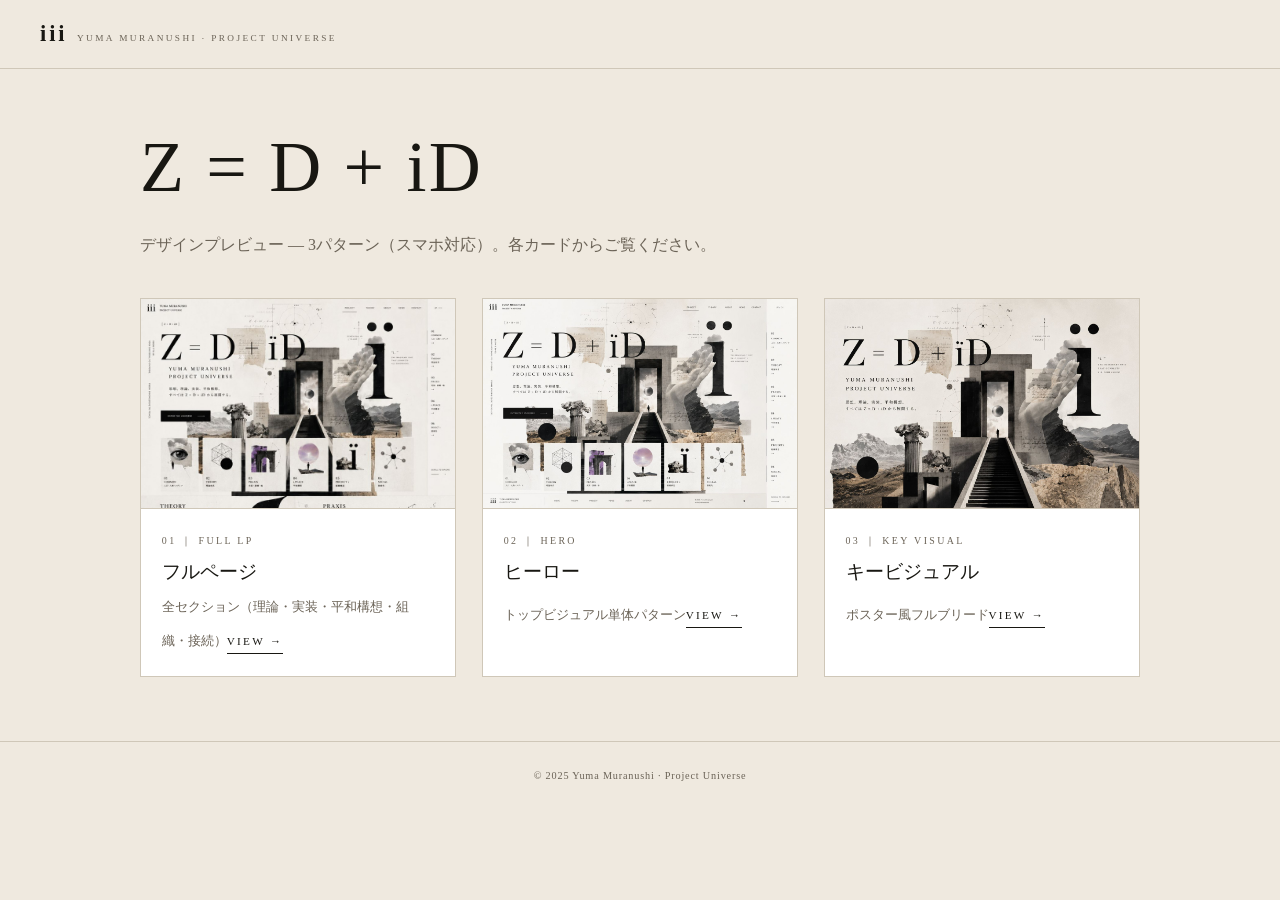
<file: index.html>
<!DOCTYPE html>
<html lang="ja">
<head>
<meta charset="UTF-8">
<meta name="viewport" content="width=device-width, initial-scale=1">
<title>YUMA MURANUSHI PROJECT UNIVERSE — Preview</title>
<meta name="description" content="Z = D + iD ｜ デザインプレビュー（3パターン・スマホ対応）">
<style>
  :root{--paper:#efe9df;--paper2:#e7e0d2;--ink:#181712;--accent:#6b6357;--line:#cfc7b8;--max:1080px}
  *{box-sizing:border-box}html,body{margin:0;padding:0}
  body{font-family:"Times New Roman","Noto Serif JP","Yu Mincho",serif;color:var(--ink);background:var(--paper);line-height:1.6;-webkit-font-smoothing:antialiased}
  img{display:block;max-width:100%}a{color:inherit;text-decoration:none}
  .top{display:flex;align-items:baseline;gap:.6rem;padding:1rem clamp(1rem,4vw,2.5rem);border-bottom:1px solid var(--line)}
  .top .mark{font-size:1.4rem;font-weight:700;letter-spacing:.13em}.top .sub{font-size:.58rem;letter-spacing:.26em;text-transform:uppercase;color:var(--accent)}
  .lead{max-width:var(--max);margin:0 auto;padding:2.6rem clamp(1rem,4vw,2.5rem) 1rem}
  .lead h1{font-size:clamp(2.4rem,8vw,4.5rem);font-weight:400;letter-spacing:.03em;margin:0 0 .4rem}
  .lead p{color:var(--accent);margin:0}
  .cards{max-width:var(--max);margin:0 auto;padding:1.5rem clamp(1rem,4vw,2.5rem) 4rem;display:grid;grid-template-columns:repeat(auto-fit,minmax(260px,1fr));gap:1.6rem}
  .card{border:1px solid var(--line);background:#fff;display:flex;flex-direction:column;transition:box-shadow .2s,transform .2s}
  .card:hover{box-shadow:0 10px 34px rgba(0,0,0,.13);transform:translateY(-3px)}
  .card .thumb{height:210px;background:var(--paper2) center top/cover no-repeat;border-bottom:1px solid var(--line)}
  .card .body{padding:1.1rem 1.3rem 1.4rem}
  .card .no{font-size:.62rem;letter-spacing:.24em;text-transform:uppercase;color:var(--accent)}
  .card h3{margin:.3rem 0 .35rem;font-size:1.2rem;font-weight:400}
  .card .d{font-size:.82rem;color:var(--accent)}
  .card .go{display:inline-block;margin-top:.9rem;font-size:.7rem;letter-spacing:.2em;text-transform:uppercase;border-bottom:1px solid var(--ink);padding-bottom:2px}
  footer{border-top:1px solid var(--line);padding:1.6rem;text-align:center;font-size:.64rem;color:var(--accent);letter-spacing:.08em}
</style>
</head>
<body>
<div class="top"><span class="mark">iii</span><span class="sub">Yuma Muranushi · Project Universe</span></div>
<div class="lead">
  <h1>Z = D + iD</h1>
  <p>デザインプレビュー — 3パターン（スマホ対応）。各カードからご覧ください。</p>
</div>
<div class="cards">
  <a class="card" href="IMG_3395.html">
    <span class="thumb" style="background-image:url('images/IMG_3395.JPG')"></span>
    <div class="body"><span class="no">01 ｜ Full LP</span><h3>フルページ</h3><span class="d">全セクション（理論・実装・平和構想・組織・接続）</span><span class="go">View →</span></div>
  </a>
  <a class="card" href="IMG_3396.html">
    <span class="thumb" style="background-image:url('images/IMG_3396.JPG')"></span>
    <div class="body"><span class="no">02 ｜ Hero</span><h3>ヒーロー</h3><span class="d">トップビジュアル単体パターン</span><span class="go">View →</span></div>
  </a>
  <a class="card" href="IMG_3397.html">
    <span class="thumb" style="background-image:url('images/IMG_3397.JPG')"></span>
    <div class="body"><span class="no">03 ｜ Key Visual</span><h3>キービジュアル</h3><span class="d">ポスター風フルブリード</span><span class="go">View →</span></div>
  </a>
</div>
<footer>© 2025 Yuma Muranushi · Project Universe</footer>
</body>
</html>
</file>
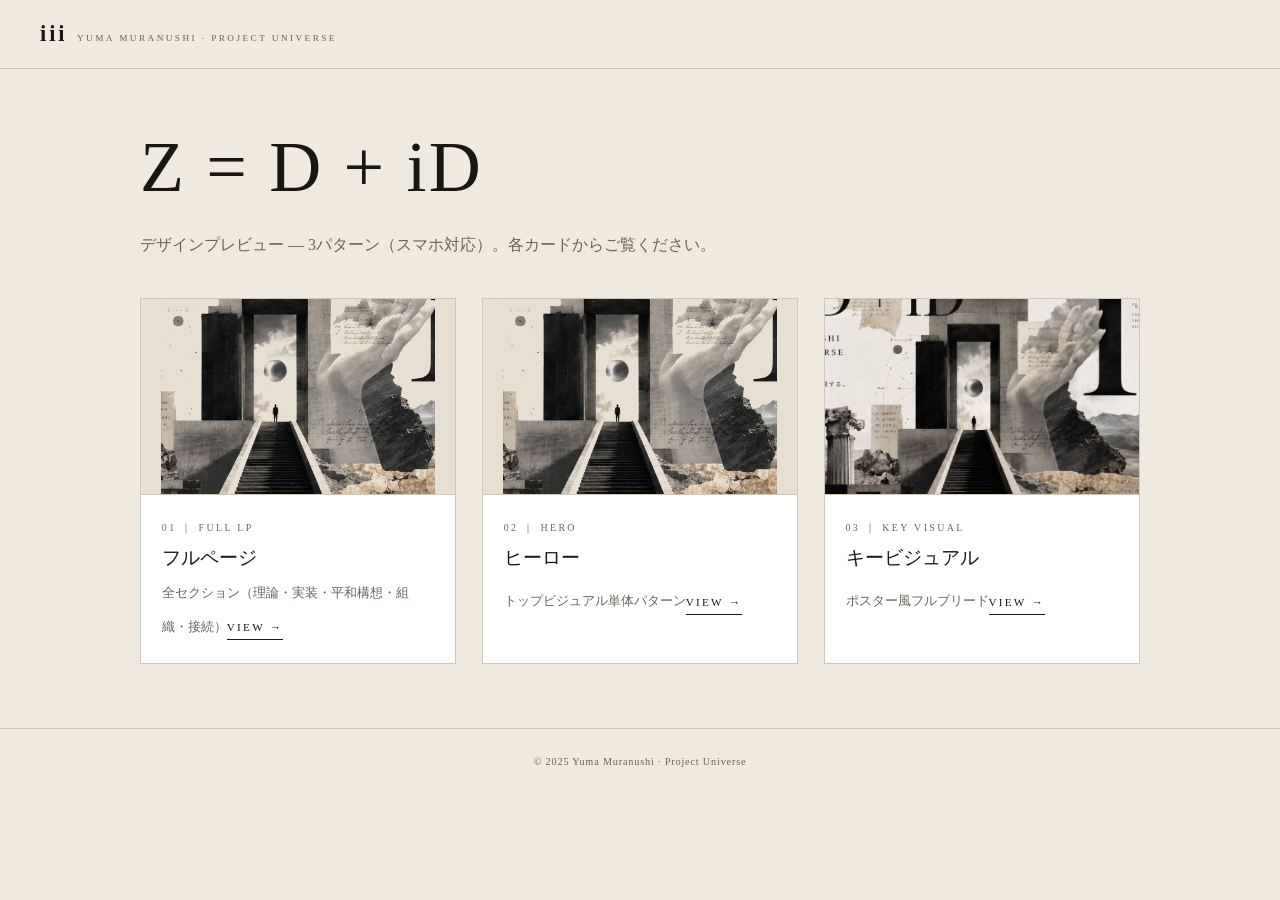
<file: coded/index.html>
<!DOCTYPE html>
<html lang="ja">
<head>
<meta charset="UTF-8">
<meta name="viewport" content="width=device-width, initial-scale=1">
<title>YUMA MURANUSHI PROJECT UNIVERSE — Preview</title>
<meta name="description" content="Z = D + iD ｜ デザインプレビュー（3パターン）">
<style>
  :root{--paper:#efe9df;--ink:#181712;--accent:#6b6357;--line:#cfc7b8;--max:1080px}
  *{box-sizing:border-box}html,body{margin:0;padding:0}
  body{font-family:"Times New Roman","Noto Serif JP","Yu Mincho",serif;color:var(--ink);background:var(--paper);line-height:1.6;-webkit-font-smoothing:antialiased}
  img{display:block;max-width:100%}a{color:inherit;text-decoration:none}
  .top{display:flex;align-items:baseline;gap:.6rem;padding:1rem clamp(1rem,4vw,2.5rem);border-bottom:1px solid var(--line)}
  .top .mark{font-size:1.4rem;font-weight:700;letter-spacing:.13em}.top .sub{font-size:.58rem;letter-spacing:.26em;text-transform:uppercase;color:var(--accent)}
  .lead{max-width:var(--max);margin:0 auto;padding:2.6rem clamp(1rem,4vw,2.5rem) 1rem}
  .lead h1{font-size:clamp(2.4rem,8vw,4.5rem);font-weight:400;letter-spacing:.03em;margin:0 0 .4rem}
  .lead p{color:var(--accent);margin:0}
  .cards{max-width:var(--max);margin:0 auto;padding:1.5rem clamp(1rem,4vw,2.5rem) 4rem;display:grid;grid-template-columns:repeat(auto-fit,minmax(260px,1fr));gap:1.6rem}
  .card{border:1px solid var(--line);background:#fff;display:flex;flex-direction:column;transition:box-shadow .2s,transform .2s}
  .card:hover{box-shadow:0 10px 34px rgba(0,0,0,.13);transform:translateY(-3px)}
  .card .thumb{aspect-ratio:16/10;background:var(--paper2,#e7e0d2) center/cover no-repeat;border-bottom:1px solid var(--line)}
  .card .body{padding:1.1rem 1.3rem 1.4rem}
  .card .no{font-size:.62rem;letter-spacing:.24em;text-transform:uppercase;color:var(--accent)}
  .card h3{margin:.3rem 0 .35rem;font-size:1.2rem;font-weight:400}
  .card .d{font-size:.82rem;color:var(--accent)}
  .card .go{display:inline-block;margin-top:.9rem;font-size:.7rem;letter-spacing:.2em;text-transform:uppercase;border-bottom:1px solid var(--ink);padding-bottom:2px}
  footer{border-top:1px solid var(--line);padding:1.6rem;text-align:center;font-size:.64rem;color:var(--accent);letter-spacing:.08em}
</style>
</head>
<body>
<div class="top"><span class="mark">iii</span><span class="sub">Yuma Muranushi · Project Universe</span></div>
<div class="lead">
  <h1>Z = D + iD</h1>
  <p>デザインプレビュー — 3パターン（スマホ対応）。各カードからご覧ください。</p>
</div>
<div class="cards">
  <a class="card" href="full-new.html">
    <span class="thumb" style="background-image:url('assets/cut/hero_mass.png');background-size:contain;background-position:center;background-color:#e7e0d2"></span>
    <div class="body"><span class="no">01 ｜ Full LP</span><h3>フルページ</h3><span class="d">全セクション（理論・実装・平和構想・組織・接続）</span><span class="go">View →</span></div>
  </a>
  <a class="card" href="IMG_3396.html">
    <span class="thumb" style="background-image:url('assets/cut/hero_mass.png');background-size:contain;background-position:center;background-color:#e7e0d2"></span>
    <div class="body"><span class="no">02 ｜ Hero</span><h3>ヒーロー</h3><span class="d">トップビジュアル単体パターン</span><span class="go">View →</span></div>
  </a>
  <a class="card" href="IMG_3397.html">
    <span class="thumb" style="background-image:url('assets/kv_3397.jpg');background-size:cover;background-position:center"></span>
    <div class="body"><span class="no">03 ｜ Key Visual</span><h3>キービジュアル</h3><span class="d">ポスター風フルブリード</span><span class="go">View →</span></div>
  </a>
</div>
<footer>© 2025 Yuma Muranushi · Project Universe</footer>
</body>
</html>
</file>
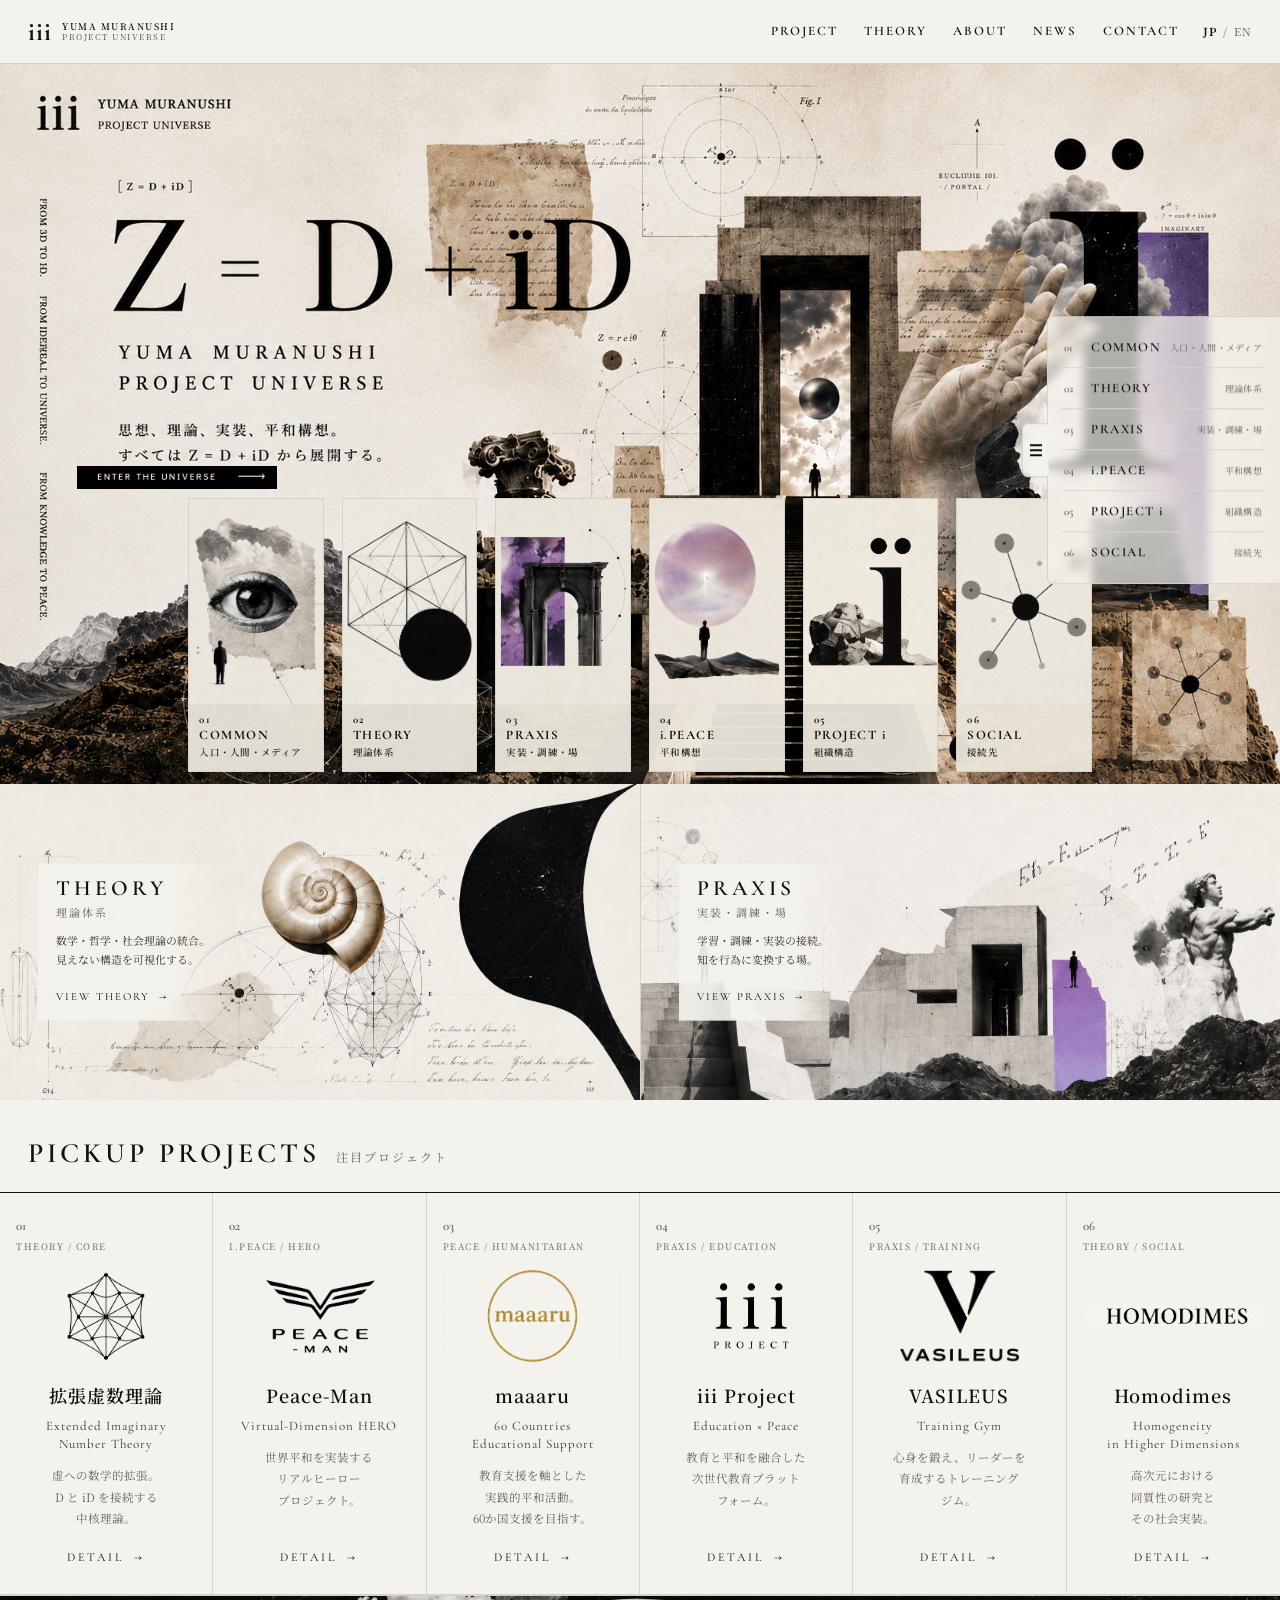
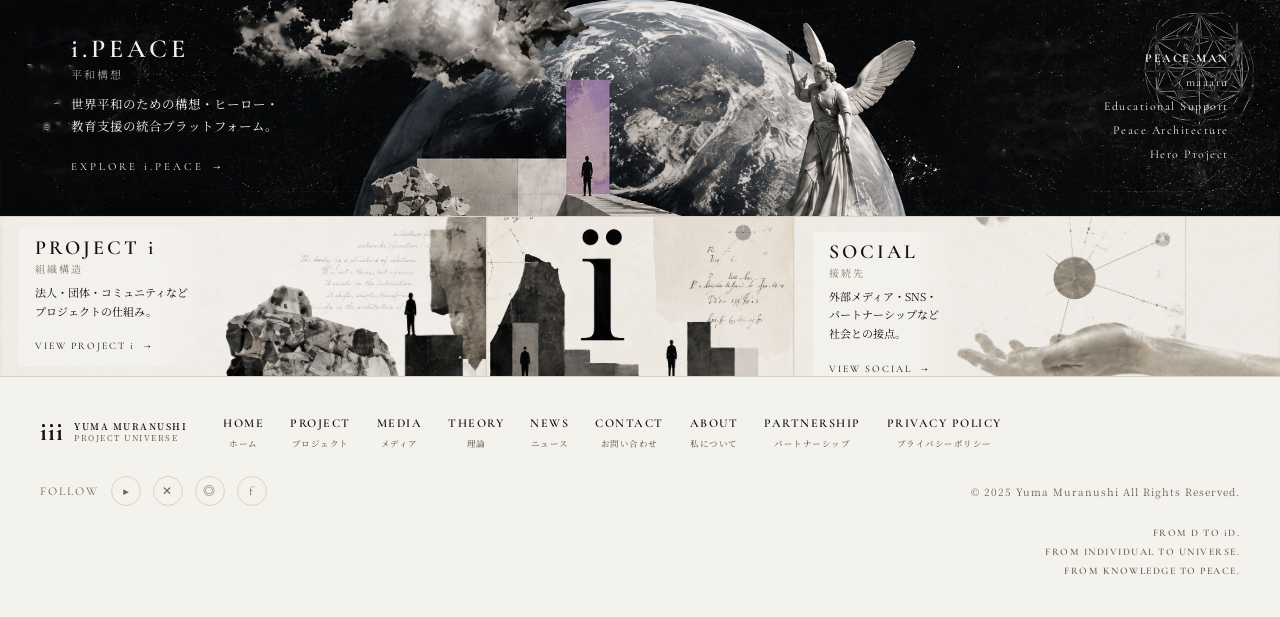
<file: v3/index.html>
<!DOCTYPE html>
<html lang="ja">
<head>
<meta charset="UTF-8">
<meta name="viewport" content="width=device-width, initial-scale=1.0">
<title>YUMA MURANUSHI / PROJECT UNIVERSE — Z = D + iD</title>
<meta name="description" content="思想、理論、実装、平和構想、すべては Z = D + iD から展開する。YUMA MURANUSHI PROJECT UNIVERSE">
<link rel="preconnect" href="https://fonts.googleapis.com">
<link rel="preconnect" href="https://fonts.gstatic.com" crossorigin>
<link href="https://fonts.googleapis.com/css2?family=Cormorant+Garamond:wght@400;500;600;700&family=Noto+Serif+JP:wght@400;500;600;700&display=swap" rel="stylesheet">
<link rel="stylesheet" href="css/style.css">
</head>
<body>

<!-- ============ HEADER (fixed) ============ -->
<header class="site-header" id="siteHeader">
  <a class="brand" data-link="enter" href="https://iii-iii.com/">
    <span class="brand-logo">iii</span>
    <span class="brand-name">YUMA MURANUSHI<small>PROJECT UNIVERSE</small></span>
  </a>

  <nav class="header-nav" aria-label="メインナビ">
    <a data-link="header_project" href="https://iii-iii.com/project/">PROJECT</a>
    <a data-link="header_theory"  href="https://iii-iii.com/i-theory/">THEORY</a>
    <a data-link="header_about"   href="https://yuma-muranushi.jp/">ABOUT</a>
    <a data-link="header_news"    href="https://iii-iii.com/i.media/">NEWS</a>
    <a data-link="header_contact" href="https://line.me/R/ti/p/@082qgqqf">CONTACT</a>
  </nav>

  <div class="header-lang"><a href="#" aria-current="true">JP</a><span>/</span><a href="#">EN</a></div>

  <button class="hamburger" id="hamburger" aria-label="メニューを開く" aria-expanded="false">
    <span></span><span></span><span></span>
  </button>
</header>

<!-- off-canvas drawer (mobile) -->
<div class="drawer-backdrop" id="drawerBackdrop"></div>
<aside class="drawer" id="drawer" aria-hidden="true">
  <nav aria-label="モバイルナビ">
    <p class="drawer-cap">MENU</p>
    <a data-link="header_project" href="https://iii-iii.com/project/">PROJECT</a>
    <a data-link="header_theory"  href="https://iii-iii.com/i-theory/">THEORY</a>
    <a data-link="header_about"   href="https://yuma-muranushi.jp/">ABOUT</a>
    <a data-link="header_news"    href="https://iii-iii.com/i.media/">NEWS</a>
    <a data-link="header_contact" href="https://line.me/R/ti/p/@082qgqqf">CONTACT</a>
    <p class="drawer-cap">UNIVERSE</p>
    <a data-link="nav_common"   href="https://iii-iii.com/i.media/"><b>01</b> COMMON</a>
    <a data-link="nav_theory"   href="https://iii-iii.com/i-theory/"><b>02</b> THEORY</a>
    <a data-link="nav_praxis"   href="https://iii-iii.com/grid/"><b>03</b> PRAXIS</a>
    <a data-link="nav_ipeace"   href="https://iii-iii.com/i.peace/"><b>04</b> i.PEACE</a>
    <a data-link="nav_projecti" href="https://iii-iii.com/organization/"><b>05</b> PROJECT i</a>
    <a data-link="nav_social"   href="#"><b>06</b> SOCIAL</a>
  </nav>
</aside>

<!-- ============ サイドバー（文字のみ・全幅の上にオーバーレイ／開閉可） ============ -->
<aside class="sidebar" id="sidebar" aria-label="ユニバースナビ">
  <button class="side-toggle" id="sideToggle" aria-label="ナビ開閉" aria-expanded="true"><span></span></button>
  <ol class="side-nav">
    <li><a data-link="nav_common"   href="https://iii-iii.com/i.media/"><b>01</b><span>COMMON</span><small>入口・人間・メディア</small></a></li>
    <li><a data-link="nav_theory"   href="https://iii-iii.com/i-theory/"><b>02</b><span>THEORY</span><small>理論体系</small></a></li>
    <li><a data-link="nav_praxis"   href="https://iii-iii.com/grid/"><b>03</b><span>PRAXIS</span><small>実装・調練・場</small></a></li>
    <li><a data-link="nav_ipeace"   href="https://iii-iii.com/i.peace/"><b>04</b><span>i.PEACE</span><small>平和構想</small></a></li>
    <li><a data-link="nav_projecti" href="https://iii-iii.com/organization/"><b>05</b><span>PROJECT i</span><small>組織構造</small></a></li>
    <li><a data-link="nav_social"   href="#"><b>06</b><span>SOCIAL</span><small>接続先</small></a></li>
  </ol>
</aside>

<!-- ============ MAIN（フルブリード） ============ -->
<main class="main">

    <!-- HERO -->
    <section class="hero">
      <div class="hero-media">
      <picture>
        <source media="(max-width:600px)"  srcset="images/mv-sp.png">
        <source media="(max-width:1023px)" srcset="images/mv-tablet.png">
        <img src="images/mv-pc.png" alt="Z = D + iD — YUMA MURANUSHI PROJECT UNIVERSE">
      </picture>
      <a class="enter-btn" data-link="enter" href="https://iii-iii.com/">
        <img src="images/enter-universe.png" alt="ENTER THE UNIVERSE">
      </a>
      </div>

      <!-- ヒーロー下部の6カラム（大きい画像＋下にラベル／MV上に乗る） -->
      <nav class="hero-nav" aria-label="セクションナビ">
        <a data-link="nav_common"   href="https://iii-iii.com/i.media/"><img src="images/nav-01-common.png" alt=""><span class="hn-label"><b>01</b>COMMON<small>入口・人間・メディア</small></span></a>
        <a data-link="nav_theory"   href="https://iii-iii.com/i-theory/"><img src="images/nav-02-theory.png" alt=""><span class="hn-label"><b>02</b>THEORY<small>理論体系</small></span></a>
        <a data-link="nav_praxis"   href="https://iii-iii.com/grid/"><img src="images/nav-03-praxis.png" alt=""><span class="hn-label"><b>03</b>PRAXIS<small>実装・調練・場</small></span></a>
        <a data-link="nav_ipeace"   href="https://iii-iii.com/i.peace/"><img src="images/nav-04-ipeace.png" alt=""><span class="hn-label"><b>04</b>i.PEACE<small>平和構想</small></span></a>
        <a data-link="nav_projecti" href="https://iii-iii.com/organization/"><img src="images/nav-05-projecti.png" alt=""><span class="hn-label"><b>05</b>PROJECT i<small>組織構造</small></span></a>
        <a data-link="nav_social"   href="#"><img src="images/nav-06-social.png" alt=""><span class="hn-label"><b>06</b>SOCIAL<small>接続先</small></span></a>
      </nav>
    </section>

    <!-- ===== 中間セクション THEORY / PRAXIS (hybrid: 背景画像＋編集可テキスト) ===== -->
    <section class="mid">
      <a class="mid-band" data-link="mid_theory" href="https://iii-iii.com/i-theory/">
        <img src="images/mid-theory.png" alt="">
        <div class="mid-text">
          <h3>THEORY</h3>
          <p class="mid-sub">理論体系</p>
          <p class="mid-body">数学・哲学・社会理論の統合。<br>見えない構造を可視化する。</p>
          <span class="mid-view">VIEW THEORY <i>&rarr;</i></span>
        </div>
      </a>
      <a class="mid-band" data-link="mid_praxis" href="https://iii-iii.com/grid/">
        <img src="images/mid-praxis.png" alt="">
        <div class="mid-text">
          <h3>PRAXIS</h3>
          <p class="mid-sub">実装・調練・場</p>
          <p class="mid-body">学習・調練・実装の接続。<br>知を行為に変換する場。</p>
          <span class="mid-view">VIEW PRAXIS <i>&rarr;</i></span>
        </div>
      </a>
    </section>

    <!-- PICKUP PROJECTS -->
    <section class="pickup" id="pickup">
      <div class="sec-head">
        <h2>PICKUP PROJECTS</h2><p class="sec-sub">注目プロジェクト</p>
      </div>

      <div class="card-grid">
        <a class="card" data-link="card_theory" href="https://iii-iii.com/i-theory/">
          <span class="card-no">01</span><span class="card-cat">THEORY / CORE</span>
          <span class="card-icon" style="background-image:url(images/logo-01-theory.png)"></span>
          <span class="card-title">拡張虚数理論</span>
          <span class="card-en">Extended Imaginary<br>Number Theory</span>
          <span class="card-body">虚への数学的拡張。<br>D と iD を接続する<br>中核理論。</span>
          <span class="card-detail">DETAIL <i>&rarr;</i></span>
        </a>
        <a class="card" data-link="card_peaceman" href="https://peace-man.space">
          <span class="card-no">02</span><span class="card-cat">I.PEACE / HERO</span>
          <span class="card-icon" style="background-image:url(images/logo-02-peaceman.png)"></span>
          <span class="card-title">Peace-Man</span>
          <span class="card-en">Virtual-Dimension HERO</span>
          <span class="card-body">世界平和を実装する<br>リアルヒーロー<br>プロジェクト。</span>
          <span class="card-detail">DETAIL <i>&rarr;</i></span>
        </a>
        <a class="card" data-link="card_maaaru" href="https://maaaru.org">
          <span class="card-no">03</span><span class="card-cat">PEACE / HUMANITARIAN</span>
          <span class="card-icon" style="background-image:url(images/logo-03-maaaru.png)"></span>
          <span class="card-title">maaaru</span>
          <span class="card-en">60 Countries<br>Educational Support</span>
          <span class="card-body">教育支援を軸とした<br>実践的平和活動。<br>60か国支援を目指す。</span>
          <span class="card-detail">DETAIL <i>&rarr;</i></span>
        </a>
        <a class="card" data-link="card_iiiproject" href="https://utage-system.com/p/ahvsB4JoN9vL">
          <span class="card-no">04</span><span class="card-cat">PRAXIS / EDUCATION</span>
          <span class="card-icon" style="background-image:url(images/logo-04-iiiproject.png)"></span>
          <span class="card-title">iii Project</span>
          <span class="card-en">Education &times; Peace</span>
          <span class="card-body">教育と平和を融合した<br>次世代教育プラット<br>フォーム。</span>
          <span class="card-detail">DETAIL <i>&rarr;</i></span>
        </a>
        <a class="card" data-link="card_vasileus" href="#">
          <span class="card-no">05</span><span class="card-cat">PRAXIS / TRAINING</span>
          <span class="card-icon" style="background-image:url(images/logo-05-vasileus.png)"></span>
          <span class="card-title">VASILEUS</span>
          <span class="card-en">Training Gym</span>
          <span class="card-body">心身を鍛え、リーダーを<br>育成するトレーニング<br>ジム。</span>
          <span class="card-detail">DETAIL <i>&rarr;</i></span>
        </a>
        <a class="card" data-link="card_homodimes" href="https://iii-iii.com/homodimes">
          <span class="card-no">06</span><span class="card-cat">THEORY / SOCIAL</span>
          <span class="card-icon" style="background-image:url(images/logo-06-homodimes.png)"></span>
          <span class="card-title">Homodimes</span>
          <span class="card-en">Homogeneity<br>in Higher Dimensions</span>
          <span class="card-body">高次元における<br>同質性の研究と<br>その社会実装。</span>
          <span class="card-detail">DETAIL <i>&rarr;</i></span>
        </a>
      </div>
    </section>

    <!-- ===== 下部バンド (横長の帯。文字無し背景＋編集可HTMLテキスト) ===== -->
    <section class="bands">

      <!-- i.PEACE（黒帯） -->
      <a class="band band-dark" data-link="band_ipeace" href="https://iii-iii.com/i.peace/">
        <img src="images/band-ipeace-clean.png" alt="">
        <div class="band-text band-left">
          <h3>i.PEACE</h3><p class="band-sub">平和構想</p>
          <p class="band-body">世界平和のための構想・ヒーロー・<br>教育支援の統合プラットフォーム。</p>
          <span class="band-view">EXPLORE i.PEACE <i>&rarr;</i></span>
        </div>
        <ul class="band-list">
          <li>PEACE-MAN</li><li>maaaru</li><li>Educational Support</li>
          <li>Peace Architecture</li><li>Hero Project</li>
        </ul>
      </a>

      <!-- 大きいï / PROJECT i / SOCIAL の3枚は横並び（高さ揃え・幅は比率） -->
      <div class="band-row">

        <!-- PROJECT i（クリーム）＝左 -->
        <a class="band band-cell band-light" data-link="band_projecti" href="https://iii-iii.com/organization/" style="flex:2.84 1 0">
          <img src="images/band-projecti-clean.png" alt="">
          <div class="band-text band-left">
            <h3>PROJECT i</h3><p class="band-sub">組織構造</p>
            <p class="band-body">法人・団体・コミュニティなど<br>プロジェクトの仕組み。</p>
            <span class="band-view">VIEW PROJECT i <i>&rarr;</i></span>
          </div>
        </a>

        <!-- 大きい ï（装飾・文字なし／細い）＝真ん中 -->
        <a class="band band-cell" data-link="band_bigi" href="https://iii-iii.com/project/" style="flex:1.785 1 0">
          <img src="images/band-bigi.png" alt="PROJECT i">
        </a>

        <!-- SOCIAL（クリーム） -->
        <a class="band band-cell band-light" data-link="band_social" href="#" style="flex:2.84 1 0">
          <img src="images/band-social-clean.png" alt="">
          <div class="band-text band-topleft">
            <h3>SOCIAL</h3><p class="band-sub">接続先</p>
            <p class="band-body">外部メディア・SNS・<br>パートナーシップなど<br>社会との接点。</p>
            <span class="band-view">VIEW SOCIAL <i>&rarr;</i></span>
          </div>
        </a>

      </div>

    </section>

  </main>

<!-- ============ FOOTER ============ -->
<footer class="site-footer">
  <a class="brand" data-link="foot_home" href="https://iii-iii.com/">
    <span class="brand-logo">iii</span>
    <span class="brand-name">YUMA MURANUSHI<small>PROJECT UNIVERSE</small></span>
  </a>
  <nav class="footer-nav">
    <a data-link="foot_home"        href="https://iii-iii.com/">HOME<small>ホーム</small></a>
    <a data-link="foot_project"     href="https://iii-iii.com/project/">PROJECT<small>プロジェクト</small></a>
    <a data-link="foot_media"       href="https://iii-iii.com/i.media/">MEDIA<small>メディア</small></a>
    <a data-link="foot_theory"      href="https://iii-iii.com/i-theory/">THEORY<small>理論</small></a>
    <a data-link="foot_news"        href="https://iii-iii.com/i.media/">NEWS<small>ニュース</small></a>
    <a data-link="foot_contact"     href="https://line.me/R/ti/p/@082qgqqf">CONTACT<small>お問い合わせ</small></a>
    <a data-link="foot_about"       href="https://yuma-muranushi.jp/">ABOUT<small>私について</small></a>
    <a data-link="foot_partnership" href="#">PARTNERSHIP<small>パートナーシップ</small></a>
    <a data-link="foot_privacy"     href="#">PRIVACY POLICY<small>プライバシーポリシー</small></a>
  </nav>
  <div class="footer-sns">
    <span>FOLLOW</span>
    <a data-link="sns_youtube"   href="https://www.youtube.com/@PEACE-PEACE-PEACE-PEACE" aria-label="YouTube">▶</a>
    <a data-link="sns_x"         href="#" aria-label="X">✕</a>
    <a data-link="sns_instagram" href="https://www.instagram.com/muranushing" aria-label="Instagram">◎</a>
    <a data-link="sns_facebook"  href="#" aria-label="Facebook">f</a>
  </div>
  <p class="copyright">© 2025 Yuma Muranushi All Rights Reserved.</p>
  <p class="footer-tagline">FROM D TO iD.<br>FROM INDIVIDUAL TO UNIVERSE.<br>FROM KNOWLEDGE TO PEACE.</p>
</footer>

<script src="js/script.js"></script>
</body>
</html>
</file>
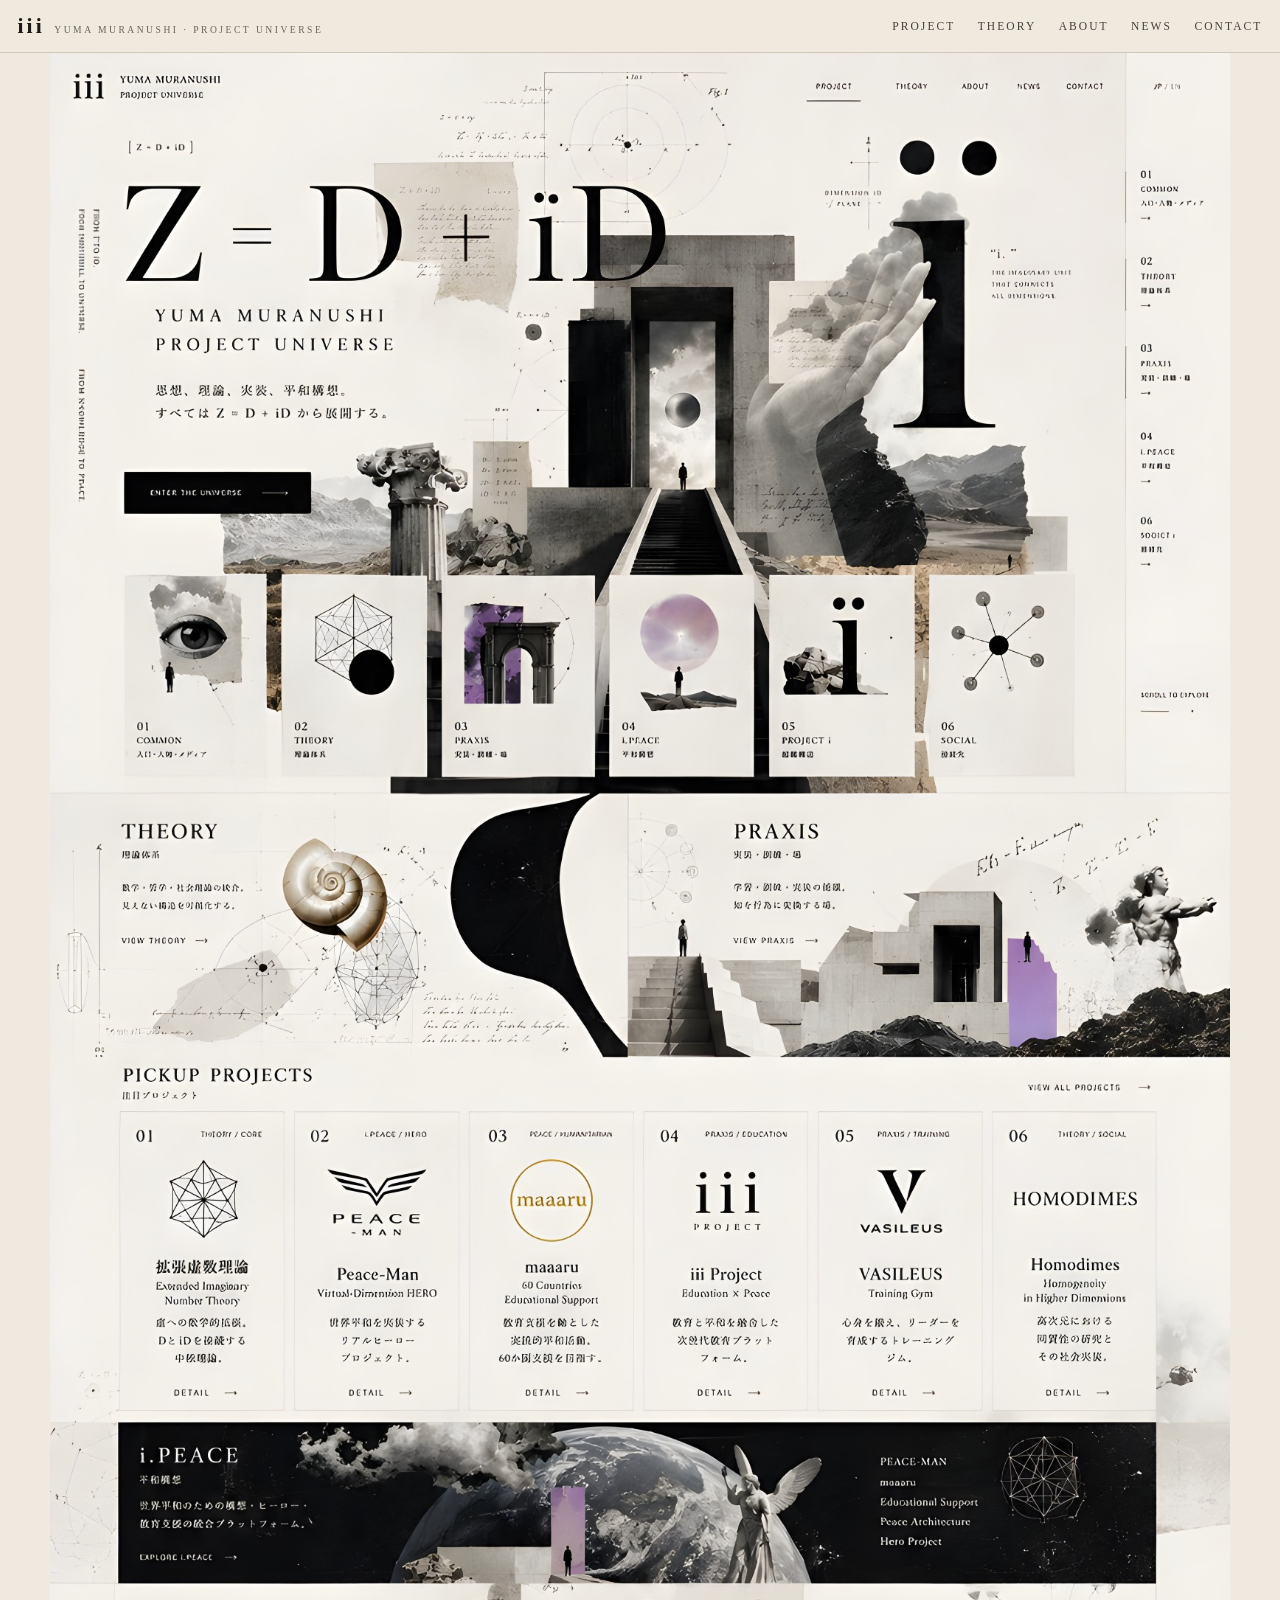
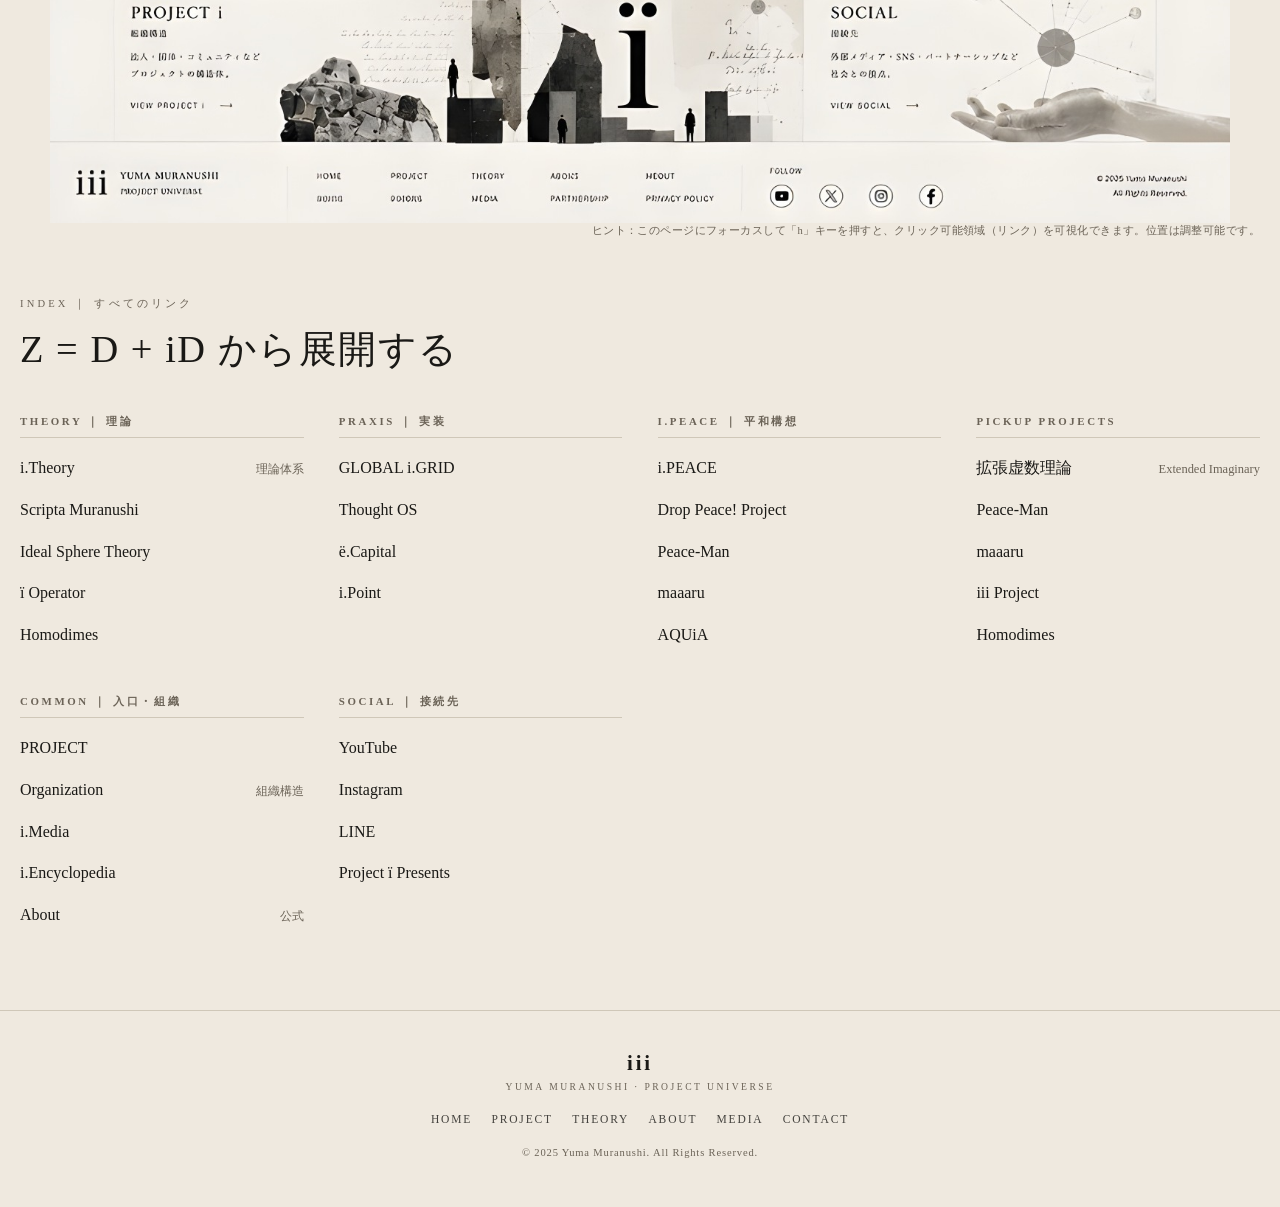
<file: IMG_3395.html>
<!DOCTYPE html>
<html lang="ja">
<head>
<meta charset="UTF-8">
<meta name="viewport" content="width=device-width, initial-scale=1">
<title>Z = D + iD ｜ YUMA MURANUSHI PROJECT UNIVERSE — Full Page</title>
<meta name="description" content="YUMA MURANUSHI / PROJECT UNIVERSE。Theory・Praxis・i.PEACE・Project・Social。すべては Z = D + iD から展開する。">
<link rel="stylesheet" href="css/style.css">
</head>
<body>

<!-- ===================== Sticky top bar ===================== -->
<header class="topbar">
  <a class="brand" href="https://iii-iii.com/">
    <span class="mark">iii</span>
    <span class="sub">Yuma Muranushi · Project Universe</span>
  </a>
  <nav class="inline">
    <a href="https://iii-iii.com/project/">Project</a>
    <a href="https://iii-iii.com/i-theory/">Theory</a>
    <a href="https://yuma-muranushi.jp/">About</a>
    <a href="https://iii-iii.com/i.media/">News</a>
    <a href="https://line.me/R/ti/p/@082qgqqf">Contact</a>
  </nav>
  <button class="nav-toggle" aria-label="メニューを開く"><span></span><span></span><span></span></button>
</header>

<!-- ===================== Fullscreen menu ===================== -->
<div class="menu" role="dialog" aria-label="サイトメニュー">
  <button class="close" aria-label="閉じる">&times;</button>
  <div class="menu-grid">
    <div>
      <h4>Theory ｜ 理論</h4>
      <a href="https://iii-iii.com/i-theory/">i.Theory<span class="ja">理論体系</span></a>
      <a href="https://iii-iii.com/scripta-muranushi/">Scripta Muranushi</a>
      <a href="https://iii-iii.com/iarche-sphere/">Ideal Sphere Theory</a>
      <a href="https://iii-iii.com/operator/">ï Operator</a>
      <a href="https://iii-iii.com/homodimes">Homodimes</a>
    </div>
    <div>
      <h4>Praxis ｜ 実装</h4>
      <a href="https://iii-iii.com/grid/">GLOBAL i.GRID</a>
      <a href="https://iii-iii.com/delta-zyccq/">Thought OS</a>
      <a href="https://iii-iii.com/e.capital/">ë.Capital</a>
      <a href="https://iii-iii.com/point/">i.Point</a>
    </div>
    <div>
      <h4>i.PEACE ｜ 平和構想</h4>
      <a href="https://iii-iii.com/i.peace/">i.PEACE</a>
      <a href="https://peace-peace-peace.com/">Drop Peace! Project</a>
      <a href="https://peace-man.space/">Peace-Man</a>
      <a href="https://maaaru.org/">maaaru</a>
      <a href="https://iii-iii.com/aquia/">AQUiA</a>
    </div>
    <div>
      <h4>Common ｜ 入口・組織</h4>
      <a href="https://iii-iii.com/project/">PROJECT</a>
      <a href="https://iii-iii.com/organization/">Organization<span class="ja">組織構造</span></a>
      <a href="https://iii-iii.com/i.media/">i.Media</a>
      <a href="https://iii-iii.com/i-encyclopedia/">i.Encyclopedia</a>
      <a href="https://yuma-muranushi.jp/">About<span class="ja">公式</span></a>
    </div>
    <div>
      <h4>Social ｜ 接続先</h4>
      <a href="https://www.youtube.com/@PEACE-PEACE-PEACE-PEACE">YouTube</a>
      <a href="https://www.instagram.com/muranushing">Instagram</a>
      <a href="https://line.me/R/ti/p/@082qgqqf">LINE</a>
      <a href="https://utage-system.com/p/ahvsB4JoN9vL">Project ï Presents</a>
    </div>
  </div>
</div>

<!-- ===================== Stage (mockup + hotspots) ===================== -->
<!-- IMG_3395.JPG : 800 x 1200 (full page) -->
<main class="stage stage--portrait" aria-label="フルページ（クリック可能領域あり）">
  <img src="images/IMG_3395_hi.jpg" alt="YUMA MURANUSHI PROJECT UNIVERSE フルページ — Z = D + iD">

  <!-- top bar -->
  <a class="hot" href="https://iii-iii.com/"          style="left:1.5%;top:1.3%;width:15%;height:3%"><span class="vh">ホーム</span></a>
  <a class="hot" href="https://iii-iii.com/project/"  style="left:62.5%;top:1.4%;width:7%;height:2.8%"><span class="vh">Project</span></a>
  <a class="hot" href="https://iii-iii.com/i-theory/" style="left:69.5%;top:1.4%;width:6.5%;height:2.8%"><span class="vh">Theory</span></a>
  <a class="hot" href="https://yuma-muranushi.jp/"    style="left:76%;top:1.4%;width:5%;height:2.8%"><span class="vh">About</span></a>
  <a class="hot" href="https://iii-iii.com/i.media/"  style="left:81%;top:1.4%;width:5%;height:2.8%"><span class="vh">News</span></a>
  <a class="hot" href="https://line.me/R/ti/p/@082qgqqf" style="left:86%;top:1.4%;width:6.5%;height:2.8%"><span class="vh">Contact</span></a>

  <!-- right vertical index 01-06 -->
  <a class="hot" href="https://iii-iii.com/i.media/"      style="left:88%;top:5.5%;width:11%;height:4.5%"><span class="vh">01 COMMON 入口・人物・メディア</span></a>
  <a class="hot" href="https://iii-iii.com/i-theory/"     style="left:88%;top:10.3%;width:11%;height:4.5%"><span class="vh">02 THEORY 理論体系</span></a>
  <a class="hot" href="https://iii-iii.com/grid/"         style="left:88%;top:15.1%;width:11%;height:4.5%"><span class="vh">03 PRAXIS 実装・訓練・場</span></a>
  <a class="hot" href="https://iii-iii.com/i.peace/"      style="left:88%;top:19.9%;width:11%;height:4.5%"><span class="vh">04 i.PEACE 平和構想</span></a>
  <a class="hot" href="https://iii-iii.com/organization/" style="left:88%;top:24.7%;width:11%;height:4.5%"><span class="vh">05 PROJECT i 組織構造</span></a>
  <a class="hot" href="https://www.youtube.com/@PEACE-PEACE-PEACE-PEACE" style="left:88%;top:29.1%;width:11%;height:4.5%"><span class="vh">06 SOCIAL 接続先</span></a>

  <!-- ENTER THE UNIVERSE -->
  <a class="hot" href="https://iii-iii.com/project/" style="left:4%;top:23%;width:22%;height:4%"><span class="vh">ENTER THE UNIVERSE</span></a>

  <!-- 6 category cards row -->
  <a class="hot" href="https://iii-iii.com/i.media/"      style="left:5%;top:25%;width:13.5%;height:14%"><span class="vh">01 COMMON</span></a>
  <a class="hot" href="https://iii-iii.com/i-theory/"     style="left:20%;top:25%;width:12.5%;height:14%"><span class="vh">02 THEORY</span></a>
  <a class="hot" href="https://iii-iii.com/grid/"         style="left:34%;top:25%;width:12.5%;height:14%"><span class="vh">03 PRAXIS</span></a>
  <a class="hot" href="https://iii-iii.com/i.peace/"      style="left:48%;top:25%;width:12.5%;height:14%"><span class="vh">04 i.PEACE</span></a>
  <a class="hot" href="https://iii-iii.com/organization/" style="left:62%;top:25%;width:12.5%;height:14%"><span class="vh">05 PROJECT i</span></a>
  <a class="hot" href="https://www.youtube.com/@PEACE-PEACE-PEACE-PEACE" style="left:76%;top:25%;width:13%;height:14%"><span class="vh">06 SOCIAL</span></a>

  <!-- THEORY / PRAXIS （ブロック全体） -->
  <a class="hot" href="https://iii-iii.com/i-theory/" style="left:4%;top:42%;width:44%;height:13%"><span class="vh">THEORY 理論体系</span></a>
  <a class="hot" href="https://iii-iii.com/grid/"     style="left:52%;top:42%;width:43%;height:13%"><span class="vh">PRAXIS 実装・訓練・場</span></a>

  <!-- PICKUP PROJECTS : VIEW ALL -->
  <a class="hot" href="https://iii-iii.com/project/" style="left:79%;top:55.5%;width:16%;height:2.6%"><span class="vh">VIEW ALL PROJECTS</span></a>

  <!-- PICKUP PROJECTS : 6 cards -->
  <a class="hot" href="https://iii-iii.com/i-theory/"            style="left:5%;top:60%;width:15%;height:16%"><span class="vh">01 拡張虚数理論 Extended Imaginary Number Theory</span></a>
  <a class="hot" href="https://peace-man.space/"                style="left:20.5%;top:60%;width:15%;height:16%"><span class="vh">02 Peace-Man</span></a>
  <a class="hot" href="https://maaaru.org/"                     style="left:36%;top:60%;width:15%;height:16%"><span class="vh">03 maaaru</span></a>
  <a class="hot" href="https://utage-system.com/p/ahvsB4JoN9vL" style="left:51%;top:60%;width:14.5%;height:16%"><span class="vh">04 iii Project</span></a>
  <!-- TODO: VASILEUS の専用URLが未確認のため暫定で /project/ を指定 -->
  <a class="hot" href="https://iii-iii.com/project/"            style="left:66%;top:60%;width:14%;height:16%"><span class="vh">05 VASILEUS（URL要確認）</span></a>
  <a class="hot" href="https://iii-iii.com/homodimes"           style="left:80%;top:60%;width:15%;height:16%"><span class="vh">06 Homodimes</span></a>

  <!-- i.PEACE band -->
  <a class="hot" href="https://iii-iii.com/i.peace/" style="left:4%;top:79%;width:24%;height:6%"><span class="vh">EXPLORE i.PEACE</span></a>

  <!-- PROJECT i (組織構造) -->
  <a class="hot" href="https://iii-iii.com/organization/" style="left:4%;top:86%;width:42%;height:7%"><span class="vh">PROJECT i 組織構造</span></a>

  <!-- SOCIAL -->
  <a class="hot" href="https://www.youtube.com/@PEACE-PEACE-PEACE-PEACE" style="left:54%;top:86%;width:41%;height:7%"><span class="vh">SOCIAL 接続先</span></a>

  <!-- footer logo -->
  <a class="hot" href="https://iii-iii.com/" style="left:3%;top:94.5%;width:16%;height:3.5%"><span class="vh">ホーム</span></a>
</main>

<p class="hint">ヒント：このページにフォーカスして「h」キーを押すと、クリック可能領域（リンク）を可視化できます。位置は調整可能です。</p>

<!-- ===================== Sitemap / link index ===================== -->
<section class="sitemap" aria-label="サイト内リンク一覧">
  <p class="eyebrow">Index ｜ すべてのリンク</p>
  <h2>Z = D + iD から展開する</h2>
  <div class="cols">
    <div>
      <h4>Theory ｜ 理論</h4>
      <ul>
        <li><a href="https://iii-iii.com/i-theory/">i.Theory<span class="ja">理論体系</span></a></li>
        <li><a href="https://iii-iii.com/scripta-muranushi/">Scripta Muranushi</a></li>
        <li><a href="https://iii-iii.com/iarche-sphere/">Ideal Sphere Theory</a></li>
        <li><a href="https://iii-iii.com/operator/">ï Operator</a></li>
        <li><a href="https://iii-iii.com/homodimes">Homodimes</a></li>
      </ul>
    </div>
    <div>
      <h4>Praxis ｜ 実装</h4>
      <ul>
        <li><a href="https://iii-iii.com/grid/">GLOBAL i.GRID</a></li>
        <li><a href="https://iii-iii.com/delta-zyccq/">Thought OS</a></li>
        <li><a href="https://iii-iii.com/e.capital/">ë.Capital</a></li>
        <li><a href="https://iii-iii.com/point/">i.Point</a></li>
      </ul>
    </div>
    <div>
      <h4>i.PEACE ｜ 平和構想</h4>
      <ul>
        <li><a href="https://iii-iii.com/i.peace/">i.PEACE</a></li>
        <li><a href="https://peace-peace-peace.com/">Drop Peace! Project</a></li>
        <li><a href="https://peace-man.space/">Peace-Man</a></li>
        <li><a href="https://maaaru.org/">maaaru</a></li>
        <li><a href="https://iii-iii.com/aquia/">AQUiA</a></li>
      </ul>
    </div>
    <div>
      <h4>Pickup Projects</h4>
      <ul>
        <li><a href="https://iii-iii.com/i-theory/">拡張虚数理論<span class="ja">Extended Imaginary</span></a></li>
        <li><a href="https://peace-man.space/">Peace-Man</a></li>
        <li><a href="https://maaaru.org/">maaaru</a></li>
        <li><a href="https://utage-system.com/p/ahvsB4JoN9vL">iii Project</a></li>
        <li><a href="https://iii-iii.com/homodimes">Homodimes</a></li>
      </ul>
    </div>
    <div>
      <h4>Common ｜ 入口・組織</h4>
      <ul>
        <li><a href="https://iii-iii.com/project/">PROJECT</a></li>
        <li><a href="https://iii-iii.com/organization/">Organization<span class="ja">組織構造</span></a></li>
        <li><a href="https://iii-iii.com/i.media/">i.Media</a></li>
        <li><a href="https://iii-iii.com/i-encyclopedia/">i.Encyclopedia</a></li>
        <li><a href="https://yuma-muranushi.jp/">About<span class="ja">公式</span></a></li>
      </ul>
    </div>
    <div>
      <h4>Social ｜ 接続先</h4>
      <ul>
        <li><a href="https://www.youtube.com/@PEACE-PEACE-PEACE-PEACE">YouTube</a></li>
        <li><a href="https://www.instagram.com/muranushing">Instagram</a></li>
        <li><a href="https://line.me/R/ti/p/@082qgqqf">LINE</a></li>
        <li><a href="https://utage-system.com/p/ahvsB4JoN9vL">Project ï Presents</a></li>
      </ul>
    </div>
  </div>
</section>

<!-- ===================== Footer ===================== -->
<footer class="site-footer">
  <div class="mark">iii</div>
  <div class="sub">Yuma Muranushi · Project Universe</div>
  <nav class="fnav">
    <a href="https://iii-iii.com/">Home</a>
    <a href="https://iii-iii.com/project/">Project</a>
    <a href="https://iii-iii.com/i-theory/">Theory</a>
    <a href="https://yuma-muranushi.jp/">About</a>
    <a href="https://iii-iii.com/i.media/">Media</a>
    <a href="https://line.me/R/ti/p/@082qgqqf">Contact</a>
  </nav>
  <p class="copy">© 2025 Yuma Muranushi. All Rights Reserved.</p>
</footer>

<script src="js/script.js"></script>
</body>
</html>
</file>
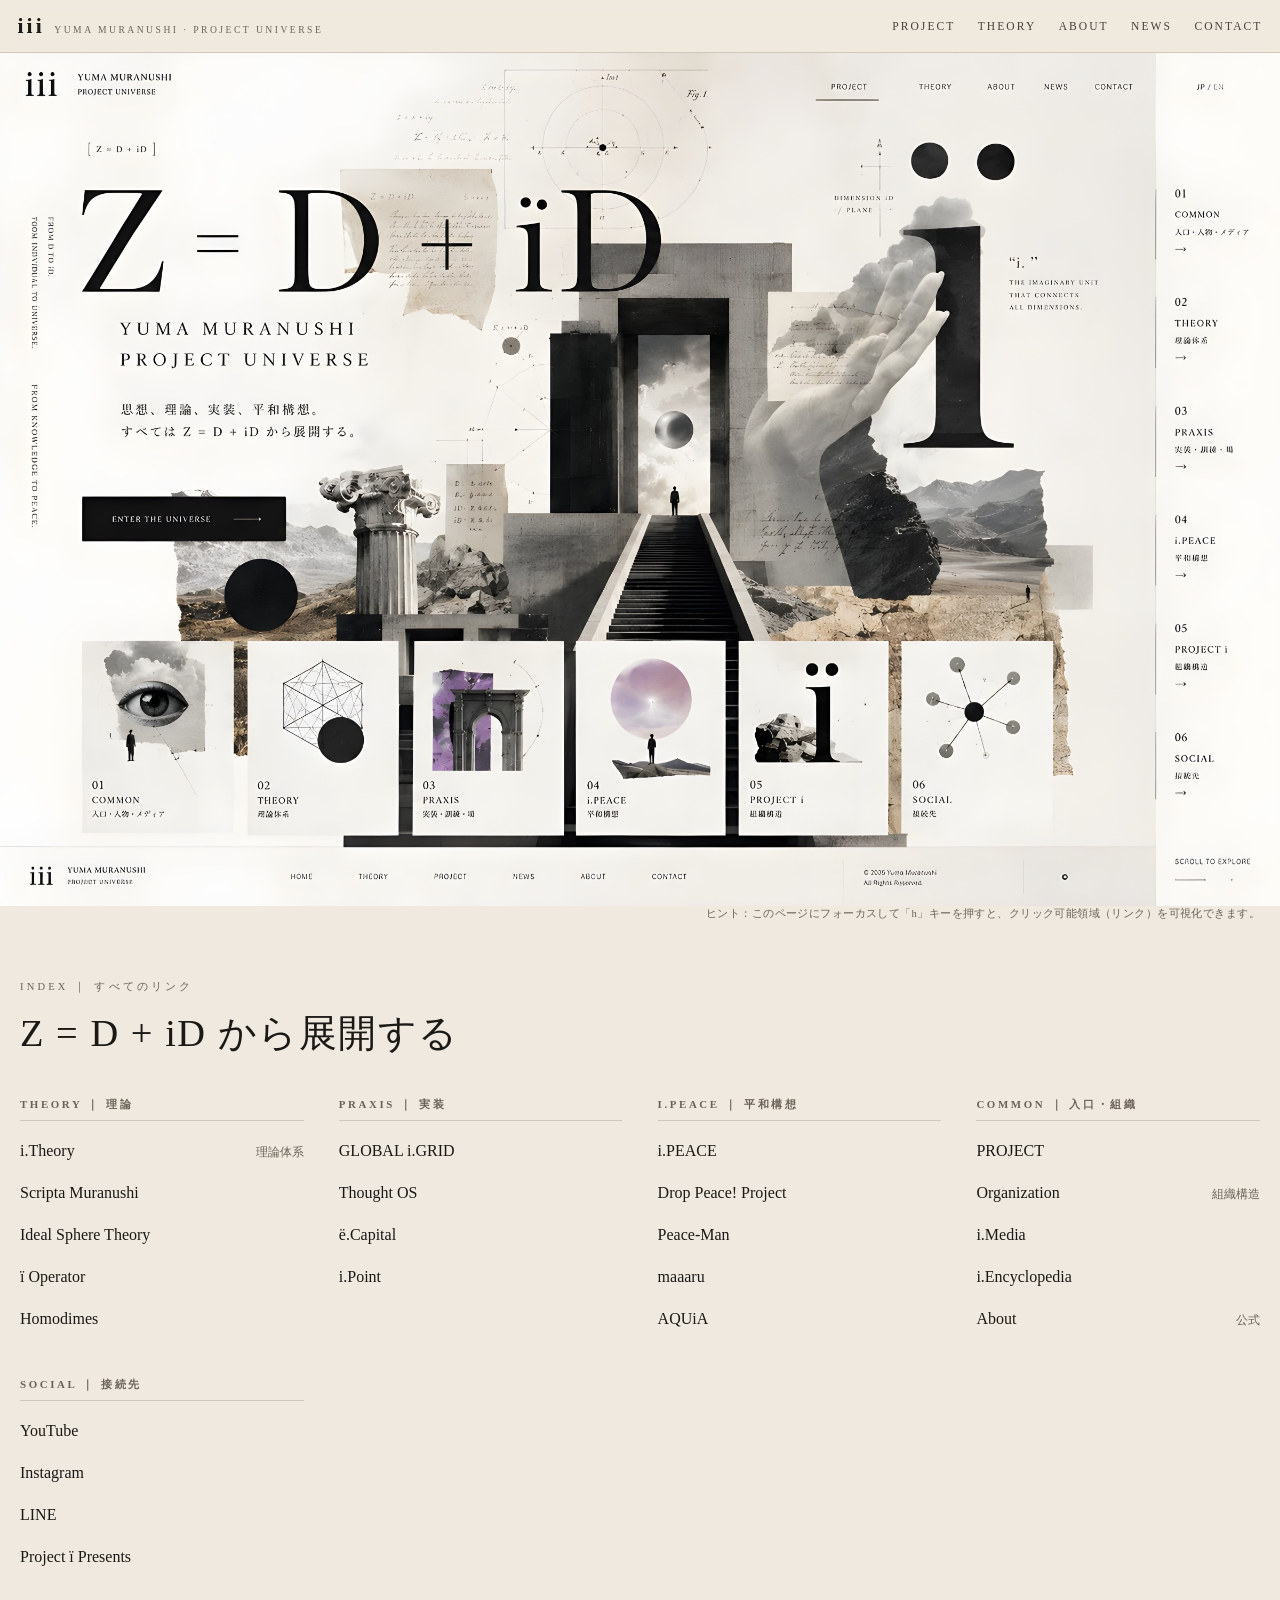
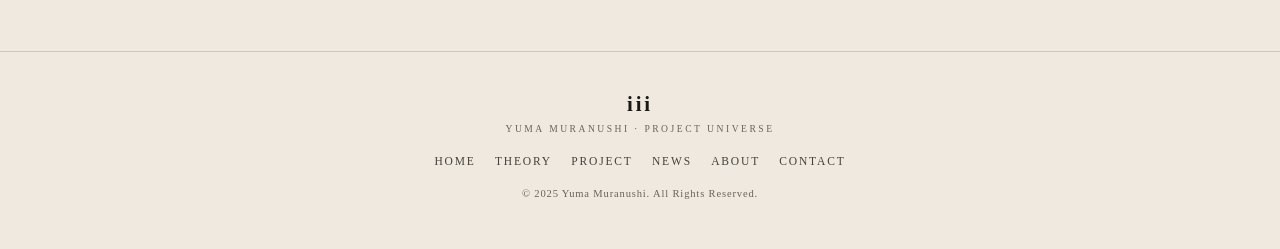
<file: IMG_3396.html>
<!DOCTYPE html>
<html lang="ja">
<head>
<meta charset="UTF-8">
<meta name="viewport" content="width=device-width, initial-scale=1">
<title>Z = D + iD ｜ YUMA MURANUSHI PROJECT UNIVERSE — Hero</title>
<meta name="description" content="YUMA MURANUSHI / PROJECT UNIVERSE。Z = D + iD から思想・理論・実装・平和構想が展開する。">
<link rel="stylesheet" href="css/style.css">
</head>
<body>

<!-- ===================== Sticky top bar ===================== -->
<header class="topbar">
  <a class="brand" href="https://iii-iii.com/">
    <span class="mark">iii</span>
    <span class="sub">Yuma Muranushi · Project Universe</span>
  </a>
  <nav class="inline">
    <a href="https://iii-iii.com/project/">Project</a>
    <a href="https://iii-iii.com/i-theory/">Theory</a>
    <a href="https://yuma-muranushi.jp/">About</a>
    <a href="https://iii-iii.com/i.media/">News</a>
    <a href="https://line.me/R/ti/p/@082qgqqf">Contact</a>
  </nav>
  <button class="nav-toggle" aria-label="メニューを開く"><span></span><span></span><span></span></button>
</header>

<!-- ===================== Fullscreen menu ===================== -->
<div class="menu" role="dialog" aria-label="サイトメニュー">
  <button class="close" aria-label="閉じる">&times;</button>
  <div class="menu-grid">
    <div>
      <h4>Theory ｜ 理論</h4>
      <a href="https://iii-iii.com/i-theory/">i.Theory<span class="ja">理論体系</span></a>
      <a href="https://iii-iii.com/scripta-muranushi/">Scripta Muranushi</a>
      <a href="https://iii-iii.com/iarche-sphere/">Ideal Sphere Theory</a>
      <a href="https://iii-iii.com/operator/">ï Operator</a>
      <a href="https://iii-iii.com/homodimes">Homodimes</a>
    </div>
    <div>
      <h4>Praxis ｜ 実装</h4>
      <a href="https://iii-iii.com/grid/">GLOBAL i.GRID</a>
      <a href="https://iii-iii.com/delta-zyccq/">Thought OS</a>
      <a href="https://iii-iii.com/e.capital/">ë.Capital</a>
      <a href="https://iii-iii.com/point/">i.Point</a>
    </div>
    <div>
      <h4>i.PEACE ｜ 平和構想</h4>
      <a href="https://iii-iii.com/i.peace/">i.PEACE</a>
      <a href="https://peace-peace-peace.com/">Drop Peace! Project</a>
      <a href="https://peace-man.space/">Peace-Man</a>
      <a href="https://maaaru.org/">maaaru</a>
      <a href="https://iii-iii.com/aquia/">AQUiA</a>
    </div>
    <div>
      <h4>Common ｜ 入口・組織</h4>
      <a href="https://iii-iii.com/project/">PROJECT</a>
      <a href="https://iii-iii.com/organization/">Organization<span class="ja">組織構造</span></a>
      <a href="https://iii-iii.com/i.media/">i.Media</a>
      <a href="https://iii-iii.com/i-encyclopedia/">i.Encyclopedia</a>
      <a href="https://yuma-muranushi.jp/">About<span class="ja">公式</span></a>
    </div>
    <div>
      <h4>Social ｜ 接続先</h4>
      <a href="https://www.youtube.com/@PEACE-PEACE-PEACE-PEACE">YouTube</a>
      <a href="https://www.instagram.com/muranushing">Instagram</a>
      <a href="https://line.me/R/ti/p/@082qgqqf">LINE</a>
      <a href="https://utage-system.com/p/ahvsB4JoN9vL">Project ï Presents</a>
    </div>
  </div>
</div>

<!-- ===================== Stage (mockup + hotspots) ===================== -->
<!-- IMG_3396.JPG : 1200 x 800 (desktop hero)  -->
<main class="stage" aria-label="ヒーロービジュアル（クリック可能領域あり）">
  <img src="images/IMG_3396_hi.jpg" alt="Z = D + iD ヒーロービジュアル — YUMA MURANUSHI PROJECT UNIVERSE">

  <!-- logo -->
  <a class="hot" href="https://iii-iii.com/"            style="left:1%;top:2%;width:14%;height:6%"><span class="vh">ホーム</span></a>

  <!-- header nav -->
  <a class="hot" href="https://iii-iii.com/project/"    style="left:63.5%;top:3%;width:7%;height:3.6%"><span class="vh">Project</span></a>
  <a class="hot" href="https://iii-iii.com/i-theory/"   style="left:71%;top:3%;width:5.5%;height:3.6%"><span class="vh">Theory</span></a>
  <a class="hot" href="https://yuma-muranushi.jp/"      style="left:77%;top:3%;width:5%;height:3.6%"><span class="vh">About</span></a>
  <a class="hot" href="https://iii-iii.com/i.media/"    style="left:82%;top:3%;width:4.5%;height:3.6%"><span class="vh">News</span></a>
  <a class="hot" href="https://line.me/R/ti/p/@082qgqqf" style="left:86.5%;top:3%;width:6%;height:3.6%"><span class="vh">Contact</span></a>
  <a class="hot" href="https://iii-iii.com/"            style="left:93%;top:3%;width:6%;height:3.6%"><span class="vh">JP / EN</span></a>

  <!-- right vertical index 01-06 -->
  <a class="hot" href="https://iii-iii.com/i.media/"      style="left:88%;top:14.5%;width:10%;height:9%"><span class="vh">01 COMMON 入口・人物・メディア</span></a>
  <a class="hot" href="https://iii-iii.com/i-theory/"     style="left:88%;top:26.5%;width:10%;height:9%"><span class="vh">02 THEORY 理論体系</span></a>
  <a class="hot" href="https://iii-iii.com/grid/"         style="left:88%;top:39%;width:10%;height:9%"><span class="vh">03 PRAXIS 実装・訓練・場</span></a>
  <a class="hot" href="https://iii-iii.com/i.peace/"      style="left:88%;top:51.5%;width:10%;height:9%"><span class="vh">04 i.PEACE 平和構想</span></a>
  <a class="hot" href="https://iii-iii.com/organization/" style="left:88%;top:64%;width:10%;height:9%"><span class="vh">05 PROJECT i 組織構造</span></a>
  <a class="hot" href="https://www.youtube.com/@PEACE-PEACE-PEACE-PEACE" style="left:88%;top:76%;width:10%;height:9%"><span class="vh">06 SOCIAL 接続先</span></a>

  <!-- ENTER THE UNIVERSE -->
  <a class="hot" href="https://iii-iii.com/project/" style="left:5%;top:51%;width:23%;height:6%"><span class="vh">ENTER THE UNIVERSE</span></a>

  <!-- bottom 6 category cards -->
  <a class="hot" href="https://iii-iii.com/i.media/"      style="left:6%;top:69%;width:12.5%;height:21%"><span class="vh">01 COMMON 入口・人物・メディア</span></a>
  <a class="hot" href="https://iii-iii.com/i-theory/"     style="left:19.5%;top:69%;width:12%;height:21%"><span class="vh">02 THEORY 理論体系</span></a>
  <a class="hot" href="https://iii-iii.com/grid/"         style="left:32.5%;top:69%;width:12%;height:21%"><span class="vh">03 PRAXIS 実装・訓練・場</span></a>
  <a class="hot" href="https://iii-iii.com/i.peace/"      style="left:45.5%;top:69%;width:11.5%;height:21%"><span class="vh">04 i.PEACE 平和構想</span></a>
  <a class="hot" href="https://iii-iii.com/organization/" style="left:58%;top:69%;width:11%;height:21%"><span class="vh">05 PROJECT i 組織構造</span></a>
  <a class="hot" href="https://www.youtube.com/@PEACE-PEACE-PEACE-PEACE" style="left:70.5%;top:69%;width:12.5%;height:21%"><span class="vh">06 SOCIAL 接続先</span></a>

  <!-- footer nav -->
  <a class="hot" href="https://iii-iii.com/"            style="left:22%;top:94.5%;width:5%;height:3%"><span class="vh">HOME</span></a>
  <a class="hot" href="https://iii-iii.com/i-theory/"   style="left:27.5%;top:94.5%;width:5.5%;height:3%"><span class="vh">THEORY</span></a>
  <a class="hot" href="https://iii-iii.com/project/"    style="left:33.5%;top:94.5%;width:6%;height:3%"><span class="vh">PROJECT</span></a>
  <a class="hot" href="https://iii-iii.com/i.media/"    style="left:40%;top:94.5%;width:4.5%;height:3%"><span class="vh">NEWS</span></a>
  <a class="hot" href="https://yuma-muranushi.jp/"      style="left:45%;top:94.5%;width:5%;height:3%"><span class="vh">ABOUT</span></a>
  <a class="hot" href="https://line.me/R/ti/p/@082qgqqf" style="left:50.5%;top:94.5%;width:6%;height:3%"><span class="vh">CONTACT</span></a>
</main>

<p class="hint">ヒント：このページにフォーカスして「h」キーを押すと、クリック可能領域（リンク）を可視化できます。</p>

<!-- ===================== Sitemap / link index ===================== -->
<section class="sitemap" aria-label="サイト内リンク一覧">
  <p class="eyebrow">Index ｜ すべてのリンク</p>
  <h2>Z = D + iD から展開する</h2>
  <div class="cols">
    <div>
      <h4>Theory ｜ 理論</h4>
      <ul>
        <li><a href="https://iii-iii.com/i-theory/">i.Theory<span class="ja">理論体系</span></a></li>
        <li><a href="https://iii-iii.com/scripta-muranushi/">Scripta Muranushi</a></li>
        <li><a href="https://iii-iii.com/iarche-sphere/">Ideal Sphere Theory</a></li>
        <li><a href="https://iii-iii.com/operator/">ï Operator</a></li>
        <li><a href="https://iii-iii.com/homodimes">Homodimes</a></li>
      </ul>
    </div>
    <div>
      <h4>Praxis ｜ 実装</h4>
      <ul>
        <li><a href="https://iii-iii.com/grid/">GLOBAL i.GRID</a></li>
        <li><a href="https://iii-iii.com/delta-zyccq/">Thought OS</a></li>
        <li><a href="https://iii-iii.com/e.capital/">ë.Capital</a></li>
        <li><a href="https://iii-iii.com/point/">i.Point</a></li>
      </ul>
    </div>
    <div>
      <h4>i.PEACE ｜ 平和構想</h4>
      <ul>
        <li><a href="https://iii-iii.com/i.peace/">i.PEACE</a></li>
        <li><a href="https://peace-peace-peace.com/">Drop Peace! Project</a></li>
        <li><a href="https://peace-man.space/">Peace-Man</a></li>
        <li><a href="https://maaaru.org/">maaaru</a></li>
        <li><a href="https://iii-iii.com/aquia/">AQUiA</a></li>
      </ul>
    </div>
    <div>
      <h4>Common ｜ 入口・組織</h4>
      <ul>
        <li><a href="https://iii-iii.com/project/">PROJECT</a></li>
        <li><a href="https://iii-iii.com/organization/">Organization<span class="ja">組織構造</span></a></li>
        <li><a href="https://iii-iii.com/i.media/">i.Media</a></li>
        <li><a href="https://iii-iii.com/i-encyclopedia/">i.Encyclopedia</a></li>
        <li><a href="https://yuma-muranushi.jp/">About<span class="ja">公式</span></a></li>
      </ul>
    </div>
    <div>
      <h4>Social ｜ 接続先</h4>
      <ul>
        <li><a href="https://www.youtube.com/@PEACE-PEACE-PEACE-PEACE">YouTube</a></li>
        <li><a href="https://www.instagram.com/muranushing">Instagram</a></li>
        <li><a href="https://line.me/R/ti/p/@082qgqqf">LINE</a></li>
        <li><a href="https://utage-system.com/p/ahvsB4JoN9vL">Project ï Presents</a></li>
      </ul>
    </div>
  </div>
</section>

<!-- ===================== Footer ===================== -->
<footer class="site-footer">
  <div class="mark">iii</div>
  <div class="sub">Yuma Muranushi · Project Universe</div>
  <nav class="fnav">
    <a href="https://iii-iii.com/">Home</a>
    <a href="https://iii-iii.com/i-theory/">Theory</a>
    <a href="https://iii-iii.com/project/">Project</a>
    <a href="https://iii-iii.com/i.media/">News</a>
    <a href="https://yuma-muranushi.jp/">About</a>
    <a href="https://line.me/R/ti/p/@082qgqqf">Contact</a>
  </nav>
  <p class="copy">© 2025 Yuma Muranushi. All Rights Reserved.</p>
</footer>

<script src="js/script.js"></script>
</body>
</html>
</file>
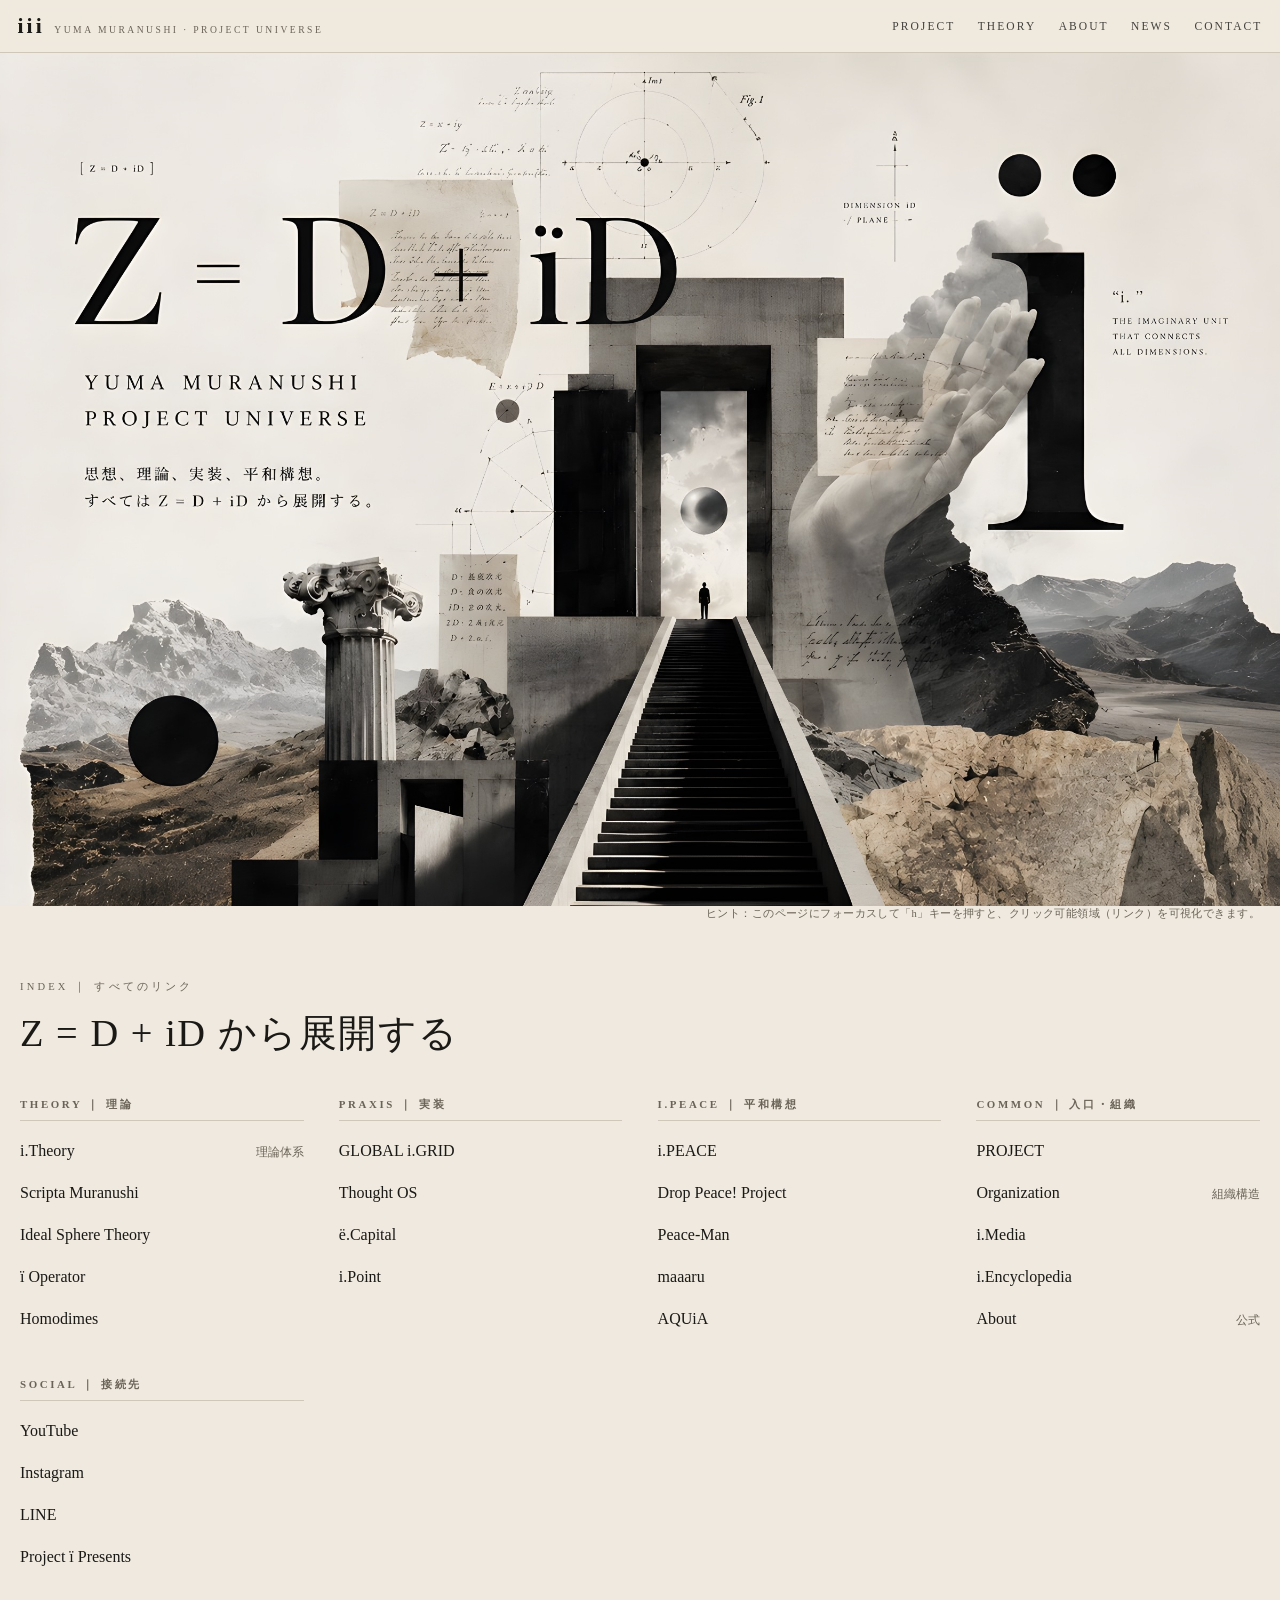
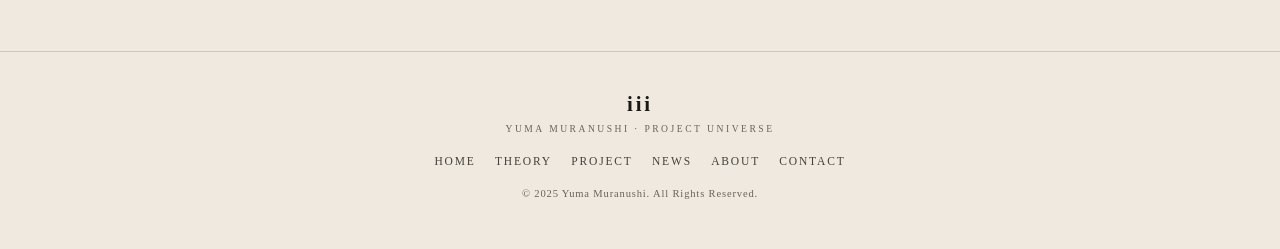
<file: IMG_3397.html>
<!DOCTYPE html>
<html lang="ja">
<head>
<meta charset="UTF-8">
<meta name="viewport" content="width=device-width, initial-scale=1">
<title>Z = D + iD ｜ YUMA MURANUSHI PROJECT UNIVERSE — Key Visual</title>
<meta name="description" content="YUMA MURANUSHI / PROJECT UNIVERSE。Z = D + iD から思想・理論・実装・平和構想が展開する。">
<link rel="stylesheet" href="css/style.css">
</head>
<body>

<!-- ===================== Sticky top bar ===================== -->
<header class="topbar">
  <a class="brand" href="https://iii-iii.com/">
    <span class="mark">iii</span>
    <span class="sub">Yuma Muranushi · Project Universe</span>
  </a>
  <nav class="inline">
    <a href="https://iii-iii.com/project/">Project</a>
    <a href="https://iii-iii.com/i-theory/">Theory</a>
    <a href="https://yuma-muranushi.jp/">About</a>
    <a href="https://iii-iii.com/i.media/">News</a>
    <a href="https://line.me/R/ti/p/@082qgqqf">Contact</a>
  </nav>
  <button class="nav-toggle" aria-label="メニューを開く"><span></span><span></span><span></span></button>
</header>

<!-- ===================== Fullscreen menu ===================== -->
<div class="menu" role="dialog" aria-label="サイトメニュー">
  <button class="close" aria-label="閉じる">&times;</button>
  <div class="menu-grid">
    <div>
      <h4>Theory ｜ 理論</h4>
      <a href="https://iii-iii.com/i-theory/">i.Theory<span class="ja">理論体系</span></a>
      <a href="https://iii-iii.com/scripta-muranushi/">Scripta Muranushi</a>
      <a href="https://iii-iii.com/iarche-sphere/">Ideal Sphere Theory</a>
      <a href="https://iii-iii.com/operator/">ï Operator</a>
      <a href="https://iii-iii.com/homodimes">Homodimes</a>
    </div>
    <div>
      <h4>Praxis ｜ 実装</h4>
      <a href="https://iii-iii.com/grid/">GLOBAL i.GRID</a>
      <a href="https://iii-iii.com/delta-zyccq/">Thought OS</a>
      <a href="https://iii-iii.com/e.capital/">ë.Capital</a>
      <a href="https://iii-iii.com/point/">i.Point</a>
    </div>
    <div>
      <h4>i.PEACE ｜ 平和構想</h4>
      <a href="https://iii-iii.com/i.peace/">i.PEACE</a>
      <a href="https://peace-peace-peace.com/">Drop Peace! Project</a>
      <a href="https://peace-man.space/">Peace-Man</a>
      <a href="https://maaaru.org/">maaaru</a>
      <a href="https://iii-iii.com/aquia/">AQUiA</a>
    </div>
    <div>
      <h4>Common ｜ 入口・組織</h4>
      <a href="https://iii-iii.com/project/">PROJECT</a>
      <a href="https://iii-iii.com/organization/">Organization<span class="ja">組織構造</span></a>
      <a href="https://iii-iii.com/i.media/">i.Media</a>
      <a href="https://iii-iii.com/i-encyclopedia/">i.Encyclopedia</a>
      <a href="https://yuma-muranushi.jp/">About<span class="ja">公式</span></a>
    </div>
    <div>
      <h4>Social ｜ 接続先</h4>
      <a href="https://www.youtube.com/@PEACE-PEACE-PEACE-PEACE">YouTube</a>
      <a href="https://www.instagram.com/muranushing">Instagram</a>
      <a href="https://line.me/R/ti/p/@082qgqqf">LINE</a>
      <a href="https://utage-system.com/p/ahvsB4JoN9vL">Project ï Presents</a>
    </div>
  </div>
</div>

<!-- ===================== Stage (mockup + hotspots) ===================== -->
<!-- IMG_3397.JPG : 1200 x 800 (hero key visual / crop) -->
<main class="stage" aria-label="キービジュアル（クリック可能領域あり）">
  <img src="images/IMG_3397_hi.jpg" alt="Z = D + iD キービジュアル — YUMA MURANUSHI PROJECT UNIVERSE">

  <!-- [ Z = D + iD ] label (top-left) -->
  <a class="hot" href="https://iii-iii.com/" style="left:4%;top:12%;width:14%;height:6%"><span class="vh">ホーム</span></a>

  <!-- central stairway / doorway (figure entering) -> Project -->
  <a class="hot" href="https://iii-iii.com/project/" style="left:38%;top:40%;width:22%;height:42%"><span class="vh">ENTER THE UNIVERSE — Project</span></a>

  <!-- the imaginary unit "i" (right) -> Theory -->
  <a class="hot" href="https://iii-iii.com/i-theory/" style="left:77%;top:12%;width:15%;height:55%"><span class="vh">i — Theory 理論体系</span></a>
</main>

<p class="hint">ヒント：このページにフォーカスして「h」キーを押すと、クリック可能領域（リンク）を可視化できます。</p>

<!-- ===================== Sitemap / link index ===================== -->
<section class="sitemap" aria-label="サイト内リンク一覧">
  <p class="eyebrow">Index ｜ すべてのリンク</p>
  <h2>Z = D + iD から展開する</h2>
  <div class="cols">
    <div>
      <h4>Theory ｜ 理論</h4>
      <ul>
        <li><a href="https://iii-iii.com/i-theory/">i.Theory<span class="ja">理論体系</span></a></li>
        <li><a href="https://iii-iii.com/scripta-muranushi/">Scripta Muranushi</a></li>
        <li><a href="https://iii-iii.com/iarche-sphere/">Ideal Sphere Theory</a></li>
        <li><a href="https://iii-iii.com/operator/">ï Operator</a></li>
        <li><a href="https://iii-iii.com/homodimes">Homodimes</a></li>
      </ul>
    </div>
    <div>
      <h4>Praxis ｜ 実装</h4>
      <ul>
        <li><a href="https://iii-iii.com/grid/">GLOBAL i.GRID</a></li>
        <li><a href="https://iii-iii.com/delta-zyccq/">Thought OS</a></li>
        <li><a href="https://iii-iii.com/e.capital/">ë.Capital</a></li>
        <li><a href="https://iii-iii.com/point/">i.Point</a></li>
      </ul>
    </div>
    <div>
      <h4>i.PEACE ｜ 平和構想</h4>
      <ul>
        <li><a href="https://iii-iii.com/i.peace/">i.PEACE</a></li>
        <li><a href="https://peace-peace-peace.com/">Drop Peace! Project</a></li>
        <li><a href="https://peace-man.space/">Peace-Man</a></li>
        <li><a href="https://maaaru.org/">maaaru</a></li>
        <li><a href="https://iii-iii.com/aquia/">AQUiA</a></li>
      </ul>
    </div>
    <div>
      <h4>Common ｜ 入口・組織</h4>
      <ul>
        <li><a href="https://iii-iii.com/project/">PROJECT</a></li>
        <li><a href="https://iii-iii.com/organization/">Organization<span class="ja">組織構造</span></a></li>
        <li><a href="https://iii-iii.com/i.media/">i.Media</a></li>
        <li><a href="https://iii-iii.com/i-encyclopedia/">i.Encyclopedia</a></li>
        <li><a href="https://yuma-muranushi.jp/">About<span class="ja">公式</span></a></li>
      </ul>
    </div>
    <div>
      <h4>Social ｜ 接続先</h4>
      <ul>
        <li><a href="https://www.youtube.com/@PEACE-PEACE-PEACE-PEACE">YouTube</a></li>
        <li><a href="https://www.instagram.com/muranushing">Instagram</a></li>
        <li><a href="https://line.me/R/ti/p/@082qgqqf">LINE</a></li>
        <li><a href="https://utage-system.com/p/ahvsB4JoN9vL">Project ï Presents</a></li>
      </ul>
    </div>
  </div>
</section>

<!-- ===================== Footer ===================== -->
<footer class="site-footer">
  <div class="mark">iii</div>
  <div class="sub">Yuma Muranushi · Project Universe</div>
  <nav class="fnav">
    <a href="https://iii-iii.com/">Home</a>
    <a href="https://iii-iii.com/i-theory/">Theory</a>
    <a href="https://iii-iii.com/project/">Project</a>
    <a href="https://iii-iii.com/i.media/">News</a>
    <a href="https://yuma-muranushi.jp/">About</a>
    <a href="https://line.me/R/ti/p/@082qgqqf">Contact</a>
  </nav>
  <p class="copy">© 2025 Yuma Muranushi. All Rights Reserved.</p>
</footer>

<script src="js/script.js"></script>
</body>
</html>
</file>
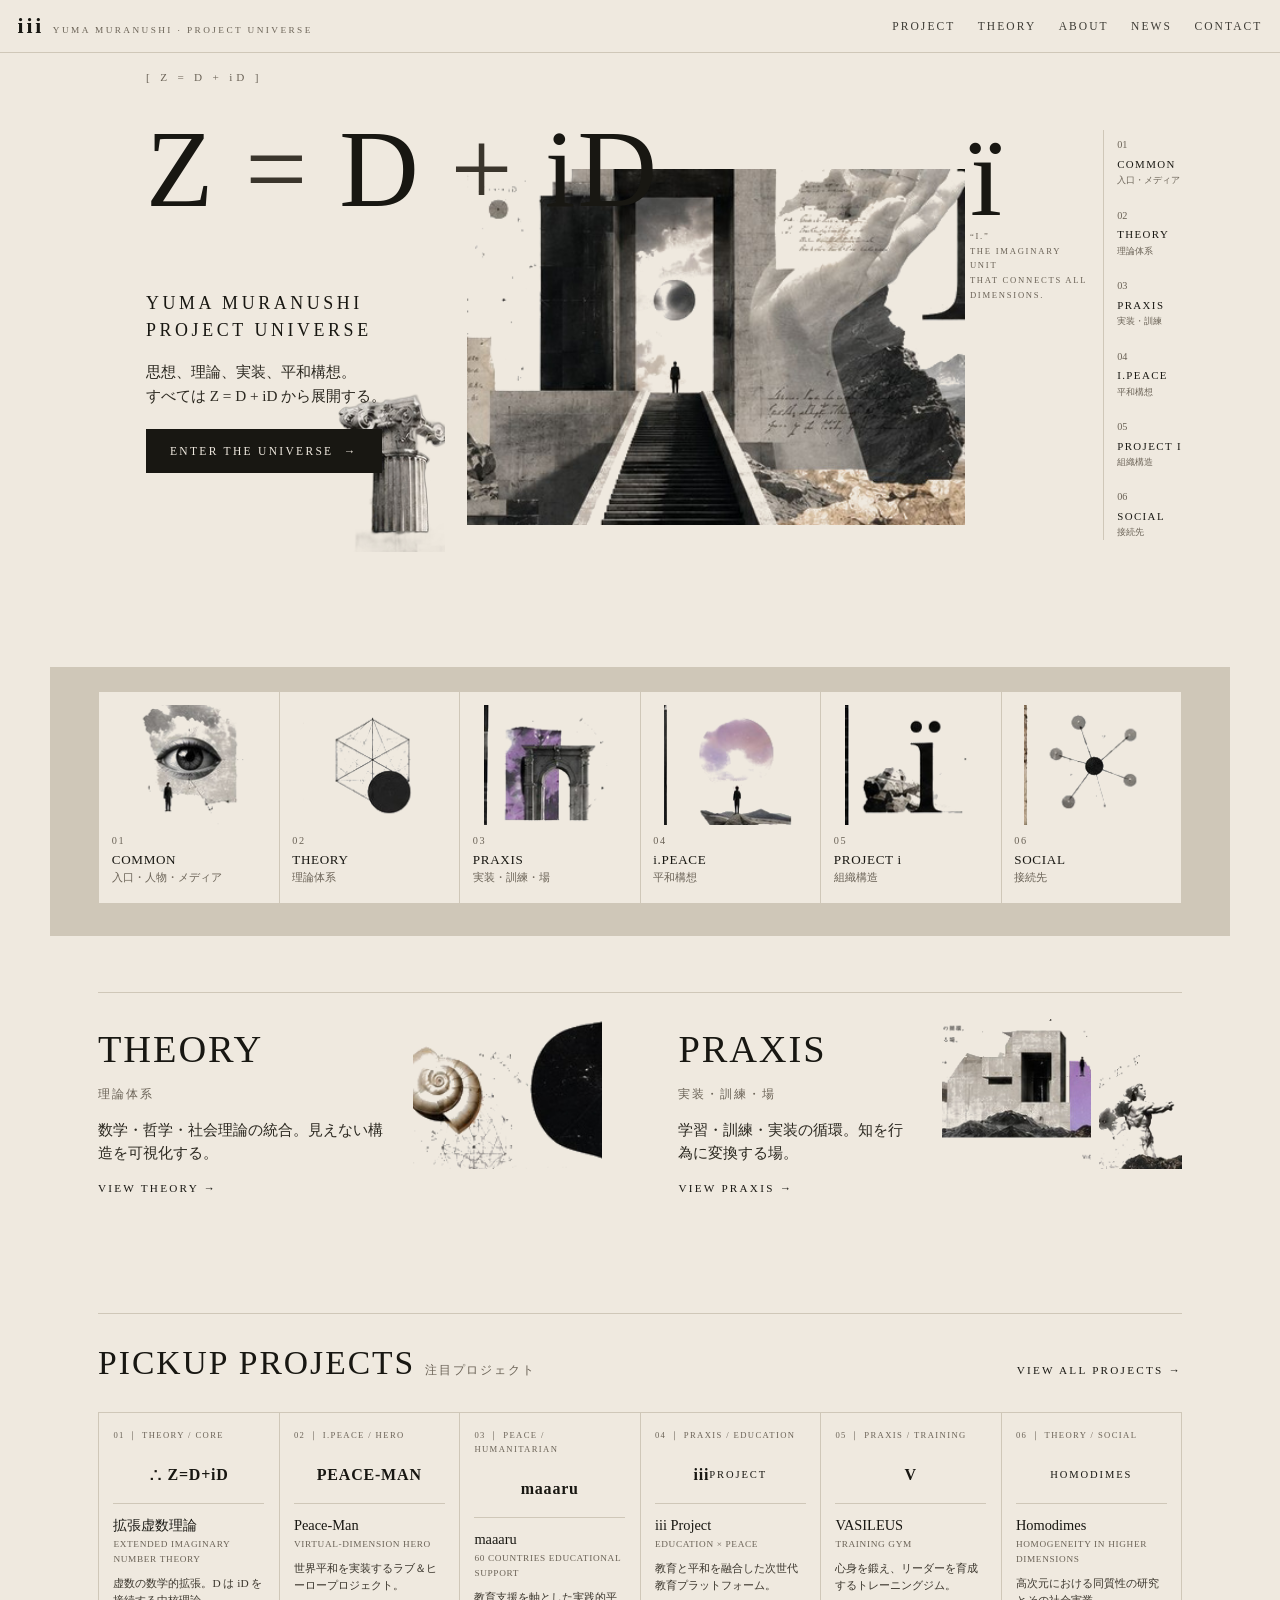
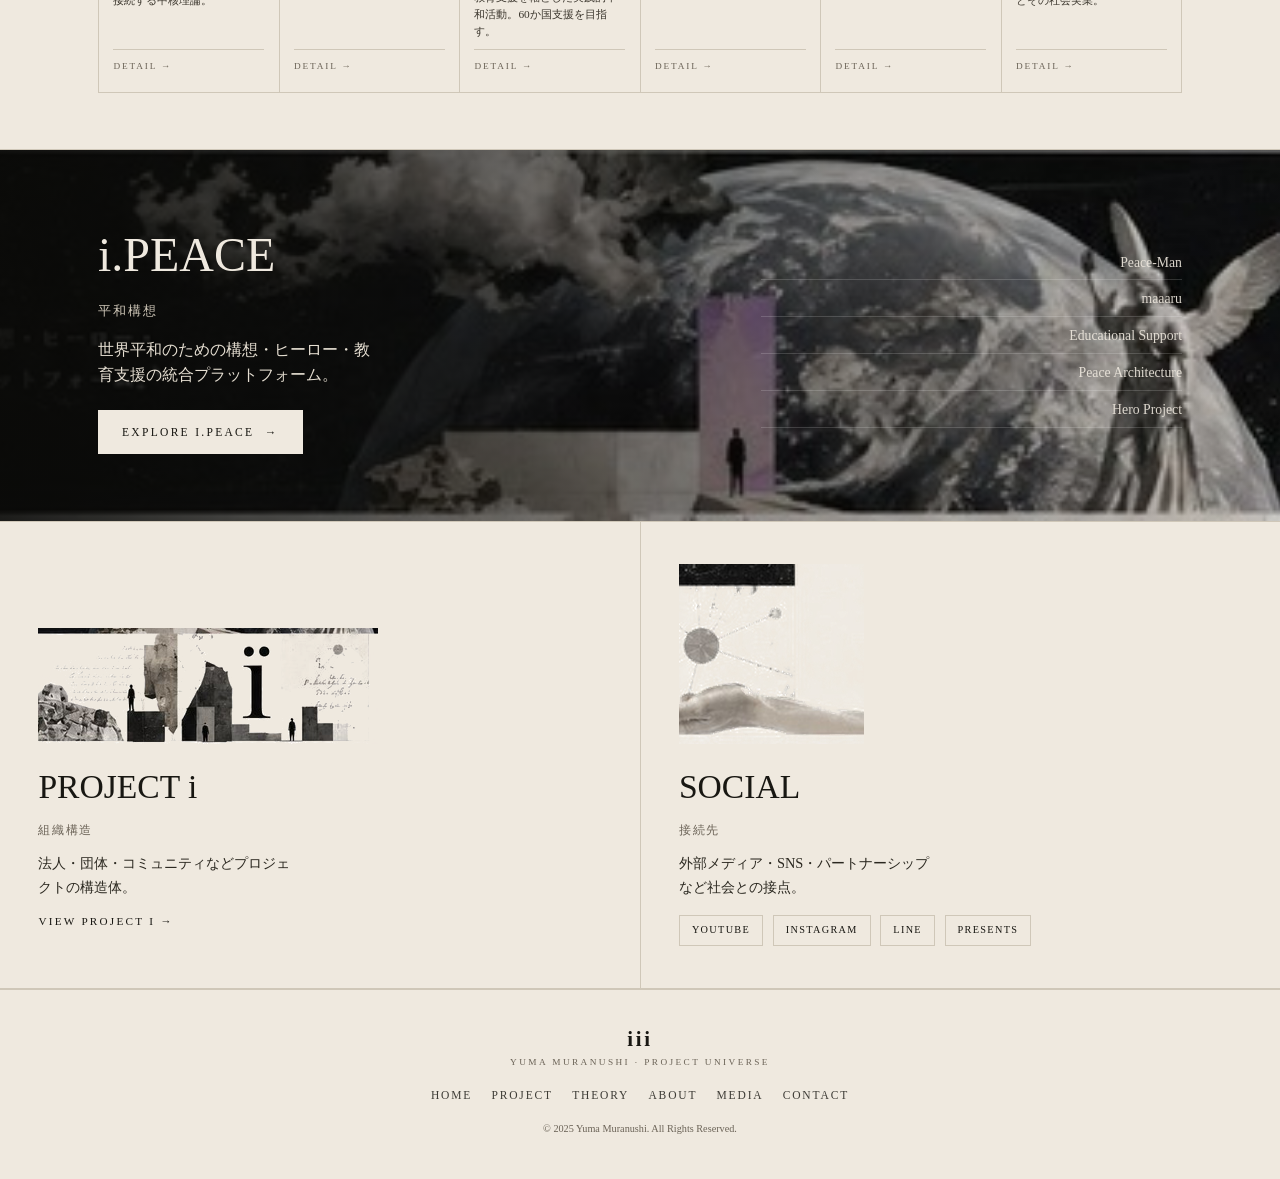
<file: coded/full-new.html>
<!DOCTYPE html>
<html lang="ja">
<head>
<meta charset="UTF-8">
<meta name="viewport" content="width=device-width, initial-scale=1">
<title>YUMA MURANUSHI PROJECT UNIVERSE ｜ Z = D + iD</title>
<meta name="description" content="思想・理論・実装・平和構想。すべては Z = D + iD から展開する。">
<style>
  :root{--paper:#efe9df;--paper2:#e7e0d2;--ink:#181712;--accent:#6b6357;--line:#cfc7b8;--max:1180px}
  *{box-sizing:border-box}
  html,body{margin:0;padding:0}
  body{font-family:"Times New Roman","Noto Serif JP","Yu Mincho",serif;color:var(--ink);background:var(--paper);line-height:1.6;-webkit-font-smoothing:antialiased}
  img{display:block;max-width:100%}
  a{color:inherit;text-decoration:none}

  /* top bar */
  .topbar{position:sticky;top:0;z-index:50;display:flex;align-items:center;justify-content:space-between;padding:.55rem 1.1rem;background:rgba(239,233,223,.86);backdrop-filter:blur(7px);-webkit-backdrop-filter:blur(7px);border-bottom:1px solid var(--line)}
  .brand{display:flex;align-items:baseline;gap:.55rem}.brand .mark{font-size:1.35rem;font-weight:700;letter-spacing:.13em}.brand .sub{font-size:.58rem;letter-spacing:.26em;text-transform:uppercase;color:var(--accent)}
  .topbar nav.inline{display:flex;gap:1.4rem}.topbar nav.inline a{font-size:.72rem;letter-spacing:.18em;text-transform:uppercase;opacity:.82}.topbar nav.inline a:hover{opacity:1;border-bottom:1px solid var(--ink)}
  .nav-toggle{display:none;flex-direction:column;gap:4px;background:none;border:0;cursor:pointer;padding:6px}.nav-toggle span{width:22px;height:1.5px;background:var(--ink);display:block}
  .menu{position:fixed;inset:0;z-index:60;background:rgba(239,233,223,.985);display:none;flex-direction:column;padding:4.5rem 1.5rem 3rem;overflow:auto}
  .menu.open{display:flex}.menu .close{position:absolute;top:1rem;right:1.25rem;background:none;border:0;font-size:1.8rem;cursor:pointer}
  .menu .mg{max-width:var(--max);margin:0 auto;width:100%;display:grid;grid-template-columns:repeat(auto-fit,minmax(180px,1fr));gap:1.6rem}
  .menu h4{font-size:.64rem;letter-spacing:.24em;text-transform:uppercase;color:var(--accent);border-bottom:1px solid var(--line);padding-bottom:.4rem;margin:0 0 .6rem}
  .menu a{display:block;padding:.3rem 0;font-size:.9rem}.menu a .ja{color:var(--accent);font-size:.74rem;margin-left:.4rem}

  .wrap{max-width:var(--max);margin:0 auto;padding:0 clamp(1rem,4vw,3rem)}

  /* ===== HERO : 背景透過の切り抜きを浮かせ＋実コード ===== */
  .hero{max-width:var(--max);margin:0 auto;padding:1rem clamp(1rem,4vw,3rem) 1.5rem}
  .eyebrow{font-size:.7rem;letter-spacing:.34em;color:var(--accent);margin:0 0 .3rem;padding-left:clamp(1.5rem,4vw,3rem)}
  .stage{position:relative;width:100%;aspect-ratio:1180/600}
  .c-mass{position:absolute;left:34%;top:14%;width:46%;z-index:1}
  .c-col{position:absolute;left:21%;top:54%;width:11%;z-index:1}
  .h-title{position:absolute;left:clamp(1.5rem,4vw,3rem);top:5%;margin:0;z-index:2;font-size:clamp(3rem,8.6vw,7rem);font-weight:400;line-height:.92;letter-spacing:.02em}
  .h-title .op{font-weight:300;color:#3a352c}
  .h-lead{position:absolute;left:clamp(1.5rem,4vw,3rem);top:36%;z-index:2;max-width:30%}
  .h-lead .label{font-size:clamp(.95rem,1.4vw,1.25rem);letter-spacing:.2em;line-height:1.5;margin:0 0 1rem}
  .h-lead .lead{font-size:.95rem;color:#2b2820;margin:0 0 1.3rem}
  .btn{display:inline-flex;align-items:center;gap:.8rem;background:var(--ink);color:var(--paper);padding:.8rem 1.5rem;font-size:.72rem;letter-spacing:.2em;text-transform:uppercase}
  .h-i{position:absolute;right:8.5%;top:7%;z-index:2}.h-i .g{font-size:clamp(4.5rem,9vw,7.5rem);line-height:.8}
  .h-i .cap{font-size:.54rem;letter-spacing:.2em;text-transform:uppercase;color:var(--accent);line-height:1.7;margin-top:.4rem;max-width:120px}
  .h-index{position:absolute;right:0;top:7%;z-index:2;display:flex;flex-direction:column;gap:.82rem;border-left:1px solid var(--line);padding-left:.8rem}
  .h-index .no{font-size:.64rem;color:var(--accent)}.h-index .en{display:block;font-size:.68rem;letter-spacing:.13em;text-transform:uppercase}.h-index .ja{display:block;font-size:.56rem;color:var(--accent)}
  .h-index a:hover .en{border-bottom:1px solid var(--ink)}

  /* ===== Category cards ===== */
  .cats{max-width:var(--max);margin:0 auto;padding:1.5rem clamp(1rem,4vw,3rem) 2rem;display:grid;grid-template-columns:repeat(6,1fr);gap:1px;background:var(--line);border:1px solid var(--line)}
  .cat{background:var(--paper);padding:.8rem .8rem 1rem;display:flex;flex-direction:column;transition:background .2s}
  .cat:hover{background:#fff}
  .cat .ph{height:120px;display:flex;align-items:flex-end;justify-content:center}
  .cat .ph img{max-height:120px;width:auto}
  .cat .no{font-size:.64rem;letter-spacing:.16em;color:var(--accent);margin-top:.5rem}
  .cat .en{font-size:.82rem;letter-spacing:.05em}.cat .ja{font-size:.66rem;color:var(--accent)}

  /* ===== THEORY / PRAXIS ===== */
  .section{max-width:var(--max);margin:0 auto;padding:clamp(2rem,5vw,3.5rem) clamp(1rem,4vw,3rem)}
  .view-link{display:inline-flex;gap:.5rem;font-size:.7rem;letter-spacing:.2em;text-transform:uppercase;margin-top:.9rem;border-bottom:1px solid transparent;padding-bottom:2px}
  .view-link:hover{border-bottom-color:var(--ink)}
  .tp{position:relative;display:grid;grid-template-columns:1fr 1fr;gap:clamp(2rem,6vw,5rem);border-top:1px solid var(--line);padding-top:1.6rem}
  .tp-curve{position:absolute;left:50%;top:-.5rem;transform:translateX(-50%);height:210px;z-index:0;pointer-events:none}
  .feat{position:relative;z-index:1;display:flex;gap:1.6rem;align-items:flex-start}
  .feat .ft{flex:1 1 54%;min-width:0}
  .feat h3{font-size:clamp(1.6rem,3.4vw,2.4rem);font-weight:400;margin:0;letter-spacing:.05em}
  .feat .ja{font-size:.74rem;color:var(--accent);letter-spacing:.16em}
  .feat p{font-size:.92rem;color:#2b2820;margin:.8rem 0 0}
  .feat .fimg{flex:0 0 auto;display:flex;align-items:flex-end;gap:.5rem}
  .feat .fimg img{height:150px;width:auto}
  .feat .fimg .statue{height:120px}

  /* ===== PICKUP PROJECTS ===== */
  .sec-head{display:flex;justify-content:space-between;align-items:baseline;flex-wrap:wrap;gap:1rem;border-top:1px solid var(--line);padding-top:1.4rem;margin-bottom:1.4rem}
  .sec-head h2{font-size:clamp(1.5rem,3.2vw,2.1rem);font-weight:400;letter-spacing:.06em;margin:0}
  .sec-head h2 .ja{font-size:.72rem;color:var(--accent);letter-spacing:.16em;margin-left:.6rem}
  .pickup{display:grid;grid-template-columns:repeat(6,1fr);gap:1px;background:var(--line);border:1px solid var(--line)}
  .pc{background:var(--paper);padding:1rem .9rem 1.1rem;display:flex;flex-direction:column;transition:background .2s}.pc:hover{background:#fff}
  .pc .cat-l{font-size:.54rem;letter-spacing:.16em;text-transform:uppercase;color:var(--accent)}
  .pc .mono{height:58px;display:flex;align-items:center;justify-content:center;border-bottom:1px solid var(--line);margin:.2rem 0 .6rem;font-weight:700;letter-spacing:.05em;font-size:1rem;text-align:center}
  .pc .mono small{font-weight:400;font-size:.66rem;letter-spacing:.18em}
  .pc h4{font-size:.9rem;font-weight:400;margin:0}.pc .en{font-size:.58rem;color:var(--accent);letter-spacing:.07em;text-transform:uppercase}
  .pc p{font-size:.71rem;color:#3a352c;margin:.5rem 0 .6rem;line-height:1.5}
  .pc .detail{font-size:.58rem;letter-spacing:.2em;text-transform:uppercase;margin-top:auto;border-top:1px solid var(--line);padding-top:.55rem;color:var(--accent)}.pc:hover .detail{color:var(--ink)}

  /* ===== i.PEACE band ===== */
  .peace{position:relative;color:var(--paper);background:#15140f center/cover no-repeat;border-top:1px solid var(--line);border-bottom:1px solid var(--line)}
  .peace::before{content:"";position:absolute;inset:0;background:linear-gradient(90deg,rgba(10,10,8,.92),rgba(10,10,8,.4) 60%,rgba(10,10,8,.15))}
  .peace-in{position:relative;z-index:2;max-width:var(--max);margin:0 auto;padding:clamp(2.4rem,6vw,4.2rem) clamp(1rem,4vw,3rem);display:grid;grid-template-columns:1.5fr 1fr;gap:2rem;align-items:center}
  .peace-in h2{font-size:clamp(1.9rem,4vw,3rem);font-weight:400;margin:0 0 .2rem}.peace-in .ja{color:#cfc7b8;font-size:.8rem;letter-spacing:.16em}
  .peace-in p{color:#e6dfd2;max-width:34ch;margin:.9rem 0 1.4rem}.peace-in .btn{background:var(--paper);color:var(--ink)}
  .peace-list{list-style:none;margin:0;padding:0;text-align:right}.peace-list li{padding:.32rem 0;border-bottom:1px solid rgba(255,255,255,.16)}.peace-list a{color:var(--paper);opacity:.9;font-size:.86rem}

  /* ===== PROJECT i / SOCIAL ===== */
  .duo{display:grid;grid-template-columns:1fr 1fr;gap:1px;background:var(--line);border-bottom:1px solid var(--line)}
  .duo-col{background:var(--paper);padding:clamp(1.6rem,4vw,2.6rem) clamp(1rem,4vw,2.4rem)}
  .duo-col .dimg{min-height:180px;display:flex;align-items:flex-end;margin-bottom:1rem}
  .duo-col .dimg img{max-height:180px;max-width:100%;width:auto;height:auto}
  .duo-col h2{font-size:clamp(1.5rem,3.2vw,2.1rem);font-weight:400;margin:0 0 .12rem}.duo-col .ja{font-size:.72rem;color:var(--accent);letter-spacing:.14em}
  .duo-col p{font-size:.9rem;color:#2b2820;margin:.7rem 0 0;max-width:36ch}
  .social-icons{display:flex;gap:.6rem;margin-top:1rem;flex-wrap:wrap}.social-icons a{font-size:.64rem;letter-spacing:.13em;text-transform:uppercase;border:1px solid var(--line);padding:.42rem .75rem}.social-icons a:hover{background:#fff}

  /* footer */
  .site-footer{border-top:1px solid var(--line);padding:2rem 1.25rem;text-align:center}.site-footer .mark{font-size:1.3rem;font-weight:700;letter-spacing:.13em}.site-footer .sub{font-size:.58rem;letter-spacing:.26em;text-transform:uppercase;color:var(--accent)}
  .site-footer .fnav{display:flex;flex-wrap:wrap;gap:1.2rem;justify-content:center;margin:1rem 0}.site-footer .fnav a{font-size:.72rem;letter-spacing:.16em;text-transform:uppercase;opacity:.82}
  .site-footer .copy{font-size:.64rem;color:var(--accent)}

  /* ===== responsive ===== */
  @media(max-width:820px){
    .topbar nav.inline{display:none}.nav-toggle{display:flex}
    /* hero → stack */
    .stage{aspect-ratio:auto;display:flex;flex-direction:column}
    .c-mass,.c-col,.h-title,.h-lead,.h-i,.h-index{position:static;width:auto}
    .h-title{font-size:clamp(2.8rem,13vw,4.5rem);margin:.2rem 0 .6rem;padding-left:0}
    .eyebrow{padding-left:0}
    .h-lead{max-width:100%;order:1}
    .h-i{order:2;display:flex;gap:1rem;align-items:baseline;margin:.8rem 0}.h-i .cap{margin-top:0}
    .c-mass{order:3;width:100%;margin:.6rem 0}.c-col{display:none}
    .h-index{order:4;flex-direction:row;flex-wrap:wrap;border-left:0;border-top:1px solid var(--line);padding:1rem 0 0;margin-top:1rem}.h-index a{flex:1 1 28%}
    .cats{grid-template-columns:repeat(3,1fr)}
    .tp{grid-template-columns:1fr;gap:0}.tp-curve{display:none}.feat{flex-direction:column}.feat .fimg{margin-top:1rem}
    .pickup{grid-template-columns:repeat(3,1fr)}
    .peace-in{grid-template-columns:1fr}.peace-list{text-align:left;margin-top:1rem}
    .duo{grid-template-columns:1fr}
  }
  @media(max-width:500px){.cats{grid-template-columns:repeat(2,1fr)}.pickup{grid-template-columns:repeat(2,1fr)}}
</style>
</head>
<body>

<header class="topbar">
  <a class="brand" href="https://iii-iii.com/"><span class="mark">iii</span><span class="sub">Yuma Muranushi · Project Universe</span></a>
  <nav class="inline">
    <a href="https://iii-iii.com/project/">Project</a><a href="https://iii-iii.com/i-theory/">Theory</a><a href="https://yuma-muranushi.jp/">About</a><a href="https://iii-iii.com/i.media/">News</a><a href="https://line.me/R/ti/p/@082qgqqf">Contact</a>
  </nav>
  <button class="nav-toggle" aria-label="メニュー"><span></span><span></span><span></span></button>
</header>

<div class="menu" role="dialog" aria-label="メニュー">
  <button class="close" aria-label="閉じる">&times;</button>
  <div class="mg">
    <div><h4>Theory</h4><a href="https://iii-iii.com/i-theory/">i.Theory<span class="ja">理論体系</span></a><a href="https://iii-iii.com/scripta-muranushi/">Scripta Muranushi</a><a href="https://iii-iii.com/iarche-sphere/">Ideal Sphere Theory</a><a href="https://iii-iii.com/homodimes">Homodimes</a></div>
    <div><h4>Praxis</h4><a href="https://iii-iii.com/grid/">GLOBAL i.GRID</a><a href="https://iii-iii.com/delta-zyccq/">Thought OS</a><a href="https://iii-iii.com/e.capital/">ë.Capital</a><a href="https://iii-iii.com/point/">i.Point</a></div>
    <div><h4>i.PEACE</h4><a href="https://iii-iii.com/i.peace/">i.PEACE</a><a href="https://peace-man.space/">Peace-Man</a><a href="https://maaaru.org/">maaaru</a><a href="https://peace-peace-peace.com/">Drop Peace!</a></div>
    <div><h4>Common</h4><a href="https://iii-iii.com/project/">PROJECT</a><a href="https://iii-iii.com/organization/">Organization<span class="ja">組織構造</span></a><a href="https://iii-iii.com/i.media/">i.Media</a><a href="https://yuma-muranushi.jp/">About</a></div>
    <div><h4>Social</h4><a href="https://www.youtube.com/@PEACE-PEACE-PEACE-PEACE">YouTube</a><a href="https://www.instagram.com/muranushing">Instagram</a><a href="https://line.me/R/ti/p/@082qgqqf">LINE</a><a href="https://utage-system.com/p/ahvsB4JoN9vL">Project ï Presents</a></div>
  </div>
</div>

<!-- ===== HERO ===== -->
<section class="hero">
  <p class="eyebrow">[ Z = D + iD ]</p>
  <div class="stage">
    <img class="c-mass" src="assets/cut/hero_mass.png" alt="次元の扉・階段・手のコラージュ">
    <img class="c-col"  src="assets/cut/column.png"  alt="イオニア式の柱">
    <h1 class="h-title">Z <span class="op">=</span> D <span class="op">+</span> iD</h1>
    <div class="h-lead">
      <p class="label">YUMA MURANUSHI<br>PROJECT UNIVERSE</p>
      <p class="lead">思想、理論、実装、平和構想。<br>すべては Z = D + iD から展開する。</p>
      <a class="btn" href="https://iii-iii.com/project/">Enter the Universe &nbsp;→</a>
    </div>
    <div class="h-i"><div class="g">ï</div><div class="cap">“i.”<br>The imaginary unit<br>that connects all dimensions.</div></div>
    <nav class="h-index">
      <a href="https://iii-iii.com/i.media/"><span class="no">01</span><span class="en">Common</span><span class="ja">入口・メディア</span></a>
      <a href="https://iii-iii.com/i-theory/"><span class="no">02</span><span class="en">Theory</span><span class="ja">理論体系</span></a>
      <a href="https://iii-iii.com/grid/"><span class="no">03</span><span class="en">Praxis</span><span class="ja">実装・訓練</span></a>
      <a href="https://iii-iii.com/i.peace/"><span class="no">04</span><span class="en">i.PEACE</span><span class="ja">平和構想</span></a>
      <a href="https://iii-iii.com/organization/"><span class="no">05</span><span class="en">Project i</span><span class="ja">組織構造</span></a>
      <a href="https://www.youtube.com/@PEACE-PEACE-PEACE-PEACE"><span class="no">06</span><span class="en">Social</span><span class="ja">接続先</span></a>
    </nav>
  </div>
</section>

<!-- ===== Category cards ===== -->
<div class="cats">
  <a class="cat" href="https://iii-iii.com/i.media/"><span class="ph"><img src="assets/cut/cat1.png" alt=""></span><span class="no">01</span><span class="en">COMMON</span><span class="ja">入口・人物・メディア</span></a>
  <a class="cat" href="https://iii-iii.com/i-theory/"><span class="ph"><img src="assets/cut/cat2.png" alt=""></span><span class="no">02</span><span class="en">THEORY</span><span class="ja">理論体系</span></a>
  <a class="cat" href="https://iii-iii.com/grid/"><span class="ph"><img src="assets/cut/cat3.png" alt=""></span><span class="no">03</span><span class="en">PRAXIS</span><span class="ja">実装・訓練・場</span></a>
  <a class="cat" href="https://iii-iii.com/i.peace/"><span class="ph"><img src="assets/cut/cat4.png" alt=""></span><span class="no">04</span><span class="en">i.PEACE</span><span class="ja">平和構想</span></a>
  <a class="cat" href="https://iii-iii.com/organization/"><span class="ph"><img src="assets/cut/cat5.png" alt=""></span><span class="no">05</span><span class="en">PROJECT i</span><span class="ja">組織構造</span></a>
  <a class="cat" href="https://www.youtube.com/@PEACE-PEACE-PEACE-PEACE"><span class="ph"><img src="assets/cut/cat6.png" alt=""></span><span class="no">06</span><span class="en">SOCIAL</span><span class="ja">接続先</span></a>
</div>

<!-- ===== THEORY / PRAXIS ===== -->
<section class="section">
  <div class="tp">
    <a class="feat" href="https://iii-iii.com/i-theory/">
      <div class="ft"><h3>THEORY</h3><span class="ja">理論体系</span><p>数学・哲学・社会理論の統合。見えない構造を可視化する。</p><span class="view-link">View Theory →</span></div>
      <div class="fimg"><img src="assets/cut/shell.png" alt="オウムガイのコラージュ"></div>
    </a>
    <a class="feat" href="https://iii-iii.com/grid/">
      <div class="ft"><h3>PRAXIS</h3><span class="ja">実装・訓練・場</span><p>学習・訓練・実装の循環。知を行為に変換する場。</p><span class="view-link">View Praxis →</span></div>
      <div class="fimg"><img src="assets/cut/praxis_build.png" alt="実装の建築"><img class="statue" src="assets/cut/statue.png" alt=""></div>
    </a>
  </div>
</section>

<!-- ===== PICKUP PROJECTS ===== -->
<section class="section">
  <div class="sec-head"><h2>PICKUP PROJECTS<span class="ja">注目プロジェクト</span></h2><a class="view-link" href="https://iii-iii.com/project/">View all projects →</a></div>
  <div class="pickup">
    <a class="pc" href="https://iii-iii.com/i-theory/"><span class="cat-l">01 ｜ Theory / Core</span><span class="mono">∴ Z=D+iD</span><h4>拡張虚数理論</h4><span class="en">Extended Imaginary Number Theory</span><p>虚数の数学的拡張。D は iD を接続する中核理論。</p><span class="detail">Detail →</span></a>
    <a class="pc" href="https://peace-man.space/"><span class="cat-l">02 ｜ i.PEACE / Hero</span><span class="mono">PEACE-MAN</span><h4>Peace-Man</h4><span class="en">Virtual-Dimension Hero</span><p>世界平和を実装するラブ＆ヒーロープロジェクト。</p><span class="detail">Detail →</span></a>
    <a class="pc" href="https://maaaru.org/"><span class="cat-l">03 ｜ Peace / Humanitarian</span><span class="mono">maaaru</span><h4>maaaru</h4><span class="en">60 Countries Educational Support</span><p>教育支援を軸とした実践的平和活動。60か国支援を目指す。</p><span class="detail">Detail →</span></a>
    <a class="pc" href="https://utage-system.com/p/ahvsB4JoN9vL"><span class="cat-l">04 ｜ Praxis / Education</span><span class="mono">iii <small>PROJECT</small></span><h4>iii Project</h4><span class="en">Education × Peace</span><p>教育と平和を融合した次世代教育プラットフォーム。</p><span class="detail">Detail →</span></a>
    <a class="pc" href="https://iii-iii.com/project/"><span class="cat-l">05 ｜ Praxis / Training</span><span class="mono">V</span><h4>VASILEUS</h4><span class="en">Training Gym</span><p>心身を鍛え、リーダーを育成するトレーニングジム。</p><span class="detail">Detail →</span></a>
    <a class="pc" href="https://iii-iii.com/homodimes"><span class="cat-l">06 ｜ Theory / Social</span><span class="mono"><small>HOMODIMES</small></span><h4>Homodimes</h4><span class="en">Homogeneity in Higher Dimensions</span><p>高次元における同質性の研究とその社会実業。</p><span class="detail">Detail →</span></a>
  </div>
</section>

<!-- ===== i.PEACE ===== -->
<section class="peace" style="background-image:url('assets/cut/peace_band.jpg')">
  <div class="peace-in">
    <div><h2>i.PEACE</h2><span class="ja">平和構想</span><p>世界平和のための構想・ヒーロー・教育支援の統合プラットフォーム。</p><a class="btn" href="https://iii-iii.com/i.peace/">Explore i.PEACE &nbsp;→</a></div>
    <ul class="peace-list">
      <li><a href="https://peace-man.space/">Peace-Man</a></li>
      <li><a href="https://maaaru.org/">maaaru</a></li>
      <li><a href="https://maaaru.org/">Educational Support</a></li>
      <li><a href="https://iii-iii.com/i.peace/">Peace Architecture</a></li>
      <li><a href="https://peace-peace-peace.com/">Hero Project</a></li>
    </ul>
  </div>
</section>

<!-- ===== PROJECT i / SOCIAL ===== -->
<div class="duo">
  <a class="duo-col" href="https://iii-iii.com/organization/">
    <span class="dimg"><img src="assets/cut/rubble.png" alt="組織構造のコラージュ（廃墟とï）"></span>
    <h2>PROJECT i</h2><span class="ja">組織構造</span>
    <p>法人・団体・コミュニティなどプロジェクトの構造体。</p>
    <span class="view-link">View Project i →</span>
  </a>
  <div class="duo-col">
    <span class="dimg"><img src="assets/cut/network.png" alt="社会との接点（ネットワーク）"></span>
    <h2>SOCIAL</h2><span class="ja">接続先</span>
    <p>外部メディア・SNS・パートナーシップなど社会との接点。</p>
    <div class="social-icons"><a href="https://www.youtube.com/@PEACE-PEACE-PEACE-PEACE">YouTube</a><a href="https://www.instagram.com/muranushing">Instagram</a><a href="https://line.me/R/ti/p/@082qgqqf">LINE</a><a href="https://utage-system.com/p/ahvsB4JoN9vL">Presents</a></div>
  </div>
</div>

<footer class="site-footer">
  <div class="mark">iii</div><div class="sub">Yuma Muranushi · Project Universe</div>
  <nav class="fnav"><a href="https://iii-iii.com/">Home</a><a href="https://iii-iii.com/project/">Project</a><a href="https://iii-iii.com/i-theory/">Theory</a><a href="https://yuma-muranushi.jp/">About</a><a href="https://iii-iii.com/i.media/">Media</a><a href="https://line.me/R/ti/p/@082qgqqf">Contact</a></nav>
  <p class="copy">© 2025 Yuma Muranushi. All Rights Reserved.</p>
</footer>

<script>
(function(){
  var t=document.querySelector('.nav-toggle'),m=document.querySelector('.menu'),c=document.querySelector('.menu .close');
  if(t)t.addEventListener('click',function(){m.classList.add('open')});
  if(c)c.addEventListener('click',function(){m.classList.remove('open')});
  if(m)m.addEventListener('click',function(e){if(e.target===m)m.classList.remove('open')});
  // WordPress 埋め込み用：親フレームへ高さを通知（自動リサイズ）
  function postH(){ if(window.parent!==window){ try{ parent.postMessage({iiiLpHeight:document.documentElement.scrollHeight},'*'); }catch(e){} } }
  window.addEventListener('load',postH); window.addEventListener('resize',postH);
  [300,900,1800].forEach(function(d){setTimeout(postH,d)});
})();
</script>
</body>
</html>
</file>
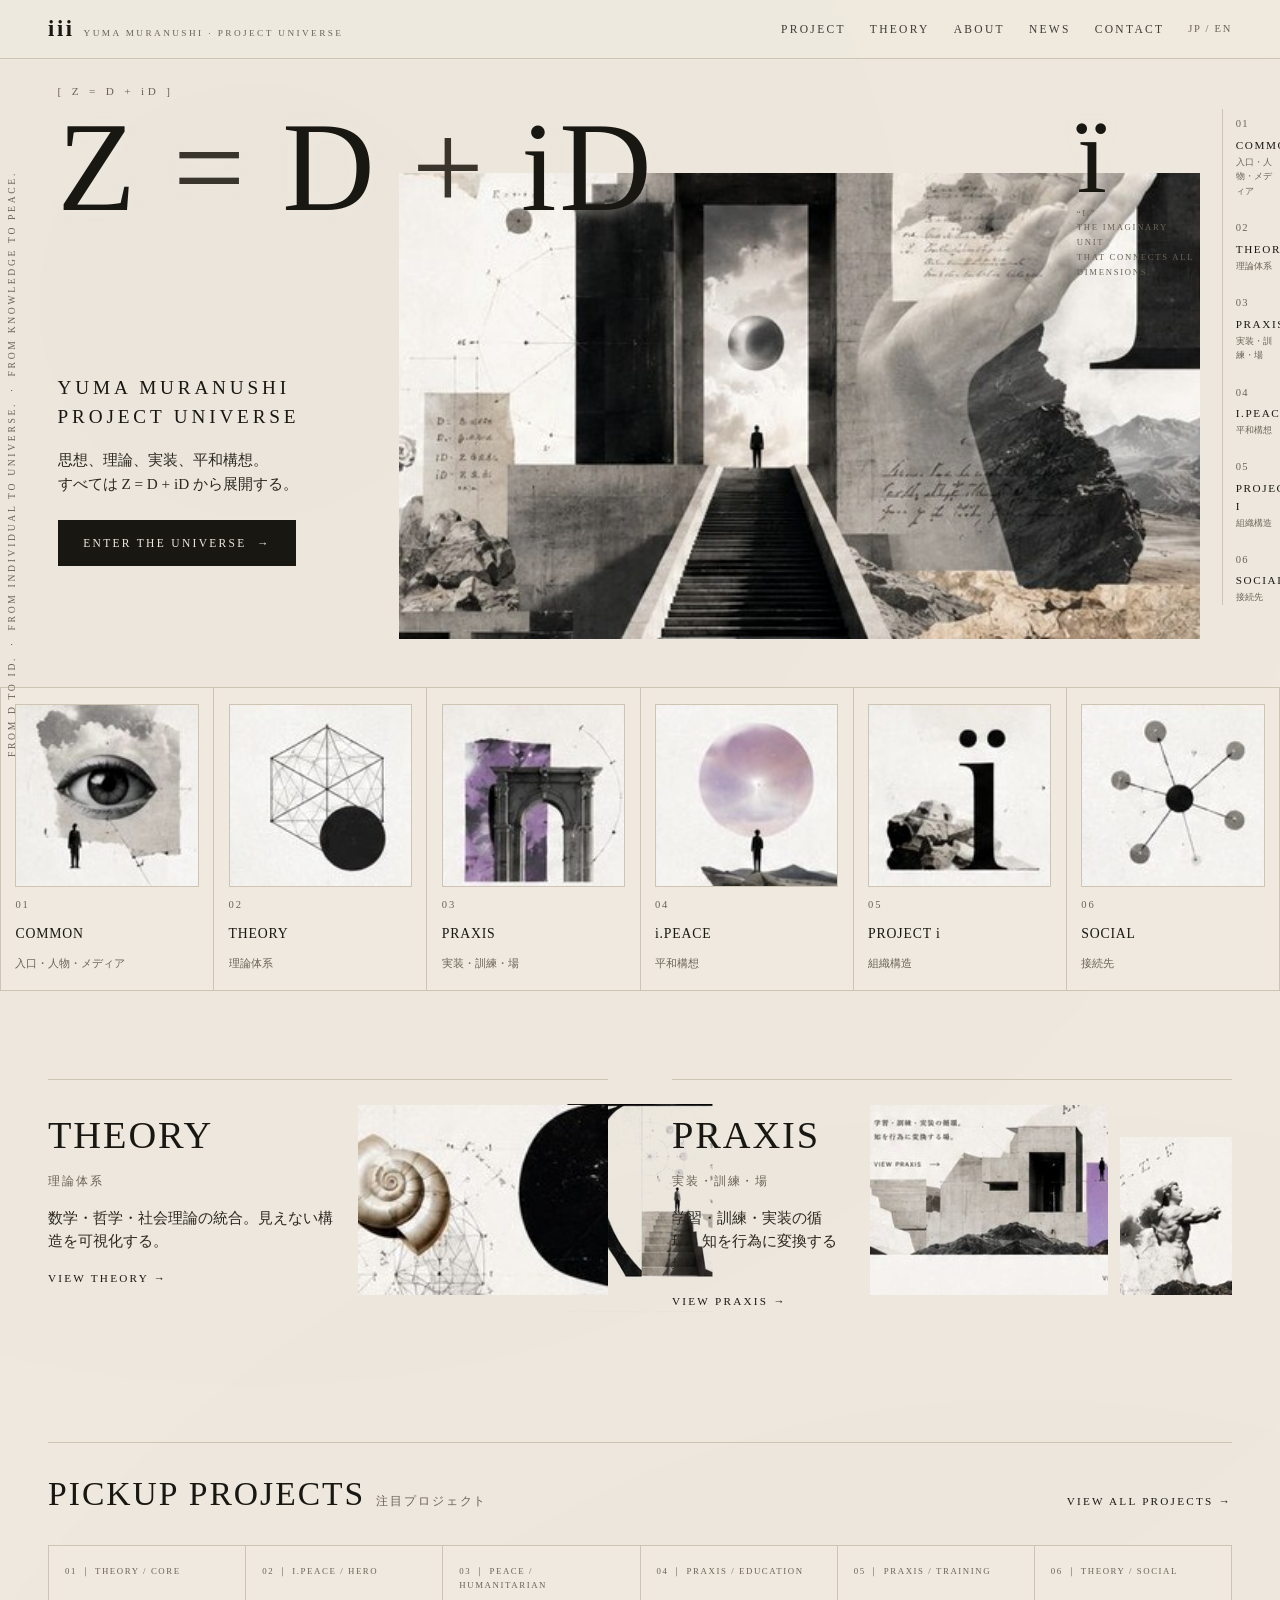
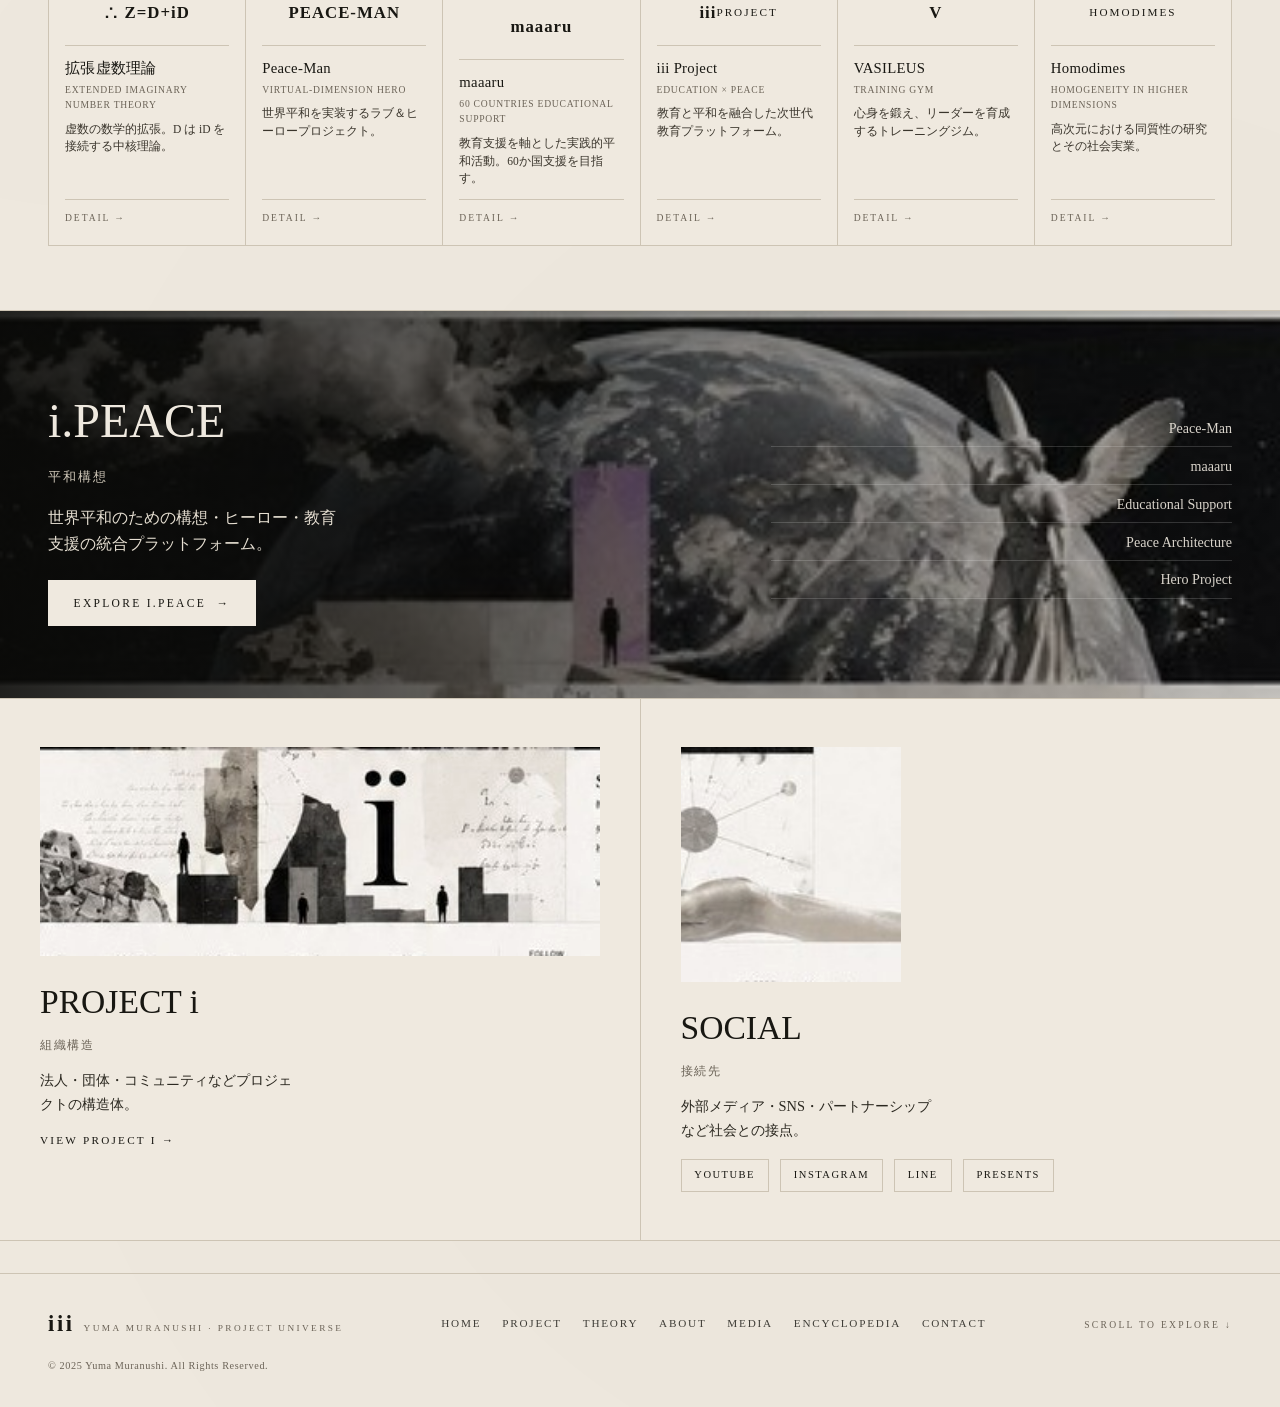
<file: coded/IMG_3395.html>
<!DOCTYPE html>
<html lang="ja">
<head>
<meta charset="UTF-8">
<meta name="viewport" content="width=device-width, initial-scale=1">
<title>YUMA MURANUSHI PROJECT UNIVERSE ｜ Z = D + iD</title>
<meta name="description" content="思想・理論・実装・平和構想。Theory／Praxis／i.PEACE／Project／Social。すべては Z = D + iD から展開する。">
<link rel="stylesheet" href="style.css?v=3">
</head>
<body>

<!-- ===================== Top bar ===================== -->
<header class="topbar">
  <a class="brand" href="https://iii-iii.com/">
    <span class="mark">iii</span>
    <span class="sub">Yuma Muranushi · Project Universe</span>
  </a>
  <nav class="inline">
    <a href="https://iii-iii.com/project/">Project</a>
    <a href="https://iii-iii.com/i-theory/">Theory</a>
    <a href="https://yuma-muranushi.jp/">About</a>
    <a href="https://iii-iii.com/i.media/">News</a>
    <a href="https://line.me/R/ti/p/@082qgqqf">Contact</a>
    <span class="lang">JP / EN</span>
  </nav>
  <button class="nav-toggle" aria-label="メニューを開く"><span></span><span></span><span></span></button>
</header>

<!-- ===================== Fullscreen menu ===================== -->
<div class="menu" role="dialog" aria-label="サイトメニュー">
  <button class="close" aria-label="閉じる">&times;</button>
  <div class="menu-grid">
    <div>
      <h4>Theory ｜ 理論</h4>
      <a href="https://iii-iii.com/i-theory/">i.Theory<span class="ja">理論体系</span></a>
      <a href="https://iii-iii.com/scripta-muranushi/">Scripta Muranushi</a>
      <a href="https://iii-iii.com/iarche-sphere/">Ideal Sphere Theory</a>
      <a href="https://iii-iii.com/operator/">ï Operator</a>
      <a href="https://iii-iii.com/homodimes">Homodimes</a>
    </div>
    <div>
      <h4>Praxis ｜ 実装</h4>
      <a href="https://iii-iii.com/grid/">GLOBAL i.GRID</a>
      <a href="https://iii-iii.com/delta-zyccq/">Thought OS</a>
      <a href="https://iii-iii.com/e.capital/">ë.Capital</a>
      <a href="https://iii-iii.com/point/">i.Point</a>
    </div>
    <div>
      <h4>i.PEACE ｜ 平和構想</h4>
      <a href="https://iii-iii.com/i.peace/">i.PEACE</a>
      <a href="https://peace-peace-peace.com/">Drop Peace! Project</a>
      <a href="https://peace-man.space/">Peace-Man</a>
      <a href="https://maaaru.org/">maaaru</a>
      <a href="https://iii-iii.com/aquia/">AQUiA</a>
    </div>
    <div>
      <h4>Common ｜ 入口・組織</h4>
      <a href="https://iii-iii.com/project/">PROJECT</a>
      <a href="https://iii-iii.com/organization/">Organization<span class="ja">組織構造</span></a>
      <a href="https://iii-iii.com/i.media/">i.Media</a>
      <a href="https://iii-iii.com/i-encyclopedia/">i.Encyclopedia</a>
      <a href="https://yuma-muranushi.jp/">About<span class="ja">公式</span></a>
    </div>
    <div>
      <h4>Social ｜ 接続先</h4>
      <a href="https://www.youtube.com/@PEACE-PEACE-PEACE-PEACE">YouTube</a>
      <a href="https://www.instagram.com/muranushing">Instagram</a>
      <a href="https://line.me/R/ti/p/@082qgqqf">LINE</a>
      <a href="https://utage-system.com/p/ahvsB4JoN9vL">Project ï Presents</a>
    </div>
  </div>
</div>

<main>
<!-- ===================== Hero ===================== -->
<section class="hero wrap">
  <div class="side-rail">From D to iD. &nbsp;·&nbsp; From individual to universe. &nbsp;·&nbsp; From knowledge to peace.</div>
  <p class="eyebrow">[ Z = D + iD ]</p>

  <div class="hero-canvas">
    <h1 class="title">Z <span class="op">=</span> D <span class="op">+</span> iD</h1>

    <div class="hero-left">
      <p class="label">YUMA MURANUSHI<br>PROJECT UNIVERSE</p>
      <p class="lead">思想、理論、実装、平和構想。<br>すべては Z = D + iD から展開する。</p>
      <a class="btn" href="https://iii-iii.com/project/">Enter the Universe &nbsp;→</a>
    </div>

    <img class="hero-collage" src="assets/hero_panel.jpg" alt="次元の扉と階段、手のコラージュ">

    <div class="hero-i">
      <span class="glyph" aria-hidden="true">ï</span>
      <span class="cap">“i.”<br>The imaginary unit<br>that connects all dimensions.</span>
    </div>

    <nav class="index" aria-label="カテゴリーインデックス">
      <a href="https://iii-iii.com/i.media/"><span class="no">01</span><span class="en">Common</span><span class="ja">入口・人物・メディア</span></a>
      <a href="https://iii-iii.com/i-theory/"><span class="no">02</span><span class="en">Theory</span><span class="ja">理論体系</span></a>
      <a href="https://iii-iii.com/grid/"><span class="no">03</span><span class="en">Praxis</span><span class="ja">実装・訓練・場</span></a>
      <a href="https://iii-iii.com/i.peace/"><span class="no">04</span><span class="en">i.PEACE</span><span class="ja">平和構想</span></a>
      <a href="https://iii-iii.com/organization/"><span class="no">05</span><span class="en">Project i</span><span class="ja">組織構造</span></a>
      <a href="https://www.youtube.com/@PEACE-PEACE-PEACE-PEACE"><span class="no">06</span><span class="en">Social</span><span class="ja">接続先</span></a>
    </nav>
  </div>

  <!-- 6 category cards -->
  <div class="cards">
    <a class="card" href="https://iii-iii.com/i.media/"><span class="thumb"><img src="assets/card1_common.jpg" alt=""></span><span class="no">01</span><span class="en">COMMON</span><span class="ja">入口・人物・メディア</span></a>
    <a class="card" href="https://iii-iii.com/i-theory/"><span class="thumb"><img src="assets/card2_theory.jpg" alt=""></span><span class="no">02</span><span class="en">THEORY</span><span class="ja">理論体系</span></a>
    <a class="card" href="https://iii-iii.com/grid/"><span class="thumb"><img src="assets/card3_praxis.jpg" alt=""></span><span class="no">03</span><span class="en">PRAXIS</span><span class="ja">実装・訓練・場</span></a>
    <a class="card" href="https://iii-iii.com/i.peace/"><span class="thumb"><img src="assets/card4_peace.jpg" alt=""></span><span class="no">04</span><span class="en">i.PEACE</span><span class="ja">平和構想</span></a>
    <a class="card" href="https://iii-iii.com/organization/"><span class="thumb"><img src="assets/card5_project.jpg" alt=""></span><span class="no">05</span><span class="en">PROJECT i</span><span class="ja">組織構造</span></a>
    <a class="card" href="https://www.youtube.com/@PEACE-PEACE-PEACE-PEACE"><span class="thumb"><img src="assets/card6_social.jpg" alt=""></span><span class="no">06</span><span class="en">SOCIAL</span><span class="ja">接続先</span></a>
  </div>
</section>

<!-- ===================== THEORY / PRAXIS ===================== -->
<section class="section">
  <div class="features">
    <img class="tp-curve" src="assets/theory_curve.jpg" alt="" aria-hidden="true">
    <a class="feature" href="https://iii-iii.com/i-theory/">
      <div class="ftext">
        <h3>THEORY</h3>
        <span class="ja">理論体系</span>
        <p>数学・哲学・社会理論の統合。見えない構造を可視化する。</p>
        <span class="view-link">View Theory →</span>
      </div>
      <div class="fimgs"><img src="assets/theory_shell.jpg" alt="理論体系を表すコラージュ（オウムガイ）"></div>
    </a>
    <a class="feature" href="https://iii-iii.com/grid/">
      <div class="ftext">
        <h3>PRAXIS</h3>
        <span class="ja">実装・訓練・場</span>
        <p>学習・訓練・実装の循環。知を行為に変換する場。</p>
        <span class="view-link">View Praxis →</span>
      </div>
      <div class="fimgs">
        <img src="assets/praxis_stairs.jpg" alt="実装の建築コラージュ（階段）">
        <img class="statue" src="assets/praxis_statue.jpg" alt="">
      </div>
    </a>
  </div>
</section>

<!-- ===================== PICKUP PROJECTS ===================== -->
<section class="section">
  <div class="section-head">
    <h2>PICKUP PROJECTS<span class="ja">注目プロジェクト</span></h2>
    <a class="view-link" href="https://iii-iii.com/project/">View all projects →</a>
  </div>
  <div class="pickup">
    <a class="pcard" href="https://iii-iii.com/i-theory/">
      <span class="cat">01 ｜ Theory / Core</span>
      <span class="mono">∴ Z=D+iD</span>
      <h4>拡張虚数理論</h4>
      <span class="en">Extended Imaginary Number Theory</span>
      <p>虚数の数学的拡張。D は iD を接続する中核理論。</p>
      <span class="detail">Detail →</span>
    </a>
    <a class="pcard" href="https://peace-man.space/">
      <span class="cat">02 ｜ i.PEACE / Hero</span>
      <span class="mono">PEACE-MAN</span>
      <h4>Peace-Man</h4>
      <span class="en">Virtual-Dimension Hero</span>
      <p>世界平和を実装するラブ＆ヒーロープロジェクト。</p>
      <span class="detail">Detail →</span>
    </a>
    <a class="pcard" href="https://maaaru.org/">
      <span class="cat">03 ｜ Peace / Humanitarian</span>
      <span class="mono">maaaru</span>
      <h4>maaaru</h4>
      <span class="en">60 Countries Educational Support</span>
      <p>教育支援を軸とした実践的平和活動。60か国支援を目指す。</p>
      <span class="detail">Detail →</span>
    </a>
    <a class="pcard" href="https://utage-system.com/p/ahvsB4JoN9vL">
      <span class="cat">04 ｜ Praxis / Education</span>
      <span class="mono">iii <small>PROJECT</small></span>
      <h4>iii Project</h4>
      <span class="en">Education × Peace</span>
      <p>教育と平和を融合した次世代教育プラットフォーム。</p>
      <span class="detail">Detail →</span>
    </a>
    <!-- TODO: VASILEUS 専用URL未確認のため暫定で /project/ -->
    <a class="pcard" href="https://iii-iii.com/project/">
      <span class="cat">05 ｜ Praxis / Training</span>
      <span class="mono">V</span>
      <h4>VASILEUS</h4>
      <span class="en">Training Gym</span>
      <p>心身を鍛え、リーダーを育成するトレーニングジム。</p>
      <span class="detail">Detail →</span>
    </a>
    <a class="pcard" href="https://iii-iii.com/homodimes">
      <span class="cat">06 ｜ Theory / Social</span>
      <span class="mono"><small>HOMODIMES</small></span>
      <h4>Homodimes</h4>
      <span class="en">Homogeneity in Higher Dimensions</span>
      <p>高次元における同質性の研究とその社会実業。</p>
      <span class="detail">Detail →</span>
    </a>
  </div>
</section>

<!-- ===================== i.PEACE band ===================== -->
<section class="peace-band" style="background-image:url('assets/peace_band.jpg')">
  <div class="peace-inner">
    <div>
      <h2>i.PEACE</h2>
      <span class="ja">平和構想</span>
      <p>世界平和のための構想・ヒーロー・教育支援の統合プラットフォーム。</p>
      <a class="btn" href="https://iii-iii.com/i.peace/">Explore i.PEACE &nbsp;→</a>
    </div>
    <ul class="peace-list">
      <li><a href="https://peace-man.space/">Peace-Man</a></li>
      <li><a href="https://maaaru.org/">maaaru</a></li>
      <li><a href="https://maaaru.org/">Educational Support</a></li>
      <li><a href="https://iii-iii.com/i.peace/">Peace Architecture</a></li>
      <li><a href="https://peace-peace-peace.com/">Hero Project</a></li>
    </ul>
  </div>
</section>

<!-- ===================== PROJECT i / SOCIAL ===================== -->
<div class="duo">
  <div class="duo-col">
    <a href="https://iii-iii.com/organization/" style="display:block">
      <img class="img-wide" src="assets/project_i.jpg" alt="組織構造を表すコラージュ（廃墟とï）">
      <h2>PROJECT i</h2>
      <span class="ja">組織構造</span>
      <p>法人・団体・コミュニティなどプロジェクトの構造体。</p>
      <span class="view-link">View Project i →</span>
    </a>
  </div>
  <div class="duo-col">
    <img class="img-tall" src="assets/social_net.jpg" alt="社会との接点を表すコラージュ（ネットワークと手）">
    <h2>SOCIAL</h2>
    <span class="ja">接続先</span>
    <p>外部メディア・SNS・パートナーシップなど社会との接点。</p>
    <div class="social-icons">
      <a href="https://www.youtube.com/@PEACE-PEACE-PEACE-PEACE">YouTube</a>
      <a href="https://www.instagram.com/muranushing">Instagram</a>
      <a href="https://line.me/R/ti/p/@082qgqqf">LINE</a>
      <a href="https://utage-system.com/p/ahvsB4JoN9vL">Presents</a>
    </div>
  </div>
</div>
</main>

<!-- ===================== Footer ===================== -->
<footer class="site-footer">
  <div class="footer-row">
    <a class="brand" href="https://iii-iii.com/"><span class="mark">iii</span><span class="sub">Yuma Muranushi · Project Universe</span></a>
    <nav class="fnav">
      <a href="https://iii-iii.com/">Home</a>
      <a href="https://iii-iii.com/project/">Project</a>
      <a href="https://iii-iii.com/i-theory/">Theory</a>
      <a href="https://yuma-muranushi.jp/">About</a>
      <a href="https://iii-iii.com/i.media/">Media</a>
      <a href="https://iii-iii.com/i-encyclopedia/">Encyclopedia</a>
      <a href="https://line.me/R/ti/p/@082qgqqf">Contact</a>
    </nav>
    <span class="scroll">Scroll to explore ↓</span>
  </div>
  <div class="footer-row" style="margin-top:1rem">
    <span class="copy">© 2025 Yuma Muranushi. All Rights Reserved.</span>
  </div>
</footer>

<script src="../js/script.js?v=3"></script>
</body>
</html>
</file>
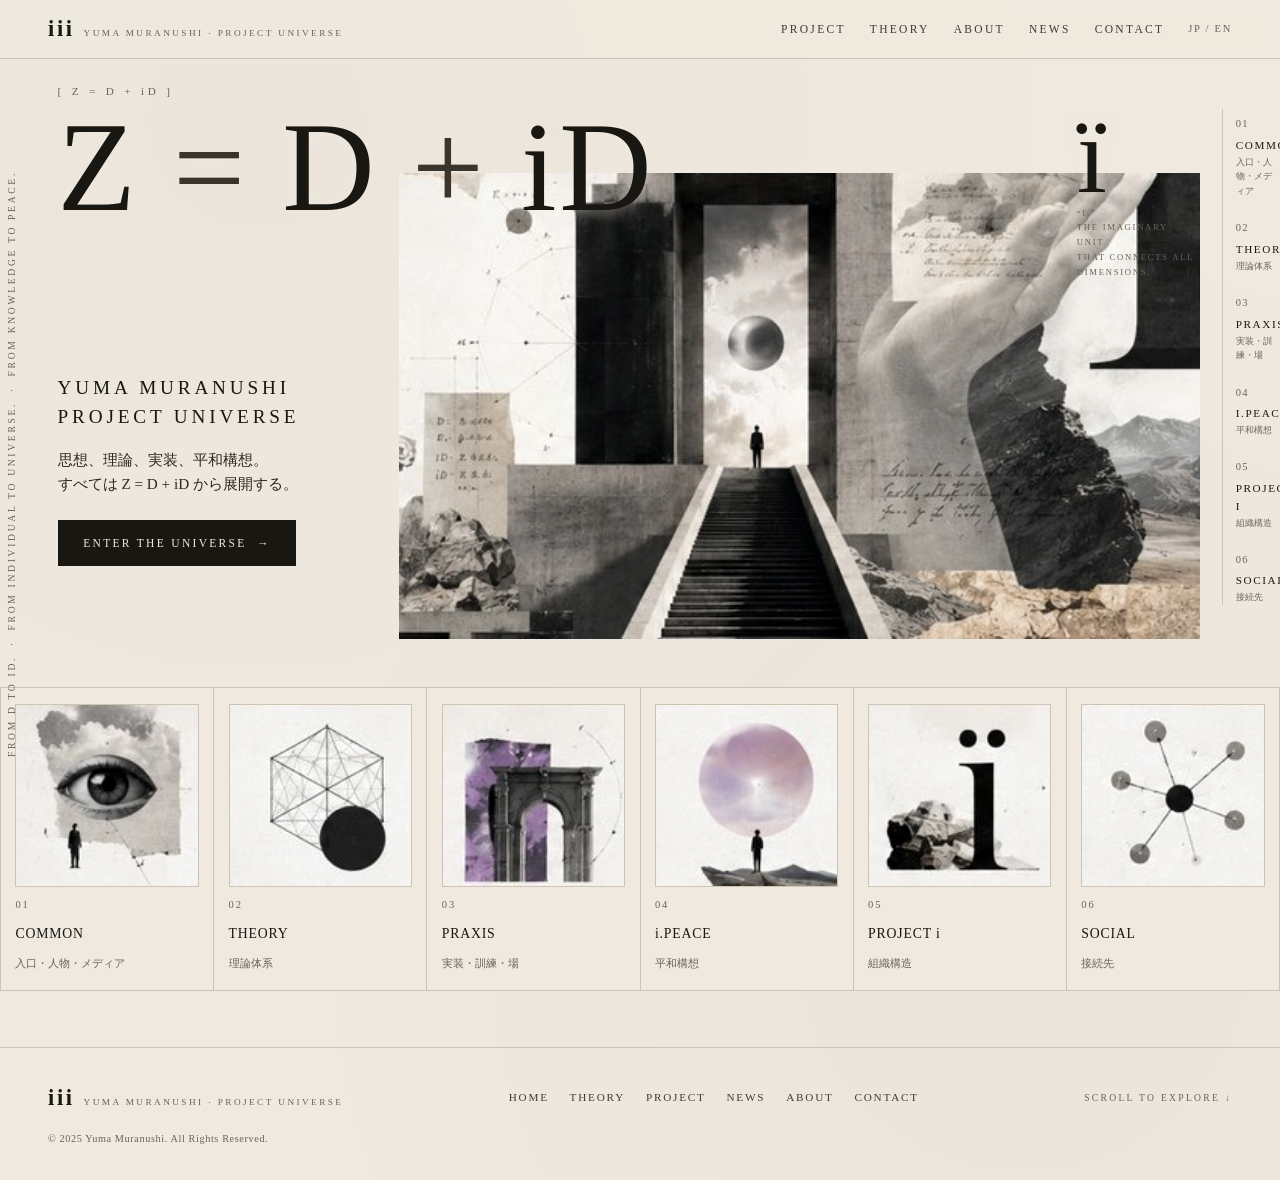
<file: coded/IMG_3396.html>
<!DOCTYPE html>
<html lang="ja">
<head>
<meta charset="UTF-8">
<meta name="viewport" content="width=device-width, initial-scale=1">
<title>Z = D + iD ｜ YUMA MURANUSHI PROJECT UNIVERSE</title>
<meta name="description" content="思想、理論、実装、平和構想。すべては Z = D + iD から展開する。YUMA MURANUSHI / PROJECT UNIVERSE.">
<link rel="stylesheet" href="style.css?v=2">
</head>
<body>

<!-- ===================== Top bar ===================== -->
<header class="topbar">
  <a class="brand" href="https://iii-iii.com/">
    <span class="mark">iii</span>
    <span class="sub">Yuma Muranushi · Project Universe</span>
  </a>
  <nav class="inline">
    <a href="https://iii-iii.com/project/">Project</a>
    <a href="https://iii-iii.com/i-theory/">Theory</a>
    <a href="https://yuma-muranushi.jp/">About</a>
    <a href="https://iii-iii.com/i.media/">News</a>
    <a href="https://line.me/R/ti/p/@082qgqqf">Contact</a>
    <span class="lang">JP / EN</span>
  </nav>
  <button class="nav-toggle" aria-label="メニューを開く"><span></span><span></span><span></span></button>
</header>

<!-- ===================== Fullscreen menu ===================== -->
<div class="menu" role="dialog" aria-label="サイトメニュー">
  <button class="close" aria-label="閉じる">&times;</button>
  <div class="menu-grid">
    <div>
      <h4>Theory ｜ 理論</h4>
      <a href="https://iii-iii.com/i-theory/">i.Theory<span class="ja">理論体系</span></a>
      <a href="https://iii-iii.com/scripta-muranushi/">Scripta Muranushi</a>
      <a href="https://iii-iii.com/iarche-sphere/">Ideal Sphere Theory</a>
      <a href="https://iii-iii.com/operator/">ï Operator</a>
      <a href="https://iii-iii.com/homodimes">Homodimes</a>
    </div>
    <div>
      <h4>Praxis ｜ 実装</h4>
      <a href="https://iii-iii.com/grid/">GLOBAL i.GRID</a>
      <a href="https://iii-iii.com/delta-zyccq/">Thought OS</a>
      <a href="https://iii-iii.com/e.capital/">ë.Capital</a>
      <a href="https://iii-iii.com/point/">i.Point</a>
    </div>
    <div>
      <h4>i.PEACE ｜ 平和構想</h4>
      <a href="https://iii-iii.com/i.peace/">i.PEACE</a>
      <a href="https://peace-peace-peace.com/">Drop Peace! Project</a>
      <a href="https://peace-man.space/">Peace-Man</a>
      <a href="https://maaaru.org/">maaaru</a>
      <a href="https://iii-iii.com/aquia/">AQUiA</a>
    </div>
    <div>
      <h4>Common ｜ 入口・組織</h4>
      <a href="https://iii-iii.com/project/">PROJECT</a>
      <a href="https://iii-iii.com/organization/">Organization<span class="ja">組織構造</span></a>
      <a href="https://iii-iii.com/i.media/">i.Media</a>
      <a href="https://iii-iii.com/i-encyclopedia/">i.Encyclopedia</a>
      <a href="https://yuma-muranushi.jp/">About<span class="ja">公式</span></a>
    </div>
    <div>
      <h4>Social ｜ 接続先</h4>
      <a href="https://www.youtube.com/@PEACE-PEACE-PEACE-PEACE">YouTube</a>
      <a href="https://www.instagram.com/muranushing">Instagram</a>
      <a href="https://line.me/R/ti/p/@082qgqqf">LINE</a>
      <a href="https://utage-system.com/p/ahvsB4JoN9vL">Project ï Presents</a>
    </div>
  </div>
</div>

<!-- ===================== Hero ===================== -->
<main>
<section class="hero wrap">
  <div class="side-rail">From D to iD. &nbsp;·&nbsp; From individual to universe. &nbsp;·&nbsp; From knowledge to peace.</div>

  <p class="eyebrow">[ Z = D + iD ]</p>

  <div class="hero-canvas">
    <h1 class="title">Z <span class="op">=</span> D <span class="op">+</span> iD</h1>

    <!-- 左下：コピー＋CTA -->
    <div class="hero-left">
      <p class="label">YUMA MURANUSHI<br>PROJECT UNIVERSE</p>
      <p class="lead">思想、理論、実装、平和構想。<br>すべては Z = D + iD から展開する。</p>
      <a class="btn" href="https://iii-iii.com/project/">Enter the Universe &nbsp;→</a>
    </div>

    <!-- 右：コラージュ（文字なし） -->
    <img class="hero-collage" src="assets/hero_panel.jpg" alt="次元の扉と階段、手のコラージュ">

    <!-- 右上：虚数iグリフ＋キャプション -->
    <div class="hero-i">
      <span class="glyph" aria-hidden="true">ï</span>
      <span class="cap">“i.”<br>The imaginary unit<br>that connects all dimensions.</span>
    </div>

    <!-- 右端：01–06 インデックス -->
    <nav class="index" aria-label="カテゴリーインデックス">
      <a href="https://iii-iii.com/i.media/"><span class="no">01</span><span class="en">Common</span><span class="ja">入口・人物・メディア</span></a>
      <a href="https://iii-iii.com/i-theory/"><span class="no">02</span><span class="en">Theory</span><span class="ja">理論体系</span></a>
      <a href="https://iii-iii.com/grid/"><span class="no">03</span><span class="en">Praxis</span><span class="ja">実装・訓練・場</span></a>
      <a href="https://iii-iii.com/i.peace/"><span class="no">04</span><span class="en">i.PEACE</span><span class="ja">平和構想</span></a>
      <a href="https://iii-iii.com/organization/"><span class="no">05</span><span class="en">Project i</span><span class="ja">組織構造</span></a>
      <a href="https://www.youtube.com/@PEACE-PEACE-PEACE-PEACE"><span class="no">06</span><span class="en">Social</span><span class="ja">接続先</span></a>
    </nav>
  </div>

  <!-- 下部：6カテゴリーカード -->
  <div class="cards">
    <a class="card" href="https://iii-iii.com/i.media/">
      <span class="thumb"><img src="assets/card1_common.jpg" alt=""></span><span class="no">01</span><span class="en">COMMON</span><span class="ja">入口・人物・メディア</span>
    </a>
    <a class="card" href="https://iii-iii.com/i-theory/">
      <span class="thumb"><img src="assets/card2_theory.jpg" alt=""></span><span class="no">02</span><span class="en">THEORY</span><span class="ja">理論体系</span>
    </a>
    <a class="card" href="https://iii-iii.com/grid/">
      <span class="thumb"><img src="assets/card3_praxis.jpg" alt=""></span><span class="no">03</span><span class="en">PRAXIS</span><span class="ja">実装・訓練・場</span>
    </a>
    <a class="card" href="https://iii-iii.com/i.peace/">
      <span class="thumb"><img src="assets/card4_peace.jpg" alt=""></span><span class="no">04</span><span class="en">i.PEACE</span><span class="ja">平和構想</span>
    </a>
    <a class="card" href="https://iii-iii.com/organization/">
      <span class="thumb"><img src="assets/card5_project.jpg" alt=""></span><span class="no">05</span><span class="en">PROJECT i</span><span class="ja">組織構造</span>
    </a>
    <a class="card" href="https://www.youtube.com/@PEACE-PEACE-PEACE-PEACE">
      <span class="thumb"><img src="assets/card6_social.jpg" alt=""></span><span class="no">06</span><span class="en">SOCIAL</span><span class="ja">接続先</span>
    </a>
  </div>
</section>
</main>

<!-- ===================== Footer ===================== -->
<footer class="site-footer">
  <div class="footer-row">
    <a class="brand" href="https://iii-iii.com/"><span class="mark">iii</span><span class="sub">Yuma Muranushi · Project Universe</span></a>
    <nav class="fnav">
      <a href="https://iii-iii.com/">Home</a>
      <a href="https://iii-iii.com/i-theory/">Theory</a>
      <a href="https://iii-iii.com/project/">Project</a>
      <a href="https://iii-iii.com/i.media/">News</a>
      <a href="https://yuma-muranushi.jp/">About</a>
      <a href="https://line.me/R/ti/p/@082qgqqf">Contact</a>
    </nav>
    <span class="scroll">Scroll to explore ↓</span>
  </div>
  <div class="footer-row" style="margin-top:1rem">
    <span class="copy">© 2025 Yuma Muranushi. All Rights Reserved.</span>
  </div>
</footer>

<script src="../js/script.js"></script>
</body>
</html>
</file>
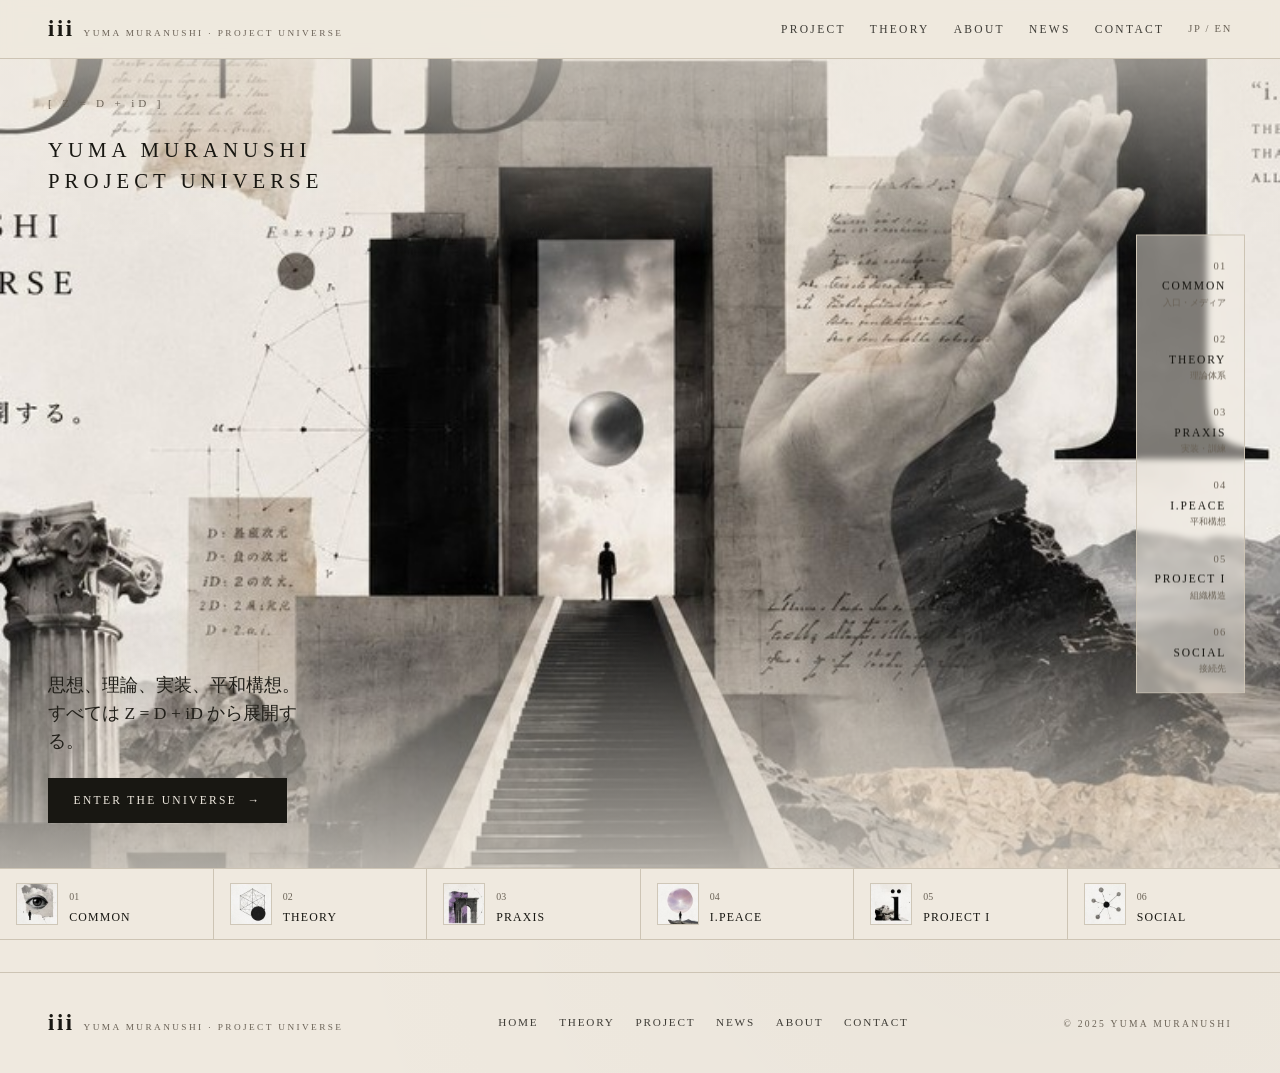
<file: coded/IMG_3397.html>
<!DOCTYPE html>
<html lang="ja">
<head>
<meta charset="UTF-8">
<meta name="viewport" content="width=device-width, initial-scale=1">
<title>Z = D + iD ｜ Key Visual — YUMA MURANUSHI PROJECT UNIVERSE</title>
<meta name="description" content="“i.” The imaginary unit that connects all dimensions. YUMA MURANUSHI / PROJECT UNIVERSE.">
<link rel="stylesheet" href="style.css?v=2">
</head>
<body>

<!-- ===================== Top bar ===================== -->
<header class="topbar">
  <a class="brand" href="https://iii-iii.com/">
    <span class="mark">iii</span>
    <span class="sub">Yuma Muranushi · Project Universe</span>
  </a>
  <nav class="inline">
    <a href="https://iii-iii.com/project/">Project</a>
    <a href="https://iii-iii.com/i-theory/">Theory</a>
    <a href="https://yuma-muranushi.jp/">About</a>
    <a href="https://iii-iii.com/i.media/">News</a>
    <a href="https://line.me/R/ti/p/@082qgqqf">Contact</a>
    <span class="lang">JP / EN</span>
  </nav>
  <button class="nav-toggle" aria-label="メニューを開く"><span></span><span></span><span></span></button>
</header>

<!-- ===================== Fullscreen menu ===================== -->
<div class="menu" role="dialog" aria-label="サイトメニュー">
  <button class="close" aria-label="閉じる">&times;</button>
  <div class="menu-grid">
    <div>
      <h4>Theory ｜ 理論</h4>
      <a href="https://iii-iii.com/i-theory/">i.Theory<span class="ja">理論体系</span></a>
      <a href="https://iii-iii.com/scripta-muranushi/">Scripta Muranushi</a>
      <a href="https://iii-iii.com/iarche-sphere/">Ideal Sphere Theory</a>
      <a href="https://iii-iii.com/operator/">ï Operator</a>
      <a href="https://iii-iii.com/homodimes">Homodimes</a>
    </div>
    <div>
      <h4>Praxis ｜ 実装</h4>
      <a href="https://iii-iii.com/grid/">GLOBAL i.GRID</a>
      <a href="https://iii-iii.com/delta-zyccq/">Thought OS</a>
      <a href="https://iii-iii.com/e.capital/">ë.Capital</a>
      <a href="https://iii-iii.com/point/">i.Point</a>
    </div>
    <div>
      <h4>i.PEACE ｜ 平和構想</h4>
      <a href="https://iii-iii.com/i.peace/">i.PEACE</a>
      <a href="https://peace-peace-peace.com/">Drop Peace! Project</a>
      <a href="https://peace-man.space/">Peace-Man</a>
      <a href="https://maaaru.org/">maaaru</a>
      <a href="https://iii-iii.com/aquia/">AQUiA</a>
    </div>
    <div>
      <h4>Common ｜ 入口・組織</h4>
      <a href="https://iii-iii.com/project/">PROJECT</a>
      <a href="https://iii-iii.com/organization/">Organization<span class="ja">組織構造</span></a>
      <a href="https://iii-iii.com/i.media/">i.Media</a>
      <a href="https://iii-iii.com/i-encyclopedia/">i.Encyclopedia</a>
      <a href="https://yuma-muranushi.jp/">About<span class="ja">公式</span></a>
    </div>
    <div>
      <h4>Social ｜ 接続先</h4>
      <a href="https://www.youtube.com/@PEACE-PEACE-PEACE-PEACE">YouTube</a>
      <a href="https://www.instagram.com/muranushing">Instagram</a>
      <a href="https://line.me/R/ti/p/@082qgqqf">LINE</a>
      <a href="https://utage-system.com/p/ahvsB4JoN9vL">Project ï Presents</a>
    </div>
  </div>
</div>

<!-- ===================== Key Visual ===================== -->
<main>
<section class="kv" style="background-image:url('assets/kv_3397.jpg')" aria-label="キービジュアル">
  <div class="kv-top">
    <p class="eyebrow">[ Z = D + iD ]</p>
    <p class="brand-lg">YUMA MURANUSHI<br>PROJECT UNIVERSE</p>
  </div>

  <div class="kv-bottom">
    <p class="lead">思想、理論、実装、平和構想。<br>すべては Z = D + iD から展開する。</p>
    <a class="btn" href="https://iii-iii.com/project/">Enter the Universe &nbsp;→</a>
  </div>

  <nav class="kv-rail" aria-label="カテゴリーインデックス">
    <a href="https://iii-iii.com/i.media/"><span class="no">01</span><span class="en">Common</span><span class="ja">入口・メディア</span></a>
    <a href="https://iii-iii.com/i-theory/"><span class="no">02</span><span class="en">Theory</span><span class="ja">理論体系</span></a>
    <a href="https://iii-iii.com/grid/"><span class="no">03</span><span class="en">Praxis</span><span class="ja">実装・訓練</span></a>
    <a href="https://iii-iii.com/i.peace/"><span class="no">04</span><span class="en">i.PEACE</span><span class="ja">平和構想</span></a>
    <a href="https://iii-iii.com/organization/"><span class="no">05</span><span class="en">Project i</span><span class="ja">組織構造</span></a>
    <a href="https://www.youtube.com/@PEACE-PEACE-PEACE-PEACE"><span class="no">06</span><span class="en">Social</span><span class="ja">接続先</span></a>
  </nav>
</section>

<!-- compact index strip (常時ナビ・モバイル主役) -->
<nav class="index-strip" aria-label="カテゴリー一覧">
  <a href="https://iii-iii.com/i.media/"><img src="assets/card1_common.jpg" alt=""><span><span class="no">01</span><span class="en">Common</span></span></a>
  <a href="https://iii-iii.com/i-theory/"><img src="assets/card2_theory.jpg" alt=""><span><span class="no">02</span><span class="en">Theory</span></span></a>
  <a href="https://iii-iii.com/grid/"><img src="assets/card3_praxis.jpg" alt=""><span><span class="no">03</span><span class="en">Praxis</span></span></a>
  <a href="https://iii-iii.com/i.peace/"><img src="assets/card4_peace.jpg" alt=""><span><span class="no">04</span><span class="en">i.PEACE</span></span></a>
  <a href="https://iii-iii.com/organization/"><img src="assets/card5_project.jpg" alt=""><span><span class="no">05</span><span class="en">Project i</span></span></a>
  <a href="https://www.youtube.com/@PEACE-PEACE-PEACE-PEACE"><img src="assets/card6_social.jpg" alt=""><span><span class="no">06</span><span class="en">Social</span></span></a>
</nav>
</main>

<!-- ===================== Footer ===================== -->
<footer class="site-footer">
  <div class="footer-row">
    <a class="brand" href="https://iii-iii.com/"><span class="mark">iii</span><span class="sub">Yuma Muranushi · Project Universe</span></a>
    <nav class="fnav">
      <a href="https://iii-iii.com/">Home</a>
      <a href="https://iii-iii.com/i-theory/">Theory</a>
      <a href="https://iii-iii.com/project/">Project</a>
      <a href="https://iii-iii.com/i.media/">News</a>
      <a href="https://yuma-muranushi.jp/">About</a>
      <a href="https://line.me/R/ti/p/@082qgqqf">Contact</a>
    </nav>
    <span class="scroll">© 2025 Yuma Muranushi</span>
  </div>
</footer>

<script src="../js/script.js"></script>
</body>
</html>
</file>
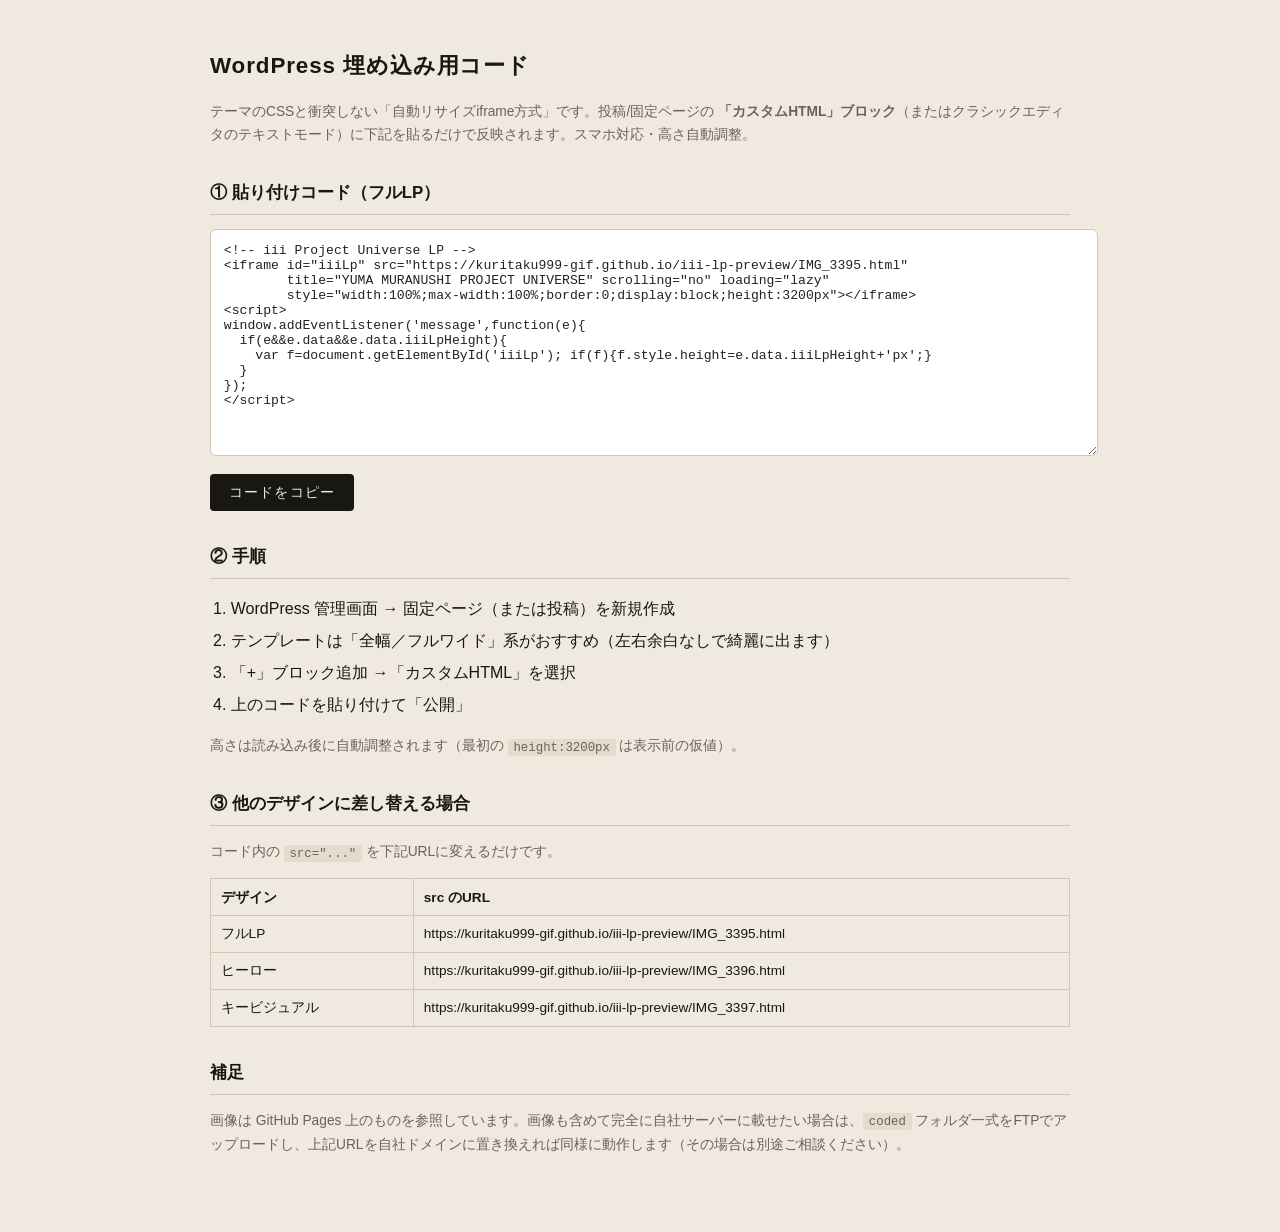
<file: coded/wordpress.html>
<!DOCTYPE html>
<html lang="ja">
<head>
<meta charset="UTF-8">
<meta name="viewport" content="width=device-width, initial-scale=1">
<title>WordPress 埋め込み用コード ｜ iii LP</title>
<style>
  body{font-family:"Hiragino Kaku Gothic ProN","Yu Gothic",sans-serif;background:#efe9df;color:#181712;line-height:1.7;max-width:860px;margin:0 auto;padding:2rem 1.2rem 4rem}
  h1{font-size:1.4rem;font-weight:700;letter-spacing:.04em}
  h2{font-size:1.05rem;margin-top:2rem;border-bottom:1px solid #cfc7b8;padding-bottom:.4rem}
  ol{padding-left:1.3rem}li{margin:.3rem 0}
  code{background:#e2dccd;padding:.1rem .35rem;border-radius:3px;font-size:.9em}
  textarea{width:100%;height:200px;font-family:Consolas,monospace;font-size:.82rem;padding:.8rem;border:1px solid #cfc7b8;border-radius:6px;background:#fff;color:#222;resize:vertical}
  .btn{display:inline-block;margin-top:.6rem;background:#181712;color:#efe9df;border:0;padding:.6rem 1.2rem;font-size:.85rem;letter-spacing:.08em;cursor:pointer;border-radius:4px}
  .note{font-size:.86rem;color:#6b6357}
  table{width:100%;border-collapse:collapse;font-size:.85rem;margin-top:.5rem}
  td,th{border:1px solid #cfc7b8;padding:.4rem .6rem;text-align:left}
</style>
</head>
<body>
<h1>WordPress 埋め込み用コード</h1>
<p class="note">テーマのCSSと衝突しない「自動リサイズiframe方式」です。投稿/固定ページの <strong>「カスタムHTML」ブロック</strong>（またはクラシックエディタのテキストモード）に下記を貼るだけで反映されます。スマホ対応・高さ自動調整。</p>

<h2>① 貼り付けコード（フルLP）</h2>
<textarea id="snip" readonly>&lt;!-- iii Project Universe LP --&gt;
&lt;iframe id="iiiLp" src="https://kuritaku999-gif.github.io/iii-lp-preview/IMG_3395.html"
        title="YUMA MURANUSHI PROJECT UNIVERSE" scrolling="no" loading="lazy"
        style="width:100%;max-width:100%;border:0;display:block;height:3200px"&gt;&lt;/iframe&gt;
&lt;script&gt;
window.addEventListener('message',function(e){
  if(e&amp;&amp;e.data&amp;&amp;e.data.iiiLpHeight){
    var f=document.getElementById('iiiLp'); if(f){f.style.height=e.data.iiiLpHeight+'px';}
  }
});
&lt;/script&gt;</textarea>
<button class="btn" onclick="navigator.clipboard.writeText(document.getElementById('snip').value);this.textContent='コピーしました ✓'">コードをコピー</button>

<h2>② 手順</h2>
<ol>
  <li>WordPress 管理画面 → 固定ページ（または投稿）を新規作成</li>
  <li>テンプレートは「全幅／フルワイド」系がおすすめ（左右余白なしで綺麗に出ます）</li>
  <li>「+」ブロック追加 →「カスタムHTML」を選択</li>
  <li>上のコードを貼り付けて「公開」</li>
</ol>
<p class="note">高さは読み込み後に自動調整されます（最初の <code>height:3200px</code> は表示前の仮値）。</p>

<h2>③ 他のデザインに差し替える場合</h2>
<p class="note">コード内の <code>src="..."</code> を下記URLに変えるだけです。</p>
<table>
  <tr><th>デザイン</th><th>src のURL</th></tr>
  <tr><td>フルLP</td><td>https://kuritaku999-gif.github.io/iii-lp-preview/IMG_3395.html</td></tr>
  <tr><td>ヒーロー</td><td>https://kuritaku999-gif.github.io/iii-lp-preview/IMG_3396.html</td></tr>
  <tr><td>キービジュアル</td><td>https://kuritaku999-gif.github.io/iii-lp-preview/IMG_3397.html</td></tr>
</table>

<h2>補足</h2>
<p class="note">画像は GitHub Pages 上のものを参照しています。画像も含めて完全に自社サーバーに載せたい場合は、<code>coded</code> フォルダ一式をFTPでアップロードし、上記URLを自社ドメインに置き換えれば同様に動作します（その場合は別途ご相談ください）。</p>
</body>
</html>
</file>
<file: v3/css/style.css>
/* ===== iii-iii.com LP v3 (切り抜きパーツ再構築 / ハイブリッド) ===== */
:root{
  --cream:#f4f2ec;
  --paper:#eae6da;
  --ink:#14110d;
  --sub:#6b6357;
  --line:#d8d2c4;
  --header-h:64px;
  --sidebar-w:232px;
  --serif-jp:"Noto Serif JP",serif;
  --serif-en:"Cormorant Garamond","Noto Serif JP",serif;
}
*{box-sizing:border-box;margin:0;padding:0}
html{scroll-behavior:smooth}
body{
  font-family:var(--serif-jp);
  color:var(--ink);
  background:var(--cream);
  line-height:1.7;
  -webkit-font-smoothing:antialiased;
  padding-top:var(--header-h);
}
a{color:inherit;text-decoration:none}
img{max-width:100%;display:block}

/* ---------- HEADER (fixed) ---------- */
.site-header{
  position:fixed;top:0;left:0;right:0;height:var(--header-h);z-index:100;
  display:flex;align-items:center;gap:24px;
  padding:0 28px;
  background:rgba(244,242,236,.92);
  backdrop-filter:blur(6px);
  border-bottom:1px solid var(--line);
}
.brand{display:flex;align-items:center;gap:10px}
.brand-logo{font-family:var(--serif-en);font-size:26px;font-weight:700;letter-spacing:1px;line-height:1}
.brand-name{font-size:9px;letter-spacing:1.5px;line-height:1.25;font-weight:600}
.brand-name small{display:block;color:var(--sub);font-size:8px;font-weight:500}
.header-nav{margin-left:auto;display:flex;gap:26px}
.header-nav a{font-family:var(--serif-en);font-size:13px;letter-spacing:2px;font-weight:600;position:relative}
.header-nav a::after{content:"";position:absolute;left:0;bottom:-6px;width:0;height:1px;background:var(--ink);transition:width .25s}
.header-nav a:hover::after{width:100%}
.header-lang{display:flex;align-items:center;gap:6px;font-size:11px;letter-spacing:1px;color:var(--sub)}
.header-lang a[aria-current="true"]{color:var(--ink);font-weight:700}

/* hamburger */
.hamburger{display:none;flex-direction:column;gap:5px;width:30px;background:none;border:0;cursor:pointer;margin-left:auto}
.hamburger span{height:2px;background:var(--ink);border-radius:2px;transition:.3s}
.hamburger.is-open span:nth-child(1){transform:translateY(7px) rotate(45deg)}
.hamburger.is-open span:nth-child(2){opacity:0}
.hamburger.is-open span:nth-child(3){transform:translateY(-7px) rotate(-45deg)}

/* drawer */
.drawer-backdrop{position:fixed;inset:0;background:rgba(20,17,13,.45);opacity:0;visibility:hidden;transition:.3s;z-index:98}
.drawer-backdrop.is-open{opacity:1;visibility:visible}
.drawer{
  position:fixed;top:0;right:0;height:100%;width:min(82vw,320px);z-index:99;
  background:var(--cream);transform:translateX(100%);transition:transform .3s;
  padding:84px 30px 40px;overflow-y:auto;border-left:1px solid var(--line);
}
.drawer.is-open{transform:translateX(0)}
.drawer nav{display:flex;flex-direction:column}
.drawer-cap{font-family:var(--serif-en);font-size:11px;letter-spacing:3px;color:var(--sub);margin:22px 0 10px}
.drawer-cap:first-child{margin-top:0}
.drawer a{font-family:var(--serif-en);font-size:17px;letter-spacing:1px;padding:11px 0;border-bottom:1px solid var(--line);font-weight:600}
.drawer a b{display:inline-block;width:30px;color:var(--sub);font-size:13px}

/* ---------- SIDEBAR（文字のみ・右端に固定オーバーレイ／開閉可） ---------- */
.sidebar{
  position:fixed;right:0;top:50%;transform:translateY(-50%);z-index:90;
  background:rgba(244,242,236,.72);backdrop-filter:blur(5px);
  border:1px solid var(--line);border-right:0;border-radius:6px 0 0 6px;
  padding:10px 16px 10px 14px;transition:transform .35s ease;
}
.sidebar.is-closed{transform:translate(100%,-50%)}
.side-nav{list-style:none}
.side-nav li{border-top:1px solid var(--line)}
.side-nav li:first-child{border-top:0}
.side-nav a{display:flex;align-items:baseline;gap:9px;padding:9px 2px;transition:.2s;white-space:nowrap}
.side-nav a:hover{transform:translateX(-4px)}
.side-nav b{font-family:var(--serif-en);font-size:11px;color:var(--sub);font-weight:600;width:18px}
.side-nav span{font-family:var(--serif-en);font-size:13px;letter-spacing:1.5px;font-weight:600}
.side-nav small{font-family:var(--serif-jp);font-size:9px;letter-spacing:.3px;color:var(--sub);margin-left:auto}
/* 開閉トグル（サイドバー左辺のタブ） */
.side-toggle{
  position:absolute;left:-26px;top:50%;transform:translateY(-50%);
  width:26px;height:54px;border:1px solid var(--line);border-right:0;border-radius:6px 0 0 6px;
  background:rgba(244,242,236,.92);cursor:pointer;display:grid;place-items:center;padding:0;
}
.side-toggle span,.side-toggle span::before,.side-toggle span::after{
  content:"";display:block;width:12px;height:2px;background:var(--ink);position:relative
}
.side-toggle span::before{position:absolute;top:-5px}
.side-toggle span::after{position:absolute;top:5px}

/* ---------- MAIN（フルブリード：余白ゼロ） ---------- */
.main{width:100%}

/* ---------- HERO ---------- */
.hero{position:relative;background:#fff;overflow:hidden;line-height:0}
.hero-media{position:relative;line-height:0}   /* 画像＋ENTERボタンの基準枠。カードを下に出してもボタンは常に画像基準 */
.hero-media picture img{width:100%;display:block}
.enter-btn{position:absolute;left:6%;bottom:41%;width:min(16%,200px);z-index:3;transition:transform .25s,opacity .25s}
.enter-btn:hover{transform:translateX(6px);opacity:.85}
/* ヒーロー下部の6カラム（元のクリーム背景のまま／MV上に重ねる） */
.hero-nav{position:absolute;left:0;right:0;bottom:0;z-index:2;
  display:flex;justify-content:center;align-items:stretch;gap:1.4%;
  padding:0 0 12px;background:transparent;border-top:0}
.hero-nav a{display:flex;flex-direction:column;padding:0;
  flex:0 0 10.6%;
  background:rgba(236,231,221,.95);border:1px solid var(--line);
  line-height:1.2;transition:transform .25s,box-shadow .25s}
.hero-nav a:hover{transform:translateY(-4px);box-shadow:0 6px 18px rgba(0,0,0,.18)}
/* 縦長セルにカードいっぱい表示（cover＝余白を出さずカードを埋める。画像3:4とカード比がほぼ同じでトリミングは僅か） */
.hero-nav img{width:100%;height:clamp(160px,16vw,214px);object-fit:cover;display:block;background:#ece6dc}
.hero-nav .hn-label{display:flex;flex-direction:column;padding:9px 10px 13px;
  font-family:var(--serif-en);font-size:13px;letter-spacing:1.5px;font-weight:700;color:var(--ink)}
.hero-nav .hn-label b{font-size:11px;color:var(--ink);font-weight:700;margin-bottom:2px}
.hero-nav .hn-label small{font-family:var(--serif-jp);font-size:9.5px;letter-spacing:.3px;color:#2b2620;font-weight:600;margin-top:3px}

/* ---------- 中間セクション THEORY / PRAXIS（左右の横並び・隙間なし） ---------- */
.mid{display:flex;gap:0}
.mid-band{position:relative;display:block;overflow:hidden;background:var(--paper);flex:1 1 0;min-width:0;line-height:0}
.mid-band+.mid-band{border-left:1px solid var(--line)}
.mid-band img{width:100%;display:block;transition:transform .6s}
.mid-band:hover img{transform:scale(1.02)}
.mid-text{
  position:absolute;left:6%;top:50%;transform:translateY(-50%);
  max-width:62%;padding:14px 18px;line-height:1.7;
  background:linear-gradient(90deg,rgba(244,242,236,.92) 68%,rgba(244,242,236,0));
}
.mid-text h3{font-family:var(--serif-en);font-size:clamp(18px,1.7vw,26px);letter-spacing:4px;font-weight:600;line-height:1}
.mid-sub{font-size:11px;letter-spacing:2px;color:var(--sub);margin:3px 0 9px}
.mid-body{font-size:clamp(10px,0.85vw,12.5px);line-height:1.75;color:#39332a;margin-bottom:11px}
.mid-view{font-family:var(--serif-en);font-size:11px;letter-spacing:2px;display:inline-flex;gap:9px;align-items:center}
.mid-view i{font-style:normal;transition:transform .25s}
.mid-band:hover .mid-view i{transform:translateX(6px)}

/* 未定リンク（押しても動かない） */
.is-disabled{cursor:default}

/* ---------- SECTION HEAD ---------- */
.pickup{padding:0}
.sec-head{display:flex;align-items:baseline;gap:16px;margin:0;padding:30px 28px 14px;border-bottom:1px solid var(--ink)}
.sec-head h2{font-family:var(--serif-en);font-size:28px;letter-spacing:4px;font-weight:600}
.sec-sub{font-size:12px;letter-spacing:2px;color:var(--sub)}

/* ---------- PICKUP CARDS (hybrid) ---------- */
.card-grid{display:grid;grid-template-columns:repeat(6,1fr);gap:0;border-bottom:1px solid var(--line)}
.card{
  display:flex;flex-direction:column;align-items:center;text-align:center;
  padding:22px 16px 26px;background:var(--cream);
  border-right:1px solid var(--line);transition:background .25s,transform .25s;
  position:relative;
}
.card:last-child{border-right:0}
.card:hover{background:#fff;transform:translateY(-4px);box-shadow:0 10px 30px -18px rgba(0,0,0,.4)}
.card-no{font-family:var(--serif-en);font-size:13px;color:var(--sub);align-self:flex-start;font-weight:600}
.card-cat{font-size:9px;letter-spacing:1.5px;color:var(--sub);margin:2px 0 4px;align-self:flex-start}
/* アイコン部分のみを画像から切り出して表示（テキストはHTML） */
.card-icon{
  display:block;width:100%;height:96px;margin:10px 0 16px;
  background-repeat:no-repeat;background-position:center center;background-size:contain;
}
.card-title{font-family:var(--serif-jp);font-size:18px;font-weight:600;letter-spacing:1px;margin-bottom:6px}
.card-en{font-family:var(--serif-en);font-size:13px;letter-spacing:1px;color:#3a342b;line-height:1.4;margin-bottom:12px}
.card-body{font-size:11.5px;color:var(--sub);line-height:1.85;margin-bottom:18px}
.card-detail{margin-top:auto;font-family:var(--serif-en);font-size:12px;letter-spacing:3px;color:var(--ink);display:flex;gap:10px;align-items:center}
.card-detail i{font-style:normal;transition:transform .25s}
.card:hover .card-detail i{transform:translateX(6px)}

/* ---------- BANDS (hybrid・フルブリード/隙間なし) ---------- */
.bands{margin-top:0;display:flex;flex-direction:column;gap:0}
.band{position:relative;display:block;overflow:hidden;background:#fff;border-top:1px solid var(--line)}
.band>img{width:100%;display:block;transition:transform .6s}
.band:hover>img{transform:scale(1.015)}
.band-dark{background:#0e0c0a}

.band-text{position:absolute;z-index:2;max-width:44%;padding:14px 20px}
.band-left{left:4%;top:50%;transform:translateY(-50%)}
.band-topleft{left:4%;top:12%}
.band-text h3{font-family:var(--serif-en);font-size:26px;letter-spacing:4px;font-weight:600;line-height:1}
.band-sub{font-size:11px;letter-spacing:2px;margin:3px 0 9px;opacity:.8}
.band-body{font-size:12.5px;line-height:1.8;margin-bottom:12px}
.band-view{font-family:var(--serif-en);font-size:11px;letter-spacing:3px;display:inline-flex;gap:9px;align-items:center}
.band-view i{font-style:normal;transition:transform .25s}
.band:hover .band-view i{transform:translateX(6px)}
/* 黒帯=明色文字 / クリーム=濃色文字 */
.band-dark .band-text{color:#f4f2ec}
.band-dark .band-text .band-sub{color:#cfc8bb}
.band-light .band-text{color:var(--ink)}
.band-light .band-text .band-sub{color:var(--sub)}
.band-light .band-text{background:linear-gradient(90deg,rgba(244,242,236,.9) 72%,rgba(244,242,236,0))}
/* i.PEACE 右側リスト */
.band-list{position:absolute;z-index:2;right:4%;top:50%;transform:translateY(-50%);
  list-style:none;text-align:right;color:#f4f2ec;font-family:var(--serif-en);
  font-size:12px;letter-spacing:1.5px;line-height:2}
.band-list li:first-child{font-weight:700}

/* 横並び3枚：高さ揃え＋PROJECT i / SOCIAL は同じ幅、ï だけ細く
   （行の高さを固定し img を cover で充填。flexはインラインで grow 指定） */
.band-row{display:flex;gap:0;align-items:stretch;height:clamp(150px,12.5vw,205px)}
.band-row .band-cell+.band-cell{border-left:1px solid var(--line)}
.band-cell{min-width:0;height:100%}
.band-cell>img{width:100%;height:100%;object-fit:cover;object-position:center;display:block}
/* 横並びは高さが低いので文字を小さめに */
.band-row .band-text{padding:10px 16px;max-width:88%}
.band-row .band-text h3{font-size:20px;letter-spacing:3px}
.band-row .band-sub{font-size:10px;margin:2px 0 6px}
.band-row .band-body{font-size:11px;line-height:1.7;margin-bottom:9px}
.band-row .band-view{font-size:10px;letter-spacing:2px}
.band-row .band-topleft{top:9%}

/* ---------- FOOTER ---------- */
.site-footer{background:var(--cream);border-top:1px solid var(--line);padding:36px 40px;display:flex;flex-wrap:wrap;align-items:center;gap:26px 36px}
.footer-nav{display:flex;flex-wrap:wrap;gap:18px 26px}
.footer-nav a{font-family:var(--serif-en);font-size:12px;letter-spacing:1.5px;font-weight:600;text-align:center}
.footer-nav small{display:block;font-family:var(--serif-jp);font-size:8.5px;color:var(--sub);letter-spacing:.5px;font-weight:500;margin-top:2px}
.footer-sns{display:flex;align-items:center;gap:12px;font-family:var(--serif-en);font-size:12px;letter-spacing:2px;color:var(--sub)}
.footer-sns a{width:30px;height:30px;border:1px solid var(--line);border-radius:50%;display:grid;place-items:center;transition:.2s}
.footer-sns a:hover{background:var(--ink);color:var(--cream)}
.copyright{margin-left:auto;font-size:10px;letter-spacing:1px;color:var(--sub)}
.footer-tagline{width:100%;text-align:right;font-family:var(--serif-en);font-size:10px;font-weight:600;letter-spacing:1.5px;line-height:1.9;color:var(--sub);margin:-8px 0 0}

/* ========== RESPONSIVE ========== */
/* 狭いPC：カードが高く説明文との隙間が消えるため、ボタンをカード左の余白(左下隅)に小さめで配置 */
@media (min-width:1024px) and (max-width:1199px){
  .enter-btn{left:3%;bottom:9%;width:min(11%,130px)}
}
@media (max-width:1023px){
  .header-nav,.header-lang{display:none}
  .hamburger{display:flex}
  .sidebar{display:none}            /* デスクトップ用の文字サイドバーはモバイルでは隠す（ハンバーガーに集約） */
  .card-grid{grid-template-columns:repeat(3,1fr)}
  .card:nth-child(3){border-right:0}
  .card:nth-child(-n+3){border-bottom:1px solid var(--line)}
  .sec-head h2{font-size:24px}
  /* タブレットも6カラムはヒーロー画像の上にオーバーレイ（PC/スマホと同じ配置を維持）。
     箱が低いとcoverでfigの上下が切れるため、タブレットだけcontainでfig全体を表示し切れを防ぐ */
  .hero-nav a{flex:0 0 13.5%}
  .hero-nav img{height:clamp(64px,9.5vw,120px);object-fit:contain;background:#ece6dc}  /* containなのでfigは絶対に切れない。箱はENTERボタンと衝突しない高さに抑える */
  /* ENTERボタンは説明文の下・カードの上（カードと非衝突になるよう少し上げてbottom:44%） */
  .enter-btn{left:6%;bottom:44%;top:auto;width:min(20%,180px)}
}
@media (max-width:600px){
  .mid{flex-direction:column}
  .mid-band+.mid-band{border-left:0;border-top:1px solid var(--line)}
  .mid-text{position:static;transform:none;max-width:100%;background:var(--cream);border-top:1px solid var(--line)}
  .mid-text h3{font-size:22px}
  .mid-band{display:flex;flex-direction:column;flex:0 0 auto}  /* flex-basis:0+overflow:hiddenでmin-height:autoが効かず高さ0に潰れる→コンテンツ基準に戻す */
  /* スマホはヒーロー画像の上に6カラムを重ねる（縦長MVの下部に乗せる）
     ※タブレットのstatic帯ルールを打ち消してオーバーレイ（position:absolute）に戻す */
  .hero-nav{position:absolute;left:0;right:0;bottom:0;z-index:2;
    display:grid;grid-template-columns:repeat(6,1fr);
    gap:1.2%;padding:0 1.5% 6px;align-items:end;background:transparent;border-top:0}  /* gridで6等分＝確実に6枚収まる */
  .hero-nav a{flex:initial;width:auto;min-width:0}
  .hero-nav img{height:clamp(52px,15vw,104px)}          /* モバイルは画像を低く */
  .hero-nav .hn-label{padding:4px 2px 6px;font-size:8px;letter-spacing:.2px}
  .hero-nav .hn-label b{font-size:7px;margin-bottom:1px}
  .hero-nav .hn-label small{display:none}             /* 副題は幅不足のため非表示 */
  .enter-btn{left:6%;bottom:auto;top:4%;width:50%}
  /* バンド：画像の下にテキストを通常配置 */
  .band-text,.band-list{position:static;transform:none;max-width:100%;width:100%;text-align:left}
  .band-text{padding:16px 18px;background:none!important}
  .band-topleft,.band-left{top:auto;left:auto}
  .band-list{padding:0 18px 16px;text-align:left}
  .band-dark{padding-bottom:2px}
  .band-light .band-text{border-top:1px solid var(--line)}
  /* 横並び3枚はモバイルで縦積みに戻す（固定高さを解除しないとフッターに被る） */
  .band-row{flex-direction:column;gap:18px;height:auto}
  .band-cell{flex:none!important;height:auto}
  .band-cell>img{height:auto;object-fit:contain}
  .band-row .band-text{max-width:100%}
  :root{--header-h:56px}
  .card-grid{grid-template-columns:repeat(2,1fr)}
  .card{border-right:1px solid var(--line)}
  .card:nth-child(odd){border-right:1px solid var(--line)}  /* タブレット用nth-child(3)の打ち消し＝中央の仕切りを復活 */
  .card:nth-child(2n){border-right:0}
  .card:nth-child(-n+4){border-bottom:1px solid var(--line)}
  .card-icon{height:96px}
  .sec-head{padding:24px 16px 12px}
  .footer-nav{gap:14px 18px}
  .copyright{margin-left:0;width:100%}
}

/* ========== WordPress等へiframe埋め込み時の調整 ==========
   自動リサイズiframe（内部スクロール無し）ではposition:fixedが正しく効かないため、
   ヘッダーは通常配置にして自然に流す／追従サイドバーは非表示にする
   （ナビはヘッダー＋ヒーロー下6カラムで担保） */
body.is-embedded{padding-top:0}
body.is-embedded .site-header{position:static}
body.is-embedded .sidebar{display:none}
</file>
<file: css/style.css>
/* =====================================================================
   YUMA MURANUSHI / PROJECT UNIVERSE  ( Z = D + iD )
   Shared stylesheet  —  hybrid mockup + responsive overlay
   ===================================================================== */

:root {
  --paper:  #efe9df;   /* 生成りの紙地       */
  --paper2: #e6dfd2;
  --ink:    #1a1916;   /* 墨                  */
  --accent: #6b6357;   /* くすみグレージュ    */
  --line:   #cfc7b8;
  --maxw:   1320px;
}

* { box-sizing: border-box; }
html, body { margin: 0; padding: 0; }

body {
  font-family: "Times New Roman", "Noto Serif JP", "Yu Mincho", serif;
  color: var(--ink);
  background: var(--paper);
  -webkit-font-smoothing: antialiased;
  line-height: 1.6;
}

img { display: block; max-width: 100%; }
a   { color: inherit; }

/* ---------------------------------------------------------------------
   Sticky top bar  (常時表示・最小限・モックアップを邪魔しない)
   --------------------------------------------------------------------- */
.topbar {
  position: sticky; top: 0; z-index: 50;
  display: flex; align-items: center; justify-content: space-between;
  padding: .55rem 1.1rem;
  background: rgba(239, 233, 223, .82);
  backdrop-filter: blur(7px);
  -webkit-backdrop-filter: blur(7px);
  border-bottom: 1px solid var(--line);
}
.topbar .brand { display: flex; align-items: baseline; gap: .6rem; text-decoration: none; }
.brand .mark { font-size: 1.35rem; letter-spacing: .14em; font-weight: 700; }
.brand .sub  { font-size: .6rem; letter-spacing: .26em; text-transform: uppercase; color: var(--accent); }

.topbar nav.inline { display: flex; gap: 1.4rem; }
.topbar nav.inline a {
  text-decoration: none; font-size: .72rem; letter-spacing: .18em;
  text-transform: uppercase; color: var(--ink); opacity: .8;
}
.topbar nav.inline a:hover { opacity: 1; border-bottom: 1px solid var(--ink); }

/* hamburger */
.nav-toggle {
  display: none; flex-direction: column; gap: 4px;
  background: none; border: 0; cursor: pointer; padding: 6px;
}
.nav-toggle span { width: 22px; height: 1.5px; background: var(--ink); display: block; }

/* ---------------------------------------------------------------------
   Fullscreen menu  (全リンクをここに集約 → どの画面幅でも操作可能)
   --------------------------------------------------------------------- */
.menu {
  position: fixed; inset: 0; z-index: 60;
  background: rgba(239, 233, 223, .985);
  display: none; flex-direction: column;
  padding: 4.5rem 1.5rem 3rem; overflow: auto;
}
.menu.open { display: flex; }
.menu .close {
  position: absolute; top: 1rem; right: 1.25rem;
  background: none; border: 0; font-size: 1.8rem; cursor: pointer; line-height: 1;
}
.menu .menu-grid {
  max-width: var(--maxw); margin: 0 auto; width: 100%;
  display: grid; grid-template-columns: repeat(auto-fit, minmax(200px, 1fr)); gap: 2rem;
}
.menu h4 {
  font-size: .68rem; letter-spacing: .24em; text-transform: uppercase;
  color: var(--accent); border-bottom: 1px solid var(--line);
  padding-bottom: .4rem; margin: 0 0 .8rem;
}
.menu a {
  display: block; text-decoration: none; padding: .35rem 0;
  font-size: .95rem; border-bottom: 1px solid transparent;
}
.menu a:hover { border-bottom-color: var(--ink); }
.menu a .ja { color: var(--accent); font-size: .78rem; margin-left: .4rem; }

/* ---------------------------------------------------------------------
   Stage  (モックアップ画像 + 透明ホットスポット)
   --------------------------------------------------------------------- */
.stage { position: relative; width: 100%; max-width: var(--maxw); margin: 0 auto; }
.stage--portrait { max-width: 1180px; }
.stage > img { width: 100%; height: auto; }

/* transparent clickable hotspot — % 指定なので画像と一緒に伸縮する */
.hot {
  position: absolute; display: block;
  border-radius: 2px;
  transition: background .15s ease, box-shadow .15s ease;
}
.hot:hover, .hot:focus {
  background: rgba(30, 28, 24, .12);
  box-shadow: inset 0 0 0 1px rgba(30, 28, 24, .4);
  outline: none;
}
.hot .vh {
  position: absolute; width: 1px; height: 1px; padding: 0; margin: -1px;
  overflow: hidden; clip: rect(0, 0, 0, 0); white-space: nowrap; border: 0;
}

/* debug: 「h」キーでホットスポット可視化（位置調整用） */
.stage.debug .hot {
  background: rgba(214, 40, 40, .26);
  box-shadow: inset 0 0 0 1px rgba(214, 40, 40, .7);
}

/* ---------------------------------------------------------------------
   Sitemap / リンク一覧  (モバイル主役 & SEO/アクセシビリティ)
   --------------------------------------------------------------------- */
.sitemap { max-width: var(--maxw); margin: 0 auto; padding: 3.5rem 1.25rem; }
.sitemap .eyebrow {
  font-size: .66rem; letter-spacing: .3em; text-transform: uppercase;
  color: var(--accent); margin: 0 0 .4rem;
}
.sitemap h2 {
  font-size: clamp(1.6rem, 4vw, 2.4rem); font-weight: 400; margin: 0 0 2rem;
  letter-spacing: .04em;
}
.sitemap .cols {
  display: grid; grid-template-columns: repeat(auto-fit, minmax(220px, 1fr)); gap: 2.2rem;
}
.sitemap h4 {
  font-size: .68rem; letter-spacing: .24em; text-transform: uppercase;
  color: var(--accent); border-bottom: 1px solid var(--line);
  padding-bottom: .4rem; margin: 0 0 .7rem;
}
.sitemap ul { list-style: none; margin: 0; padding: 0; }
.sitemap li { margin: 0 0 .15rem; }
.sitemap li a {
  display: flex; justify-content: space-between; align-items: baseline; gap: .6rem;
  text-decoration: none; padding: .4rem 0; border-bottom: 1px solid transparent;
}
.sitemap li a:hover { border-bottom-color: var(--ink); }
.sitemap li a .ja { color: var(--accent); font-size: .78rem; }

/* ---------------------------------------------------------------------
   Footer
   --------------------------------------------------------------------- */
.site-footer {
  border-top: 1px solid var(--line); margin-top: 1rem;
  padding: 2.2rem 1.25rem; text-align: center;
}
.site-footer .mark { font-size: 1.3rem; letter-spacing: .14em; font-weight: 700; }
.site-footer .sub  { font-size: .6rem; letter-spacing: .26em; text-transform: uppercase; color: var(--accent); }
.site-footer .fnav { display: flex; flex-wrap: wrap; gap: 1.2rem; justify-content: center; margin: 1rem 0; }
.site-footer .fnav a {
  text-decoration: none; font-size: .72rem; letter-spacing: .16em; text-transform: uppercase; opacity: .8;
}
.site-footer .fnav a:hover { opacity: 1; }
.site-footer .copy { font-size: .66rem; color: var(--accent); letter-spacing: .08em; }

.hint {
  max-width: var(--maxw); margin: 0 auto; padding: 0 1.25rem;
  font-size: .66rem; color: var(--accent); letter-spacing: .04em; text-align: right;
}

/* ---------------------------------------------------------------------
   Responsive
   --------------------------------------------------------------------- */
@media (max-width: 768px) {
  .topbar nav.inline { display: none; }
  .nav-toggle { display: flex; }
  .stage--portrait { max-width: 100%; }
  .sitemap { padding: 2.5rem 1rem; }
}
</file>
<file: coded/style.css>
/* =====================================================================
   YUMA MURANUSHI / PROJECT UNIVERSE  —  Fully-coded rebuild
   IMG_3396 (Hero) を「デザイン見本」として HTML/CSS で再構築
   ===================================================================== */

:root{
  --paper:#efe9df;
  --paper2:#e7e0d2;
  --ink:#181712;
  --accent:#6b6357;
  --line:#cdc4b4;
  --max:1280px;
}
*{box-sizing:border-box}
html,body{margin:0;padding:0}
body{
  background:var(--paper);
  color:var(--ink);
  font-family:"Times New Roman","Noto Serif JP","Yu Mincho",serif;
  -webkit-font-smoothing:antialiased;
  line-height:1.6;
  /* ごく薄い紙の質感 */
  background-image:
    radial-gradient(circle at 20% 10%, rgba(0,0,0,.015), transparent 60%),
    radial-gradient(circle at 80% 80%, rgba(0,0,0,.02), transparent 55%);
}
img{display:block;max-width:100%}
a{color:inherit;text-decoration:none}
.wrap{max-width:var(--max);margin:0 auto;padding:0 clamp(1rem,4vw,3rem)}

/* --------------------------- Top bar ------------------------------- */
.topbar{
  position:sticky;top:0;z-index:50;
  display:flex;align-items:center;justify-content:space-between;
  padding:.7rem clamp(1rem,4vw,3rem);
  background:rgba(239,233,223,.85);backdrop-filter:blur(7px);-webkit-backdrop-filter:blur(7px);
  border-bottom:1px solid var(--line);
}
.brand{display:flex;align-items:baseline;gap:.55rem}
.brand .mark{font-size:1.4rem;font-weight:700;letter-spacing:.12em}
.brand .sub{font-size:.58rem;letter-spacing:.26em;text-transform:uppercase;color:var(--accent)}
.topbar nav.inline{display:flex;gap:1.5rem;align-items:center}
.topbar nav.inline a{font-size:.72rem;letter-spacing:.2em;text-transform:uppercase;opacity:.82}
.topbar nav.inline a:hover{opacity:1;border-bottom:1px solid var(--ink)}
.topbar .lang{font-size:.66rem;letter-spacing:.16em;color:var(--accent)}
.nav-toggle{display:none;flex-direction:column;gap:4px;background:none;border:0;cursor:pointer;padding:6px}
.nav-toggle span{width:22px;height:1.5px;background:var(--ink);display:block}

/* --------------------------- Fullscreen menu ----------------------- */
.menu{position:fixed;inset:0;z-index:60;background:rgba(239,233,223,.985);display:none;flex-direction:column;padding:4.5rem 1.5rem 3rem;overflow:auto}
.menu.open{display:flex}
.menu .close{position:absolute;top:1rem;right:1.25rem;background:none;border:0;font-size:1.8rem;cursor:pointer;line-height:1}
.menu .menu-grid{max-width:var(--max);margin:0 auto;width:100%;display:grid;grid-template-columns:repeat(auto-fit,minmax(200px,1fr));gap:2rem}
.menu h4{font-size:.66rem;letter-spacing:.24em;text-transform:uppercase;color:var(--accent);border-bottom:1px solid var(--line);padding-bottom:.4rem;margin:0 0 .8rem}
.menu a{display:block;padding:.35rem 0;font-size:.95rem;border-bottom:1px solid transparent}
.menu a:hover{border-bottom-color:var(--ink)}
.menu a .ja{color:var(--accent);font-size:.78rem;margin-left:.4rem}

/* =============================== HERO ============================== */
.hero{position:relative;padding:1.5rem 0 .5rem}

/* 左の縦書き英字レール */
.side-rail{
  position:absolute;left:.2rem;top:7rem;z-index:4;
  writing-mode:vertical-rl;transform:rotate(180deg);
  font-size:.6rem;letter-spacing:.28em;text-transform:uppercase;color:var(--accent);
  line-height:1.9;
}

.hero .eyebrow{font-size:.7rem;letter-spacing:.34em;color:var(--accent);margin:0 0 .5rem;padding-left:clamp(2rem,4.5vw,3.6rem)}

/* 重ね合わせGrid：巨大タイトルが大きなコラージュの上に重なる（参照デザイン準拠・固定px不使用で堅牢） */
.hero-canvas{
  display:grid;
  grid-template-columns:minmax(210px,.82fr) 1fr 1fr 58px;
  grid-template-rows:auto auto;
  column-gap:clamp(.7rem,1.8vw,1.4rem);
  align-items:start;margin-top:.3rem;padding-left:clamp(2rem,4.5vw,3.6rem);
}
.hero .title{
  grid-column:1 / 4;grid-row:1;z-index:2;align-self:start;margin:0;
  font-size:clamp(2.8rem,10vw,8rem);font-weight:400;letter-spacing:.02em;line-height:.92;
  text-shadow:0 1px 14px rgba(239,233,223,.7);
}
.hero .title .op{font-weight:300;color:#3a352c}

/* 左：サブ・本文・CTA（col1・row2／コラージュと重ならない） */
.hero-left{grid-column:1 / 2;grid-row:2;z-index:2;align-self:start;margin-top:1rem}
.hero-left .label{font-size:clamp(1rem,1.5vw,1.3rem);letter-spacing:.2em;margin:.4rem 0 1rem;line-height:1.5}
.hero-left .lead{font-size:.95rem;color:#2b2820;margin:0 0 1.5rem}
.btn{
  display:inline-flex;align-items:center;gap:.9rem;
  background:var(--ink);color:var(--paper);
  padding:.85rem 1.6rem;font-size:.72rem;letter-spacing:.2em;text-transform:uppercase;
  transition:opacity .2s, transform .2s;
}
.btn:hover{opacity:.88;transform:translateX(3px)}

/* 中央：大きなコラージュ（col2-3・row1-2を占有しタイトルの下に重なる・枠なし・エッジぼかし） */
.hero-collage{
  grid-column:2 / 4;grid-row:1 / 3;z-index:0;width:100%;align-self:start;
  margin-top:clamp(2.2rem,5vw,4.2rem);
  filter:grayscale(.12) contrast(1.04);
  -webkit-mask-image:radial-gradient(116% 110% at 50% 48%, #000 70%, transparent 100%);
          mask-image:radial-gradient(116% 110% at 50% 48%, #000 70%, transparent 100%);
}
/* 大きな i グリフ：col3・row1 右上に重ねる */
.hero-i{
  grid-column:3 / 4;grid-row:1;justify-self:end;align-self:start;z-index:3;
  display:flex;flex-direction:column;align-items:flex-start;text-align:left;margin:.2rem .3rem 0 0;
}
.hero-i .glyph{font-size:clamp(4.5rem,8.5vw,7.4rem);line-height:.8;font-weight:400;color:var(--ink);text-shadow:0 2px 16px rgba(239,233,223,.92)}
.hero-i .cap{font-size:.54rem;letter-spacing:.2em;text-transform:uppercase;color:var(--accent);line-height:1.7;margin-top:.4rem;max-width:118px}

/* 01–06 インデックス：col4・右端の縦レール */
.index{
  grid-column:4;grid-row:1 / 3;align-self:start;z-index:2;
  display:flex;flex-direction:column;gap:.9rem;border-left:1px solid var(--line);padding-left:.8rem;
}
.index a{display:block}
.index .no{font-size:.66rem;letter-spacing:.1em;color:var(--accent)}
.index .en{font-size:.7rem;letter-spacing:.14em;text-transform:uppercase;display:block;margin-top:.12rem}
.index .ja{font-size:.58rem;color:var(--accent);display:block}
.index a:hover .en{border-bottom:1px solid var(--ink)}

/* =============================== CARDS ============================= */
.cards{
  display:grid;grid-template-columns:repeat(6,1fr);gap:1px;
  background:var(--line);border:1px solid var(--line);margin:3rem 0 1rem;
}
.card{background:var(--paper);padding:1rem .9rem 1.1rem;display:flex;flex-direction:column;gap:.6rem;transition:background .2s}
.card:hover{background:#fff}
.card .thumb{aspect-ratio:1/1;background:var(--paper2) center/cover no-repeat;border:1px solid var(--line);
  display:flex;align-items:center;justify-content:center;color:var(--accent);font-size:1.4rem;overflow:hidden}
.card .thumb img{width:100%;height:100%;object-fit:cover;filter:grayscale(.1) contrast(1.04)}
.card .no{font-size:.66rem;letter-spacing:.18em;color:var(--accent)}
.card .en{font-size:.86rem;letter-spacing:.06em}
.card .ja{font-size:.68rem;color:var(--accent)}

/* =============================== FOOTER =========================== */
.site-footer{border-top:1px solid var(--line);margin-top:2rem;padding:2rem clamp(1rem,4vw,3rem)}
.footer-row{max-width:var(--max);margin:0 auto;display:flex;align-items:center;justify-content:space-between;flex-wrap:wrap;gap:1rem}
.footer-row .fnav{display:flex;gap:1.3rem;flex-wrap:wrap}
.footer-row .fnav a{font-size:.7rem;letter-spacing:.16em;text-transform:uppercase;opacity:.82}
.footer-row .fnav a:hover{opacity:1}
.footer-row .copy{font-size:.64rem;color:var(--accent);letter-spacing:.06em}
.scroll{font-size:.6rem;letter-spacing:.24em;text-transform:uppercase;color:var(--accent)}

/* ===================== Key Visual (IMG_3397) ====================== */
.kv{
  position:relative;min-height:clamp(540px,90vh,940px);
  background:#e9e2d4 center/cover no-repeat;border-bottom:1px solid var(--line);overflow:hidden;
}
.kv::before{
  content:"";position:absolute;inset:0;pointer-events:none;
  background:
    linear-gradient(180deg, rgba(239,233,223,.6) 0%, rgba(239,233,223,0) 24%),
    linear-gradient(0deg,   rgba(239,233,223,.72) 0%, rgba(239,233,223,0) 34%);
}
.kv-top{position:absolute;top:clamp(1rem,4vh,2.6rem);left:clamp(1rem,4vw,3rem);z-index:2}
.kv-top .eyebrow{font-size:.7rem;letter-spacing:.34em;color:var(--accent);margin:0 0 .5rem}
.kv-top .brand-lg{font-size:clamp(.95rem,1.7vw,1.3rem);letter-spacing:.24em;line-height:1.5}
.kv-bottom{position:absolute;bottom:clamp(1.2rem,5vh,3.2rem);left:clamp(1rem,4vw,3rem);z-index:2;max-width:34ch}
.kv-bottom .lead{font-size:clamp(.95rem,1.4vw,1.1rem);color:#22201a;margin:0 0 1.4rem}
.kv-rail{
  position:absolute;top:50%;right:clamp(.6rem,3vw,2.2rem);transform:translateY(-50%);z-index:2;
  display:flex;flex-direction:column;gap:.9rem;text-align:right;
  background:rgba(239,233,223,.5);backdrop-filter:blur(3px);-webkit-backdrop-filter:blur(3px);
  padding:1rem 1.1rem;border:1px solid var(--line);
}
.kv-rail a .no{font-size:.66rem;color:var(--accent);letter-spacing:.1em}
.kv-rail a .en{display:block;font-size:.72rem;letter-spacing:.16em;text-transform:uppercase}
.kv-rail a:hover .en{border-bottom:1px solid var(--ink)}
.kv-rail a .ja{display:block;font-size:.58rem;color:var(--accent)}

/* compact index strip under KV */
.index-strip{
  display:grid;grid-template-columns:repeat(6,1fr);gap:1px;
  background:var(--line);border-bottom:1px solid var(--line);
}
.index-strip a{background:var(--paper);display:flex;align-items:center;gap:.7rem;padding:.8rem 1rem;transition:background .2s}
.index-strip a:hover{background:#fff}
.index-strip img{width:42px;height:42px;object-fit:cover;border:1px solid var(--line);filter:grayscale(.1) contrast(1.04)}
.index-strip .no{font-size:.62rem;color:var(--accent)}
.index-strip .en{display:block;font-size:.74rem;letter-spacing:.1em;text-transform:uppercase}

/* ===================== Full-page sections (IMG_3395) ============== */
.section{max-width:var(--max);margin:0 auto;padding:clamp(2.2rem,5vw,4rem) clamp(1rem,4vw,3rem)}
.view-link{display:inline-flex;align-items:center;gap:.55rem;font-size:.7rem;letter-spacing:.2em;text-transform:uppercase;margin-top:1rem;border-bottom:1px solid transparent;padding-bottom:2px}
.view-link:hover{border-bottom-color:var(--ink)}

/* THEORY / PRAXIS */
.features{position:relative;display:grid;grid-template-columns:1fr 1fr;gap:clamp(2rem,5vw,4.5rem)}
.tp-curve{position:absolute;left:50%;top:1.6rem;transform:translateX(-50%);height:210px;width:auto;z-index:0;mix-blend-mode:darken;pointer-events:none}
.feature{position:relative;z-index:1;display:flex;gap:1.3rem;align-items:flex-start;border-top:1px solid var(--line);padding-top:1.6rem}
.feature .ftext{flex:1 1 44%}
.feature h3{font-size:clamp(1.6rem,3.4vw,2.4rem);font-weight:400;margin:0;letter-spacing:.05em}
.feature .ja{font-size:.74rem;color:var(--accent);letter-spacing:.16em}
.feature p{font-size:.92rem;color:#2b2820;margin:.9rem 0 0}
.feature .fimgs{flex:0 0 auto;display:flex;gap:.7rem;align-items:flex-end;margin-left:auto}
.feature .fimgs img{height:190px;width:auto;filter:grayscale(.12) contrast(1.04)}
.feature .fimgs .statue{height:158px}

/* PICKUP PROJECTS */
.section-head{display:flex;justify-content:space-between;align-items:baseline;flex-wrap:wrap;gap:1rem;border-top:1px solid var(--line);padding-top:1.5rem;margin-bottom:1.5rem}
.section-head h2{font-size:clamp(1.5rem,3.2vw,2.1rem);font-weight:400;letter-spacing:.06em;margin:0}
.section-head h2 .ja{font-size:.72rem;color:var(--accent);letter-spacing:.16em;margin-left:.7rem}
.pickup{display:grid;grid-template-columns:repeat(6,1fr);gap:1px;background:var(--line);border:1px solid var(--line)}
.pcard{background:var(--paper);padding:1.1rem 1rem 1.2rem;display:flex;flex-direction:column;transition:background .2s}
.pcard:hover{background:#fff}
.pcard .cat{font-size:.55rem;letter-spacing:.18em;text-transform:uppercase;color:var(--accent)}
.pcard .mono{height:64px;display:flex;align-items:center;justify-content:center;border-bottom:1px solid var(--line);margin:.25rem 0 .7rem;font-weight:700;letter-spacing:.06em;font-size:1.05rem;text-align:center}
.pcard .mono small{font-weight:400;font-size:.7rem;letter-spacing:.18em}
.pcard h4{font-size:.92rem;font-weight:400;margin:0 0 .1rem;letter-spacing:.02em}
.pcard .en{font-size:.6rem;color:var(--accent);letter-spacing:.08em;text-transform:uppercase}
.pcard p{font-size:.72rem;color:#3a352c;margin:.5rem 0 .7rem;line-height:1.55}
.pcard .detail{font-size:.6rem;letter-spacing:.2em;text-transform:uppercase;margin-top:auto;border-top:1px solid var(--line);padding-top:.6rem;color:var(--accent)}
.pcard:hover .detail{color:var(--ink)}

/* i.PEACE band */
.peace-band{position:relative;color:var(--paper);background:#15140f center/cover no-repeat;border-top:1px solid var(--line);border-bottom:1px solid var(--line)}
.peace-band::before{content:"";position:absolute;inset:0;background:linear-gradient(90deg,rgba(10,10,8,.9) 0%,rgba(10,10,8,.45) 55%,rgba(10,10,8,.2) 100%)}
.peace-inner{position:relative;z-index:2;max-width:var(--max);margin:0 auto;padding:clamp(2.4rem,6vw,4.5rem) clamp(1rem,4vw,3rem);display:grid;grid-template-columns:1.5fr 1fr;gap:2rem;align-items:center}
.peace-inner h2{font-size:clamp(1.9rem,4.2vw,3rem);font-weight:400;margin:0 0 .25rem}
.peace-inner .ja{color:#cfc7b8;font-size:.8rem;letter-spacing:.16em}
.peace-inner p{color:#e6dfd2;max-width:36ch;margin:1rem 0 1.5rem}
.peace-inner .btn{background:var(--paper);color:var(--ink)}
.peace-list{list-style:none;margin:0;padding:0;text-align:right}
.peace-list li{padding:.35rem 0;border-bottom:1px solid rgba(255,255,255,.16)}
.peace-list a{color:var(--paper);font-size:.88rem;opacity:.9}
.peace-list a:hover{opacity:1}

/* PROJECT i / SOCIAL */
.duo{display:grid;grid-template-columns:1fr 1fr;gap:1px;background:var(--line);border-bottom:1px solid var(--line)}
.duo-col{background:var(--paper);padding:clamp(1.8rem,4vw,3rem) clamp(1rem,4vw,2.5rem)}
.duo-col img{margin-bottom:1.2rem;filter:grayscale(.12) contrast(1.04)}
.duo-col .img-wide{width:100%;height:auto}
.duo-col .img-tall{height:235px;width:auto}
.duo-col h2{font-size:clamp(1.5rem,3.2vw,2.1rem);font-weight:400;margin:0 0 .15rem}
.duo-col .ja{font-size:.72rem;color:var(--accent);letter-spacing:.14em}
.duo-col p{font-size:.9rem;color:#2b2820;margin:.8rem 0 0;max-width:36ch}
.social-icons{display:flex;gap:.7rem;margin-top:1.1rem;flex-wrap:wrap}
.social-icons a{font-size:.66rem;letter-spacing:.14em;text-transform:uppercase;border:1px solid var(--line);padding:.45rem .8rem}
.social-icons a:hover{background:#fff}

/* =============================== RESPONSIVE ======================= */
@media (max-width:900px){
  /* レイヤー解除 → 縦積み */
  .hero-canvas{min-height:auto;display:flex;flex-direction:column;padding-left:0}
  .hero .eyebrow{padding-left:0}
  .hero .title{position:static;max-width:100%;margin-left:0;text-shadow:none}
  .hero-collage{position:static;width:100%;max-width:none;height:auto;margin:1.2rem 0 0;order:3;-webkit-mask-image:none;mask-image:none}
  .hero-i{position:static;flex-direction:row;align-items:baseline;gap:1rem;margin-top:1rem;order:2}
  .hero-i .cap{margin-top:0}
  .hero-left{position:static;max-width:100%;margin-left:0;order:1}
  .index{position:static;flex-direction:row;flex-wrap:wrap;border-left:0;border-top:1px solid var(--line);padding:1rem 0 0;margin-top:1.4rem;order:4}
  .index a{flex:1 1 28%}
  .side-rail{display:none}
  .cards{grid-template-columns:repeat(3,1fr)}
  .kv-rail{display:none}
  .index-strip{grid-template-columns:repeat(3,1fr)}
  .features{grid-template-columns:1fr;gap:0}
  .tp-curve{display:none}
  .feature{flex-direction:column}
  .feature .fimgs{margin-left:0;margin-top:1.1rem}
  .pickup{grid-template-columns:repeat(3,1fr)}
  .peace-inner{grid-template-columns:1fr}
  .peace-list{text-align:left;margin-top:1.2rem}
  .duo{grid-template-columns:1fr}
}
@media (max-width:768px){
  .topbar nav.inline,.topbar .lang{display:none}
  .nav-toggle{display:flex}
}
@media (max-width:520px){
  .cards{grid-template-columns:repeat(2,1fr)}
  .index-strip{grid-template-columns:repeat(2,1fr)}
  .pickup{grid-template-columns:repeat(2,1fr)}
  .feature .fimgs img{height:150px}
  .hero-i .glyph{font-size:3.8rem}
}
</file>
